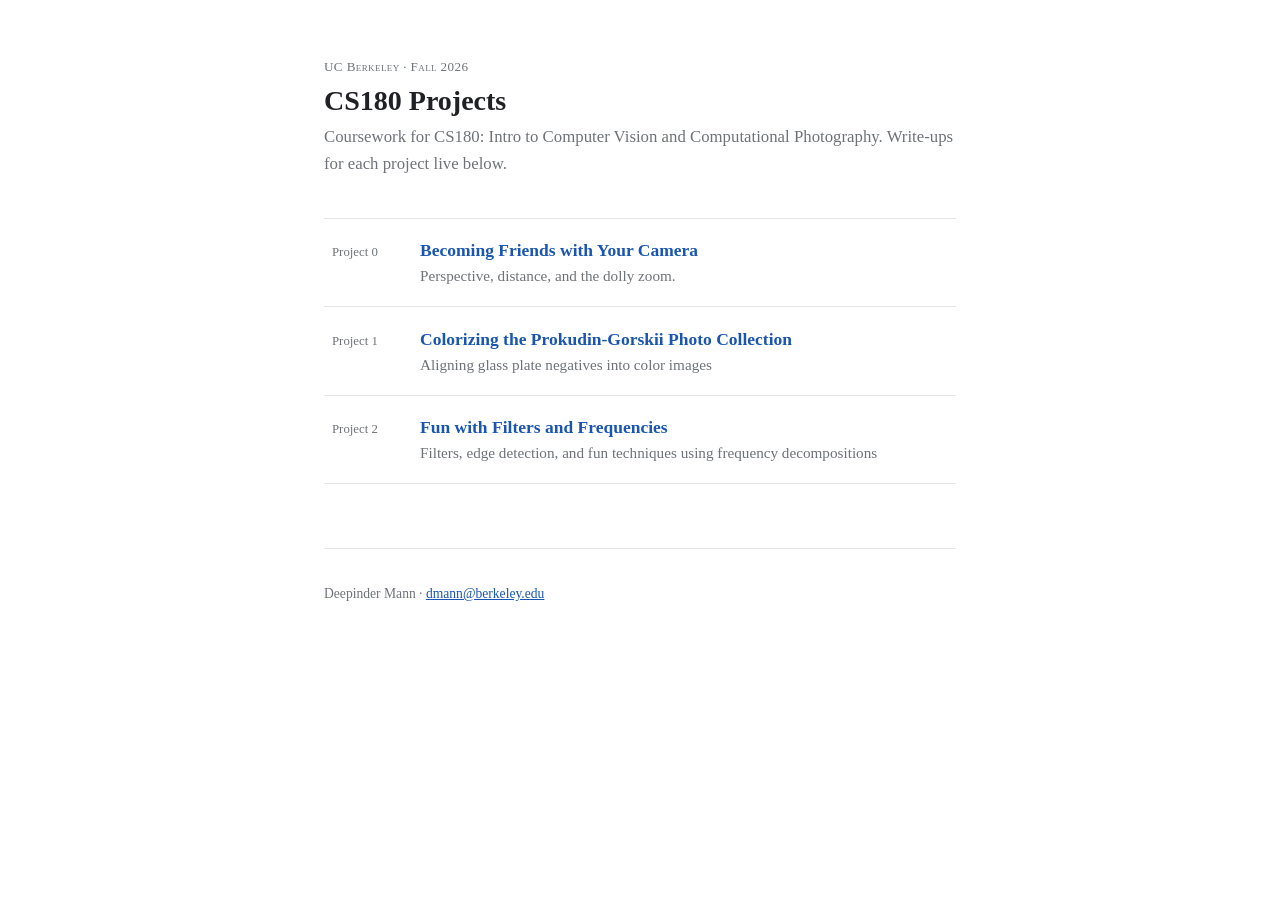
<file: index.html>
<!DOCTYPE html>
<html lang="en">
<head>
<meta charset="utf-8">
<meta name="viewport" content="width=device-width, initial-scale=1">
<title>CS180 Projects — Deepinder Mann</title>
<link rel="stylesheet" href="assets/css/style.css?v=2">
</head>
<body>
<div class="wrap">

  <p class="meta">UC Berkeley &middot; Fall 2026</p>
  <h1>CS180 Projects</h1>
  <p class="subtitle">
    Coursework for CS180: Intro to Computer Vision and Computational Photography.
    Write-ups for each project live below.
  </p>

  <ul class="projects">
    <li>
      <a href="proj0/index.html">
        <span class="num">Project 0</span>
        <span>
          <span class="name">Becoming Friends with Your Camera</span>
          <span class="desc">Perspective, distance, and the dolly zoom.</span>
        </span>
      </a>
    </li>
    <li>
      <a href="proj1/index.html">
        <span class="num">Project 1</span>
        <span>
          <span class="name">Colorizing the Prokudin-Gorskii Photo Collection</span>
          <span class="desc">Aligning glass plate negatives into color images</span>
        </span>
      </a>
    </li>
    <li>
      <a href="proj2/index.html">
        <span class="num">Project 2</span>
        <span>
          <span class="name">Fun with Filters and Frequencies</span>
          <span class="desc">Filters, edge detection, and fun techniques using frequency decompositions</span>
        </span>
      </a>
    </li>
  </ul>

  <footer>
    <p>Deepinder Mann &middot; <a href="mailto:dmann@berkeley.edu">dmann@berkeley.edu</a></p>
  </footer>

</div>
</body>
</html>
</file>
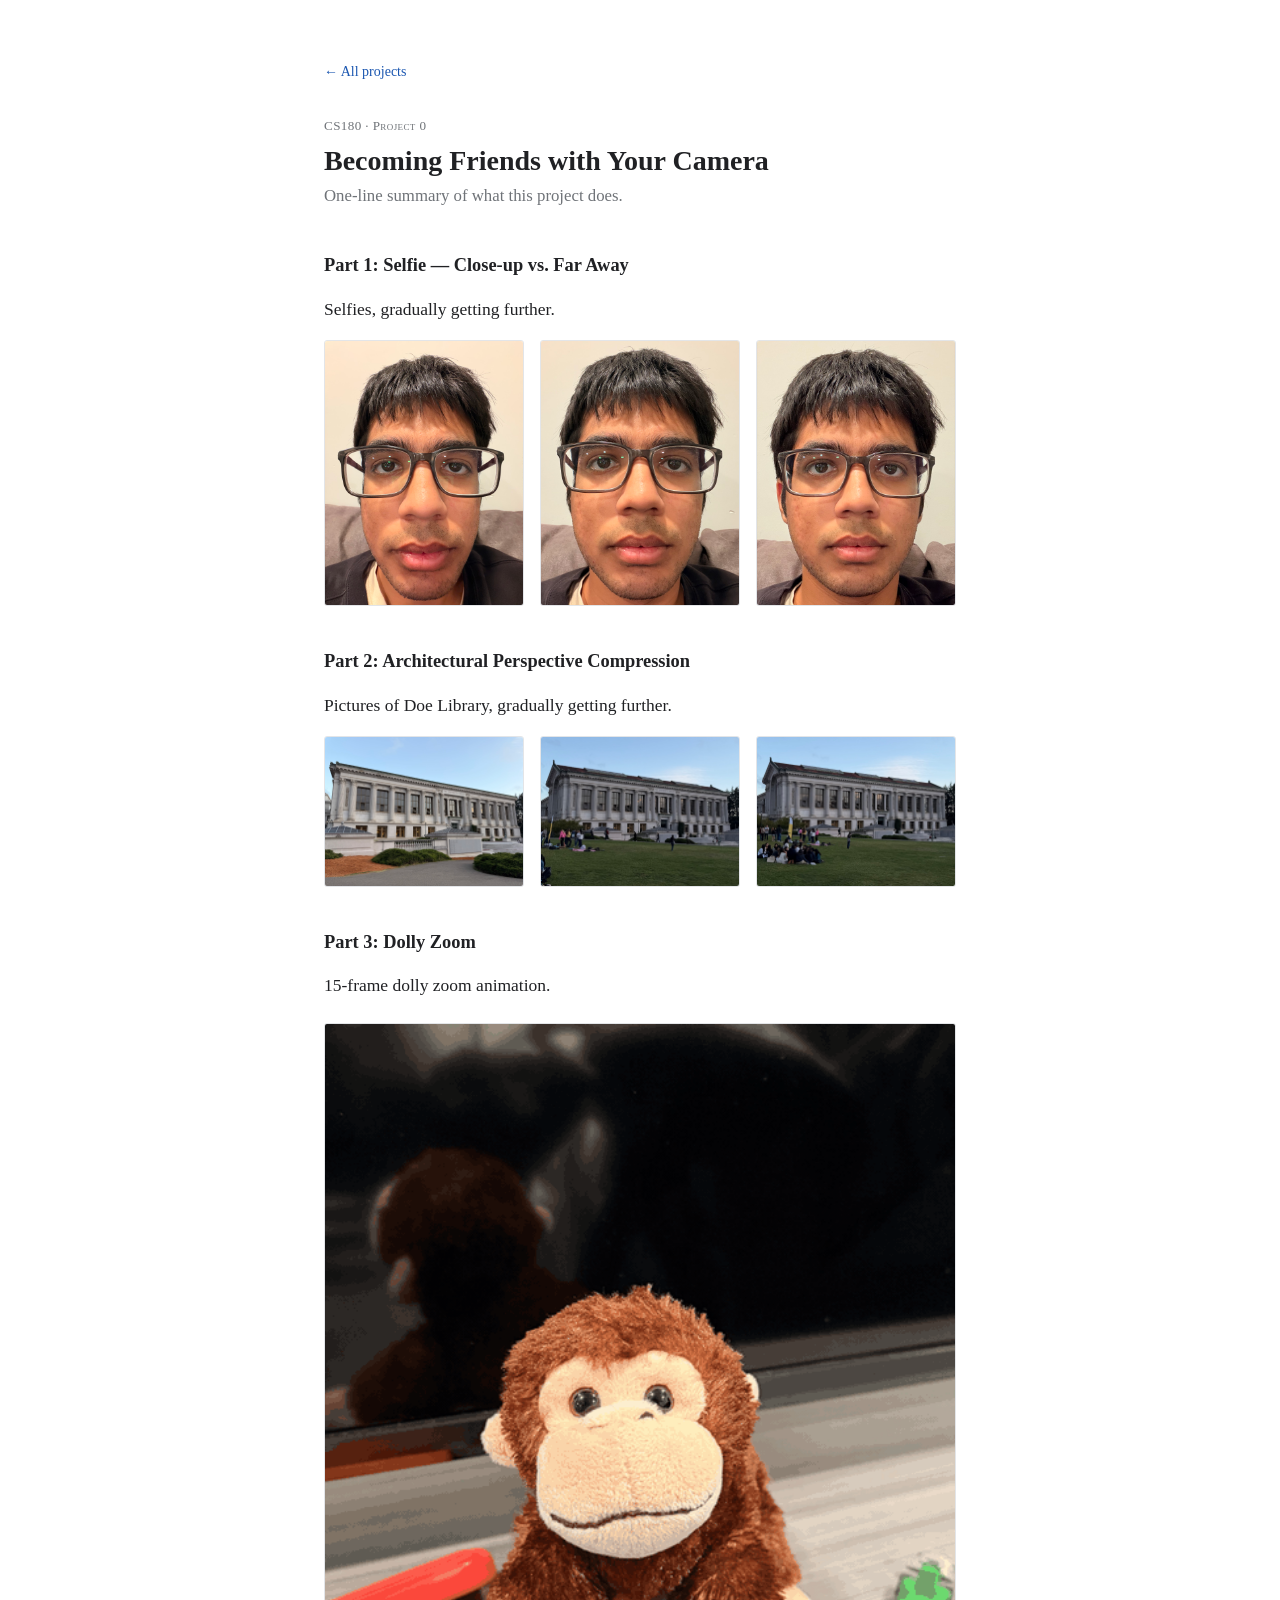
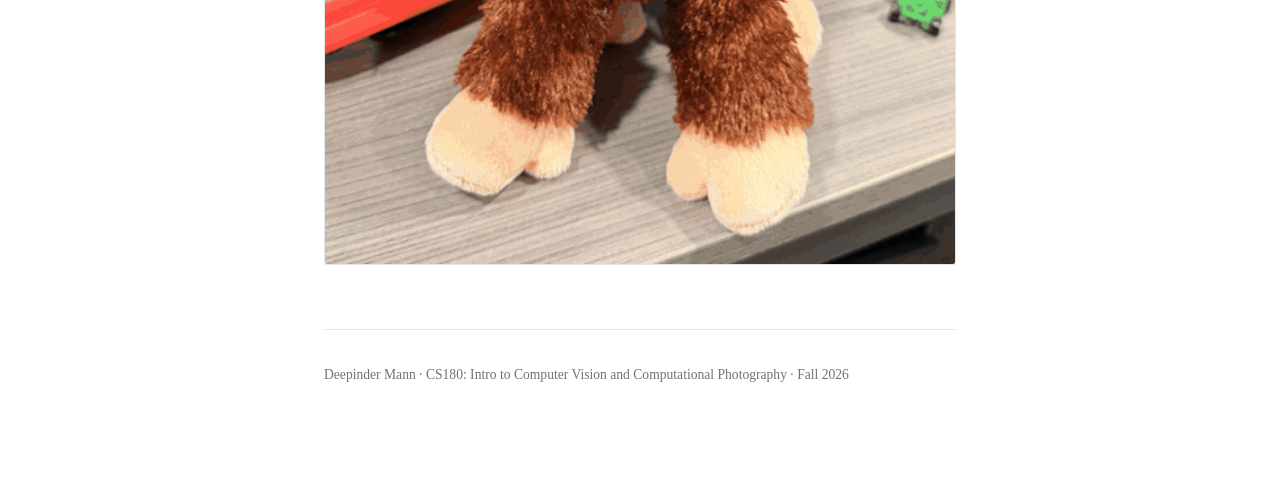
<file: proj0/index.html>
<!DOCTYPE html>
<html lang="en">
<head>
<meta charset="utf-8">
<meta name="viewport" content="width=device-width, initial-scale=1">
<title>Project 0 — Becoming Friends with Your Camera | CS180</title>
<link rel="stylesheet" href="../assets/css/style.css?v=2">
</head>
<body>
<div class="wrap">

  <a class="back" href="../index.html">&larr; All projects</a>

  <p class="meta">CS180 &middot; Project 0</p>
  <h1>Becoming Friends with Your Camera</h1>
  <p class="subtitle">One-line summary of what this project does.</p>

  <h2>Part 1: Selfie — Close-up vs. Far Away</h2>
  <p>Selfies, gradually getting further.</p>

  <div class="grid">
    <img src="../assets/proj0/selfie-1.jpg" alt="Selfie taken closest to the camera">
    <img src="../assets/proj0/selfie-2.jpg" alt="Selfie taken at a middle distance">
    <img src="../assets/proj0/selfie-3.jpg" alt="Selfie taken furthest from the camera">
  </div>

  <h2>Part 2: Architectural Perspective Compression</h2>
  <p>Pictures of Doe Library, gradually getting further.</p>

  <div class="grid">
    <img src="../assets/proj0/building-1.jpg" alt="Doe Library, closest">
    <img src="../assets/proj0/building-2.jpg" alt="Doe Library, middle distance">
    <img src="../assets/proj0/building-3.jpg" alt="Doe Library, furthest">
  </div>

  <h2>Part 3: Dolly Zoom</h2>
  <p>15-frame dolly zoom animation.</p>

  <figure>
    <img src="../assets/proj0/dolly-zoom.gif" alt="Dolly zoom animation, 15 frames">
  </figure>

  <footer>
    <p>Deepinder Mann &middot; CS180: Intro to Computer Vision and Computational Photography &middot; Fall 2026</p>
  </footer>

</div>
</body>
</html>
</file>
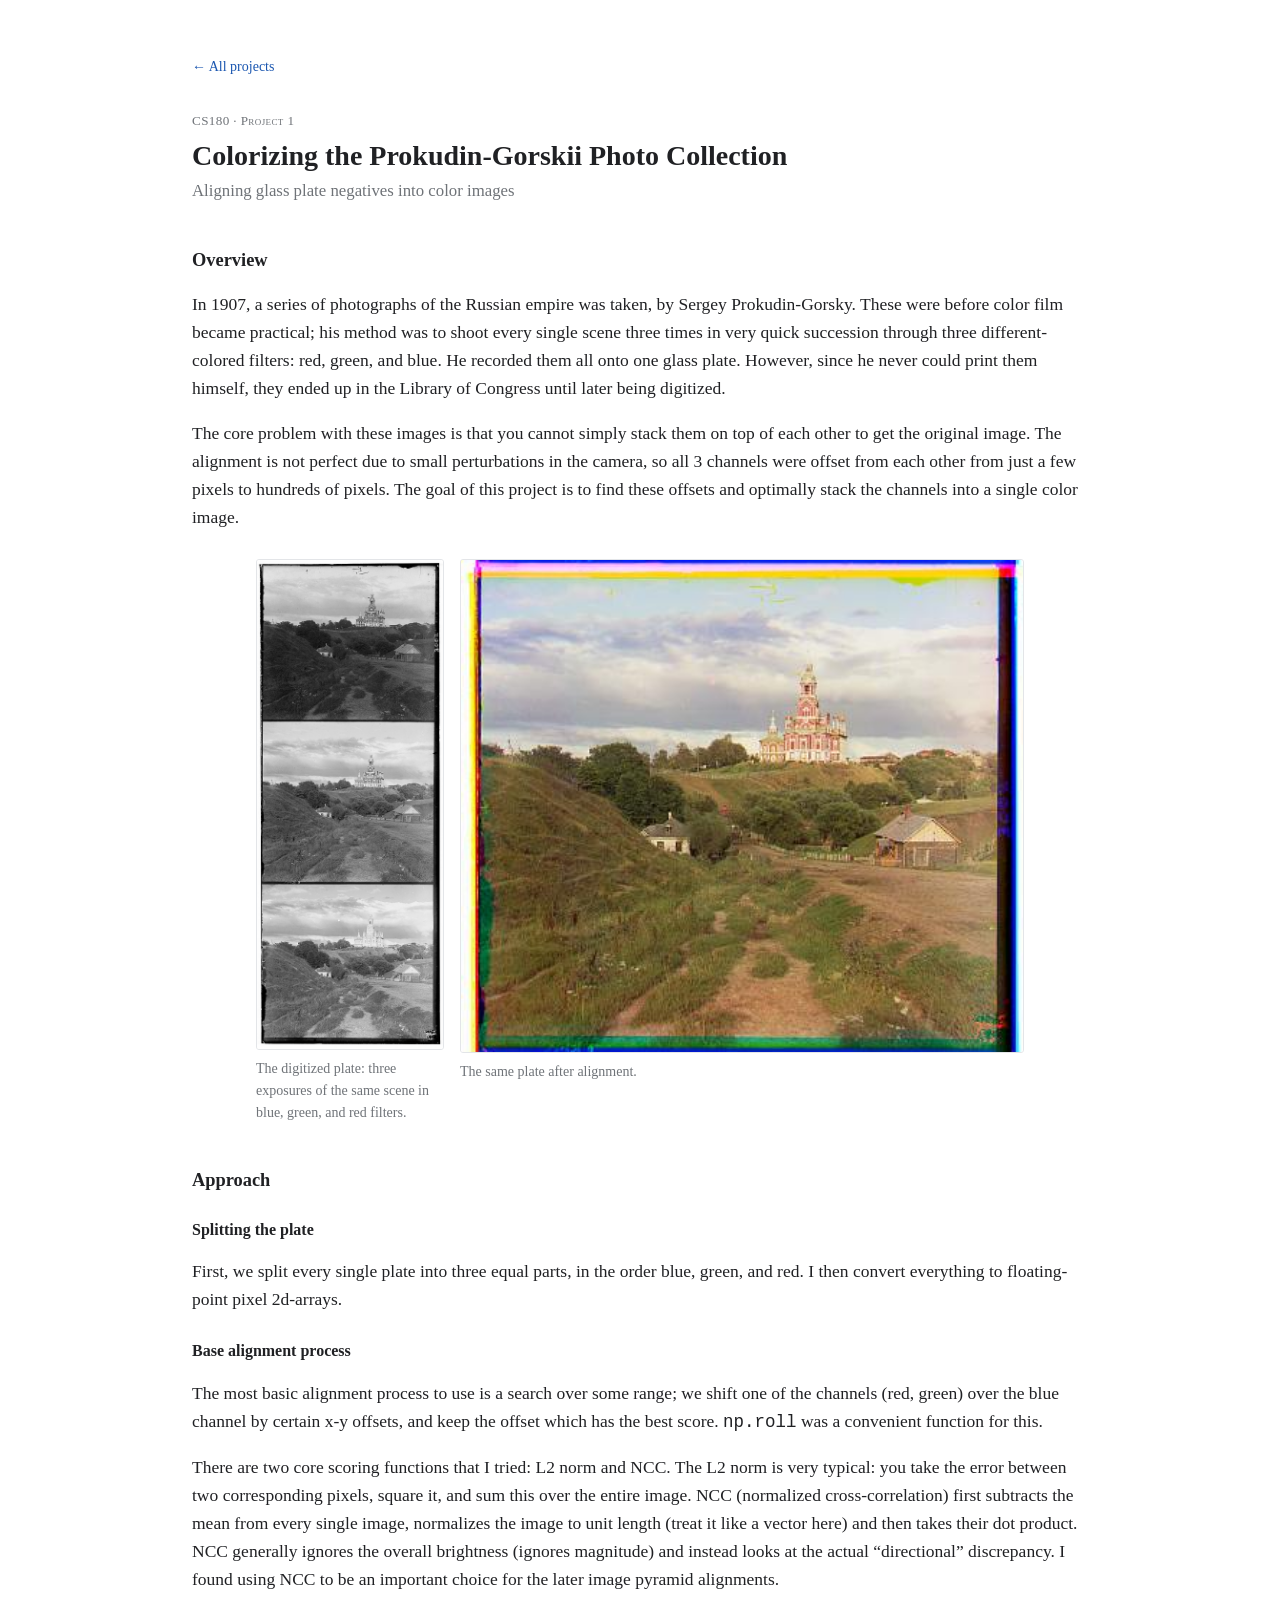
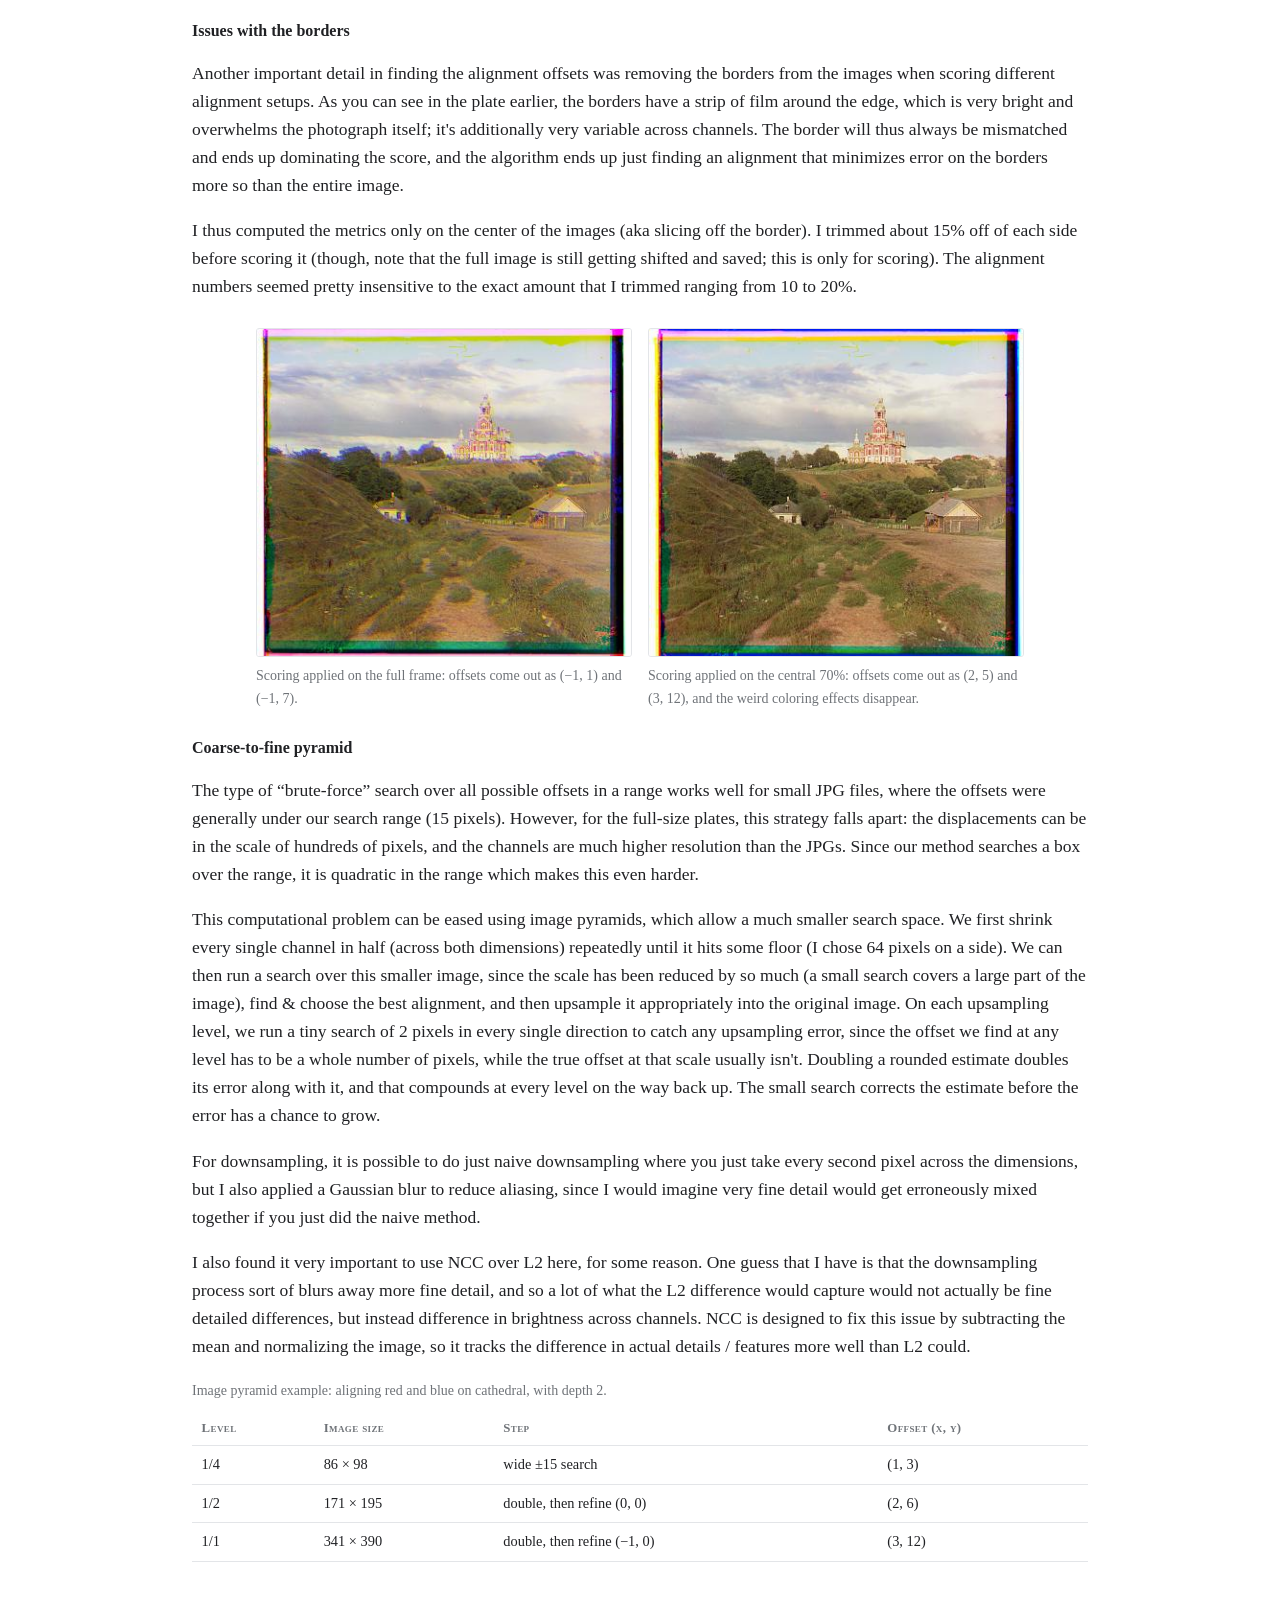
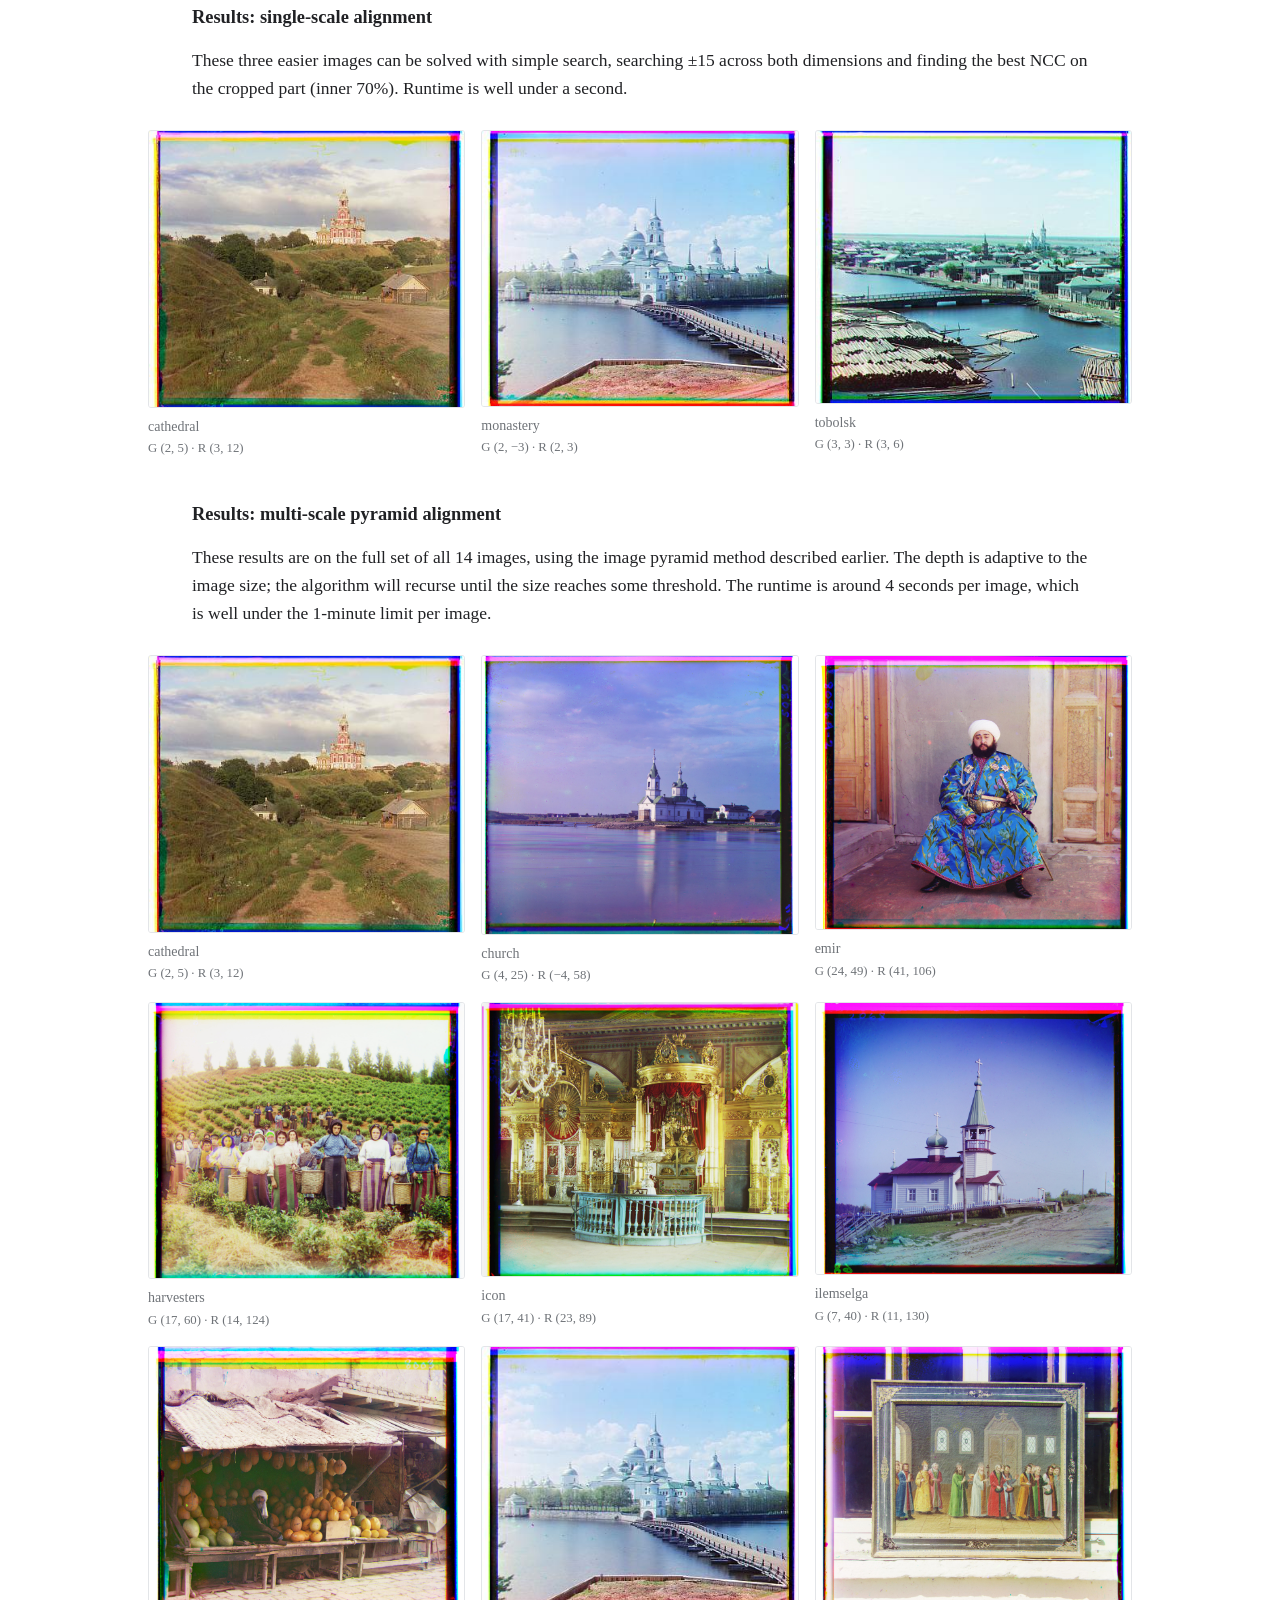
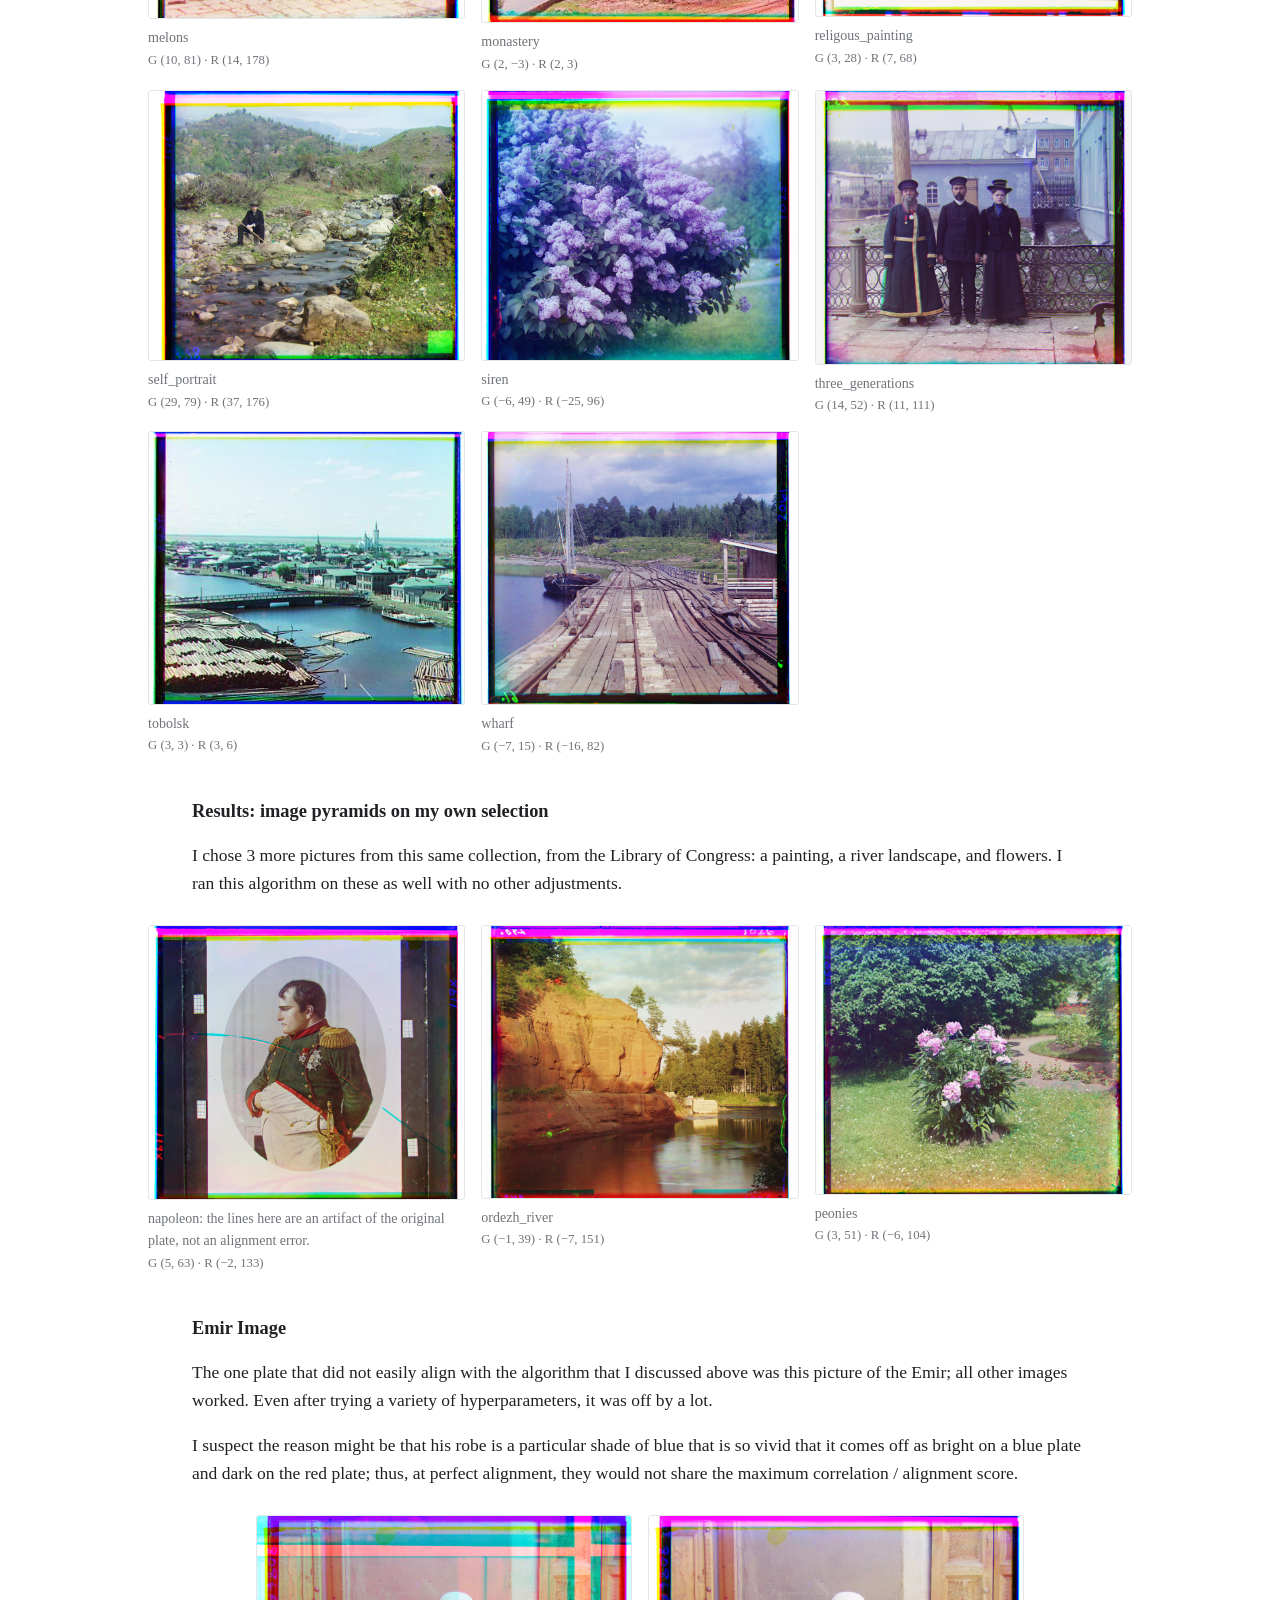
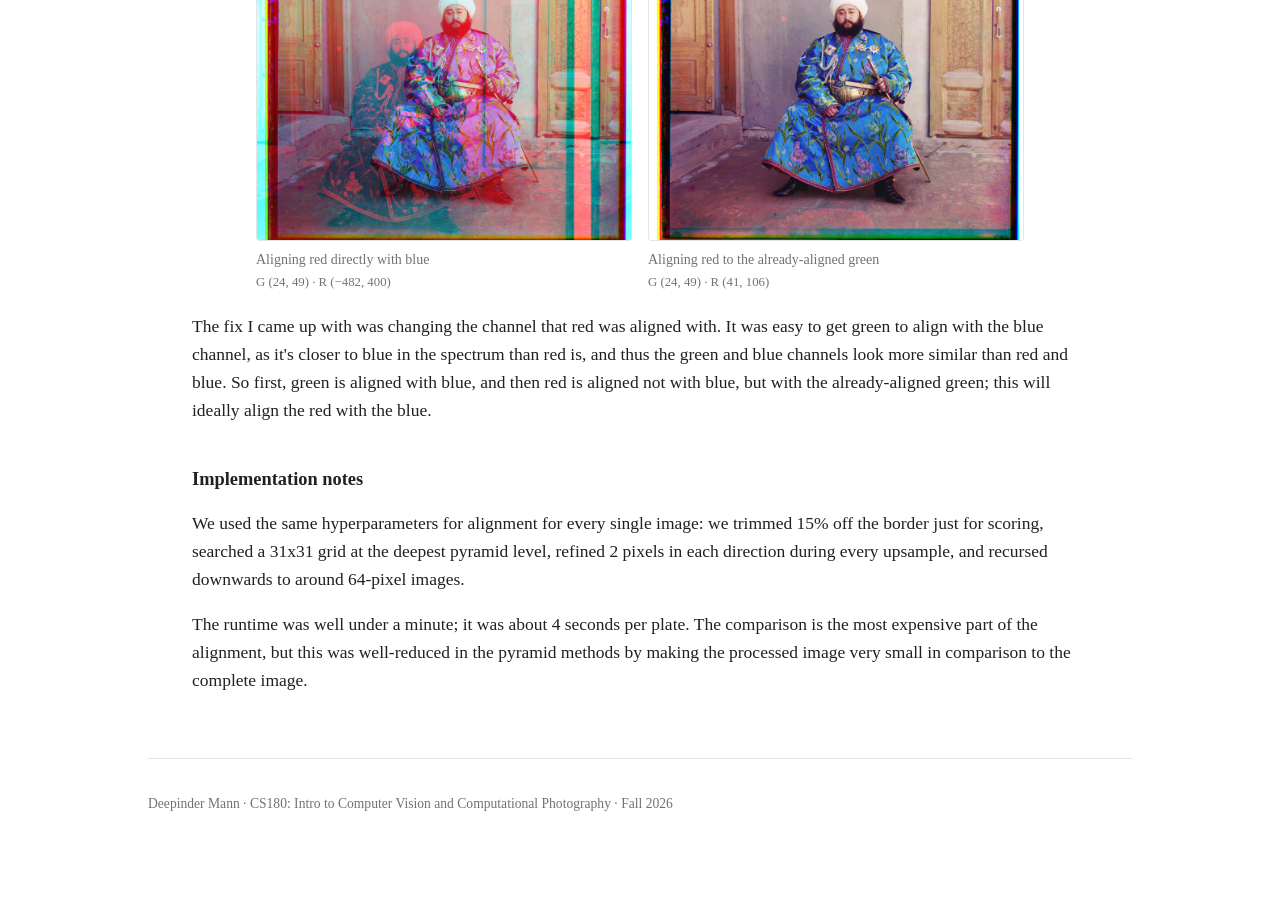
<file: proj1/index.html>
<!DOCTYPE html>
<html lang="en">
<head>
<meta charset="utf-8">
<meta name="viewport" content="width=device-width, initial-scale=1">
<title>Project 1 — Colorizing the Prokudin-Gorskii Photo Collection | CS180</title>
<link rel="stylesheet" href="../assets/css/style.css?v=2">
<style>
  /* Page-scoped additions: the shared sheet has no table or wrapping-gallery styles. */

  /* This write-up carries wide tables and an 18-image gallery, so it needs more
     room than the 42rem the shared sheet uses for prose-only pages. */
  .wrap { max-width: 64rem; }
  /* One centred column for everything textual - including the h1 and the back
     link, which otherwise stay pinned to the wrap's left edge and leave the page
     looking ragged. Images keep the full 64rem and bleed slightly wider. */
  .wrap > .back,
  .wrap > h1,
  .wrap > p,
  .wrap > h2,
  .wrap > h3,
  table, caption { max-width: 56rem; margin-inline: auto; }
  .wrap > .back { display: block; }
  table {
    width: 100%;
    border-collapse: collapse;
    font-size: 0.9rem;
    margin: 1.25rem auto 1.75rem;
  }
  th, td {
    text-align: left;
    padding: 0.45rem 0.6rem;
    border-bottom: 1px solid var(--rule);
  }
  th {
    font-size: 0.8rem;
    letter-spacing: 0.03em;
    font-variant: small-caps;
    font-weight: 600;
    color: var(--muted);
  }
  td.num { font-variant-numeric: tabular-nums; }
  caption {
    caption-side: top;
    text-align: left;
    font-size: 0.875rem;
    color: var(--muted);
    padding-bottom: 0.5rem;
  }

  /* Many-image gallery: three per row and wrapping, where .grid would put
     everything in one row. Matches the width of the three-up .grid sections. */
  .gallery {
    display: grid;
    grid-template-columns: repeat(3, 1fr);
    gap: 1rem 1rem;
  }
  .gallery figure { margin: 0; }
  .gallery figcaption { font-size: 0.875rem; margin-top: 0.5rem; }

  /* Stack on narrow screens, as the shared sheet does for .grid. */
  @media (max-width: 34rem) {
    .gallery { grid-template-columns: 1fr; }
    .plate-pair { grid-template-columns: 1fr; }
  }

  /* The raw plate is 3x taller than it is wide. Rather than shrinking the image
     inside an equal column (which strands whitespace beside it and leaves the
     caption wider than the picture), give it a column a third the width: the
     plate then renders 1 x 2.626 against the composite's 3 x 0.874, i.e. the
     same height, with captions matching their images. */
  .plate-pair { grid-template-columns: 1fr 3fr; align-items: start; }

  /* Even out the space around image blocks. By default the gap below a set was
     the figure's own bottom margin plus the next heading's 2.75rem top margin,
     while the gap above was only the paragraph's margin, so text sat tight
     against the images below it and far from the ones above. */
  .grid, .gallery { margin: 1.75rem auto 1.25rem; }
  .grid > figure, .gallery > figure { margin: 0; }

  /* Two-up comparison pairs. At the full 64rem these render much larger than the
     three-up sets and overpower the surrounding text, so give them their own
     narrower measure. */
  .pair { max-width: 48rem; margin-inline: auto; }

  /* Displacement vectors shown under each image. */
  .off {
    display: block;
    font-variant-numeric: tabular-nums;
    font-size: 0.8rem;
    color: var(--muted);
  }
</style>
</head>
<body>
<div class="wrap">

  <a class="back" href="../index.html">&larr; All projects</a>

  <p class="meta">CS180 &middot; Project 1</p>
  <h1>Colorizing the Prokudin-Gorskii Photo Collection</h1>
  <p class="subtitle">Aligning glass plate negatives into color images</p>

  <h2>Overview</h2>
  <p>
    In 1907, a series of photographs of the Russian empire was taken, by Sergey Prokudin-Gorsky. These were before
    color film became practical; his method was to shoot every single scene three times in
    very quick succession through three different-colored filters: red, green, and blue. He
    recorded them all onto one glass plate. However, since he never could print them
    himself, they ended up in the Library of Congress until later being digitized.
  </p>

  <p>
    The core problem with these images is that you cannot simply stack them on top of each
    other to get the original image. The alignment is not perfect due to small perturbations
    in the camera, so all 3 channels were offset from each other from just a few pixels to
    hundreds of pixels. The goal of this project is to find these offsets and optimally
    stack the channels into a single color image.
  </p>

  <div class="grid plate-pair pair">
    <figure>
      <img src="../assets/proj1/cathedral_plate.jpg" alt="Raw cathedral glass plate: three grayscale exposures stacked vertically">
      <figcaption>The digitized plate: three exposures of the same scene in blue, green, and red filters.</figcaption>
    </figure>
    <figure>
      <img src="../assets/proj1/cathedral.jpg" alt="Cathedral, aligned color composite">
      <figcaption>The same plate after alignment.</figcaption>
    </figure>
  </div>

  <h2>Approach</h2>

  <h3>Splitting the plate</h3>
  <p>
    First, we split every single plate into three equal parts, in the order blue, green,
    and red. I then convert everything to floating-point pixel 2d-arrays.
  </p>

  <h3>Base alignment process</h3>
  <p>
    The most basic alignment process to use is a search over some range; we shift one of the
    channels (red, green) over the blue channel by certain x-y offsets, and keep the offset
    which has the best score. <code>np.roll</code> was a convenient function for this.
  </p>

  <p>
    There are two core scoring functions that I tried: L2 norm and NCC. The L2 norm is very
    typical: you take the error between two corresponding pixels, square it, and sum this
    over the entire image. NCC (normalized cross-correlation) first subtracts the mean from every
    single image, normalizes the image to unit length (treat it like a vector here) and
    then takes their dot product. NCC generally ignores
    the overall brightness (ignores magnitude) and instead looks at the actual
    &ldquo;directional&rdquo; discrepancy. I found using NCC to be an important choice for
    the later image pyramid alignments.
  </p>

  <h3>Issues with the borders</h3>
  <p>
    Another important detail in finding the alignment offsets was removing the borders from
    the images when scoring different alignment setups. As you can see in the plate earlier,
    the borders have a strip of film around the edge, which is very bright and overwhelms
    the photograph itself; it's additionally very variable across channels. The border will
    thus always be mismatched and ends up dominating the score, and the algorithm ends up
    just finding an alignment that minimizes error on the borders more so than the entire
    image.
  </p>

  <p>
    I thus computed the metrics only on the center of the images (aka slicing off the
    border). I trimmed about 15% off of each side before scoring it (though, note that the
    full image is still getting shifted and saved; this is only for scoring). The alignment
    numbers seemed pretty insensitive to the exact amount that I trimmed ranging from 10 to
    20%.
  </p>

  <div class="grid pair">
    <figure>
      <img src="../assets/proj1/cathedral_nocrop.jpg" alt="Cathedral aligned without border cropping">
      <figcaption>Scoring applied on the full frame: offsets come out as (&minus;1,&nbsp;1) and (&minus;1,&nbsp;7).</figcaption>
    </figure>
    <figure>
      <img src="../assets/proj1/cathedral.jpg" alt="Cathedral aligned with border cropping">
      <figcaption>Scoring applied on the central 70%: offsets come out as (2,&nbsp;5) and (3,&nbsp;12), and the weird coloring effects disappear.</figcaption>
    </figure>
  </div>

  <h3>Coarse-to-fine pyramid</h3>
  <p>
    The type of &ldquo;brute-force&rdquo; search over all possible offsets in a range works
    well for small JPG files, where the offsets were generally under our search range (15
    pixels). However, for the full-size plates, this strategy falls apart: the displacements
    can be in the scale of hundreds of pixels, and the channels are much higher resolution
    than the JPGs. Since our method searches a box over the range, it is quadratic in the
    range which makes this even harder.
  </p>

  <p>
    This computational problem can be eased using image pyramids, which allow a much smaller
    search space. We first shrink every single channel in half (across both dimensions)
    repeatedly until it hits some floor (I chose 64 pixels on a side). We can then run a
    search over this smaller image, since the scale has been reduced by so much (a small
    search covers a large part of the image), find &amp; choose the best alignment, and then
    upsample it appropriately into the original image. On each upsampling level, we run a
    tiny search of 2 pixels in every single direction to catch any upsampling error, since
    the offset we find at any level has to be a whole number of pixels, while the true
    offset at that scale usually isn't. Doubling a rounded estimate doubles its error along
    with it, and that compounds at every level on the way back up. The small search corrects
    the estimate before the error has a chance to grow.
  </p>

  <p>
    For downsampling, it is possible to do just naive downsampling where you just take every
    second pixel across the dimensions, but I also applied a Gaussian blur to reduce
    aliasing, since I would imagine very fine detail would get erroneously mixed together if
    you just did the naive method.
  </p>

  <p>
    I also found it very important to use NCC over L2 here, for some reason. One guess that I
    have is that the downsampling process sort of blurs away more fine detail, and so a lot
    of what the L2 difference would capture would not actually be fine detailed differences,
    but instead difference in brightness across channels. NCC is designed to fix this issue
    by subtracting the mean and normalizing the image, so it tracks the difference in actual
    details / features more well than L2 could.
  </p>

  <table>
    <caption>Image pyramid example: aligning red and blue on cathedral, with depth 2.</caption>
    <thead>
      <tr><th>Level</th><th>Image size</th><th>Step</th><th>Offset (x,&nbsp;y)</th></tr>
    </thead>
    <tbody>
      <tr><td class="num">1/4</td><td class="num">86 &times; 98</td><td>wide &plusmn;15 search</td><td class="num">(1, 3)</td></tr>
      <tr><td class="num">1/2</td><td class="num">171 &times; 195</td><td>double, then refine (0,&nbsp;0)</td><td class="num">(2, 6)</td></tr>
      <tr><td class="num">1/1</td><td class="num">341 &times; 390</td><td>double, then refine (&minus;1,&nbsp;0)</td><td class="num">(3, 12)</td></tr>
    </tbody>
  </table>

  <h2>Results: single-scale alignment</h2>
  <p>
    These three easier images can be solved with simple search, searching &plusmn;15 across
    both dimensions and finding the best NCC on the cropped part (inner 70%). Runtime is well
    under a second.
  </p>


  <div class="grid">
    <figure>
      <img src="../assets/proj1/cathedral.jpg" alt="Cathedral">
      <figcaption>cathedral<span class="off">G (2, 5) &middot; R (3, 12)</span></figcaption>
    </figure>
    <figure>
      <img src="../assets/proj1/monastery.jpg" alt="Monastery">
      <figcaption>monastery<span class="off">G (2, &minus;3) &middot; R (2, 3)</span></figcaption>
    </figure>
    <figure>
      <img src="../assets/proj1/tobolsk.jpg" alt="Tobolsk">
      <figcaption>tobolsk<span class="off">G (3, 3) &middot; R (3, 6)</span></figcaption>
    </figure>
  </div>

  <h2>Results: multi-scale pyramid alignment</h2>
  <p>
    These results are on the full set of all 14 images, using the image pyramid method
    described earlier. The depth is adaptive to the image size; the algorithm will recurse
    until the size reaches some threshold. The runtime is around 4 seconds per image, which
    is well under the 1-minute limit per image.
  </p>


  <div class="gallery">
    <figure><img src="../assets/proj1/cathedral.jpg" alt="Cathedral"><figcaption>cathedral<span class="off">G (2, 5) &middot; R (3, 12)</span></figcaption></figure>
    <figure><img src="../assets/proj1/church.jpg" alt="Church"><figcaption>church<span class="off">G (4, 25) &middot; R (&minus;4, 58)</span></figcaption></figure>
    <figure><img src="../assets/proj1/emir.jpg" alt="Emir of Bukhara"><figcaption>emir<span class="off">G (24, 49) &middot; R (41, 106)</span></figcaption></figure>
    <figure><img src="../assets/proj1/harvesters.jpg" alt="Harvesters"><figcaption>harvesters<span class="off">G (17, 60) &middot; R (14, 124)</span></figcaption></figure>
    <figure><img src="../assets/proj1/icon.jpg" alt="Icon"><figcaption>icon<span class="off">G (17, 41) &middot; R (23, 89)</span></figcaption></figure>
    <figure><img src="../assets/proj1/ilemselga.jpg" alt="Ilemselga"><figcaption>ilemselga<span class="off">G (7, 40) &middot; R (11, 130)</span></figcaption></figure>
    <figure><img src="../assets/proj1/melons.jpg" alt="Melons"><figcaption>melons<span class="off">G (10, 81) &middot; R (14, 178)</span></figcaption></figure>
    <figure><img src="../assets/proj1/monastery.jpg" alt="Monastery"><figcaption>monastery<span class="off">G (2, &minus;3) &middot; R (2, 3)</span></figcaption></figure>
    <figure><img src="../assets/proj1/religous_painting.jpg" alt="Religious painting"><figcaption>religous_painting<span class="off">G (3, 28) &middot; R (7, 68)</span></figcaption></figure>
    <figure><img src="../assets/proj1/self_portrait.jpg" alt="Self portrait"><figcaption>self_portrait<span class="off">G (29, 79) &middot; R (37, 176)</span></figcaption></figure>
    <figure><img src="../assets/proj1/siren.jpg" alt="Siren"><figcaption>siren<span class="off">G (&minus;6, 49) &middot; R (&minus;25, 96)</span></figcaption></figure>
    <figure><img src="../assets/proj1/three_generations.jpg" alt="Three generations"><figcaption>three_generations<span class="off">G (14, 52) &middot; R (11, 111)</span></figcaption></figure>
    <figure><img src="../assets/proj1/tobolsk.jpg" alt="Tobolsk"><figcaption>tobolsk<span class="off">G (3, 3) &middot; R (3, 6)</span></figcaption></figure>
    <figure><img src="../assets/proj1/wharf.jpg" alt="Wharf"><figcaption>wharf<span class="off">G (&minus;7, 15) &middot; R (&minus;16, 82)</span></figcaption></figure>
  </div>

  <h2>Results: image pyramids on my own selection</h2>
  <p>
    I chose 3 more pictures from this same collection, from the Library of
    Congress: a painting, a river landscape, and flowers. I ran this algorithm on these as
    well with no other adjustments.
  </p>


  <div class="grid">
    <figure>
      <img src="../assets/proj1/napoleon.jpg" alt="Portrait of Napoleon">
      <figcaption>napoleon: the lines here are an artifact of the original plate, not an alignment error.<span class="off">G (5, 63) &middot; R (&minus;2, 133)</span></figcaption>
    </figure>
    <figure>
      <img src="../assets/proj1/ordezh_river.jpg" alt="Ordezh river">
      <figcaption>ordezh_river<span class="off">G (&minus;1, 39) &middot; R (&minus;7, 151)</span></figcaption>
    </figure>
    <figure>
      <img src="../assets/proj1/peonies.jpg" alt="Peonies">
      <figcaption>peonies<span class="off">G (3, 51) &middot; R (&minus;6, 104)</span></figcaption>
    </figure>
  </div>

  <h2>Emir Image</h2>
  <p>
    The one plate that did not easily align with the algorithm that I discussed above was
    this picture of the Emir; all other images worked. Even after trying a variety of
    hyperparameters, it was off by a lot.
  </p>

  <p>
    I suspect the reason might be that his robe is a particular shade of blue that is so
    vivid that it comes off as bright on a blue plate and dark on the red plate; thus, at
    perfect alignment, they would not share the maximum correlation / alignment score.
  </p>

  <div class="grid pair">
    <figure>
      <img src="../assets/proj1/emir_bad.jpg" alt="Emir, misaligned">
      <figcaption>Aligning red directly with blue<span class="off">G (24, 49) &middot; R (&minus;482, 400)</span></figcaption>
    </figure>
    <figure>
      <img src="../assets/proj1/emir.jpg" alt="Emir, aligned">
      <figcaption>Aligning red to the already-aligned green<span class="off">G (24, 49) &middot; R (41, 106)</span></figcaption>
    </figure>
  </div>

  <p>
    The fix I came up with was changing the channel that red was aligned with. It was easy to
    get green to align with the blue channel, as it's closer to blue in the spectrum than red
    is, and thus the green and blue channels look more similar than red and blue. So first,
    green is aligned with blue, and then red is aligned not with blue, but with the
    already-aligned green; this will ideally align the red with the blue.
  </p>

  <h2>Implementation notes</h2>
  <p>
    We used the same hyperparameters for alignment for every single image: we trimmed 15% off
    the border just for scoring, searched a 31x31 grid at the deepest pyramid level, refined 2
    pixels in each direction during every upsample, and recursed downwards to around
    64-pixel images.
  </p>

  <p>
    The runtime was well under a minute; it was about 4 seconds per plate. The comparison is
    the most expensive part of the alignment, but this was well-reduced in the pyramid methods
    by making the processed image very small in comparison to the complete image.
  </p>


  <footer>
    <p>Deepinder Mann &middot; CS180: Intro to Computer Vision and Computational Photography &middot; Fall 2026</p>
  </footer>

</div>
</body>
</html>
</file>
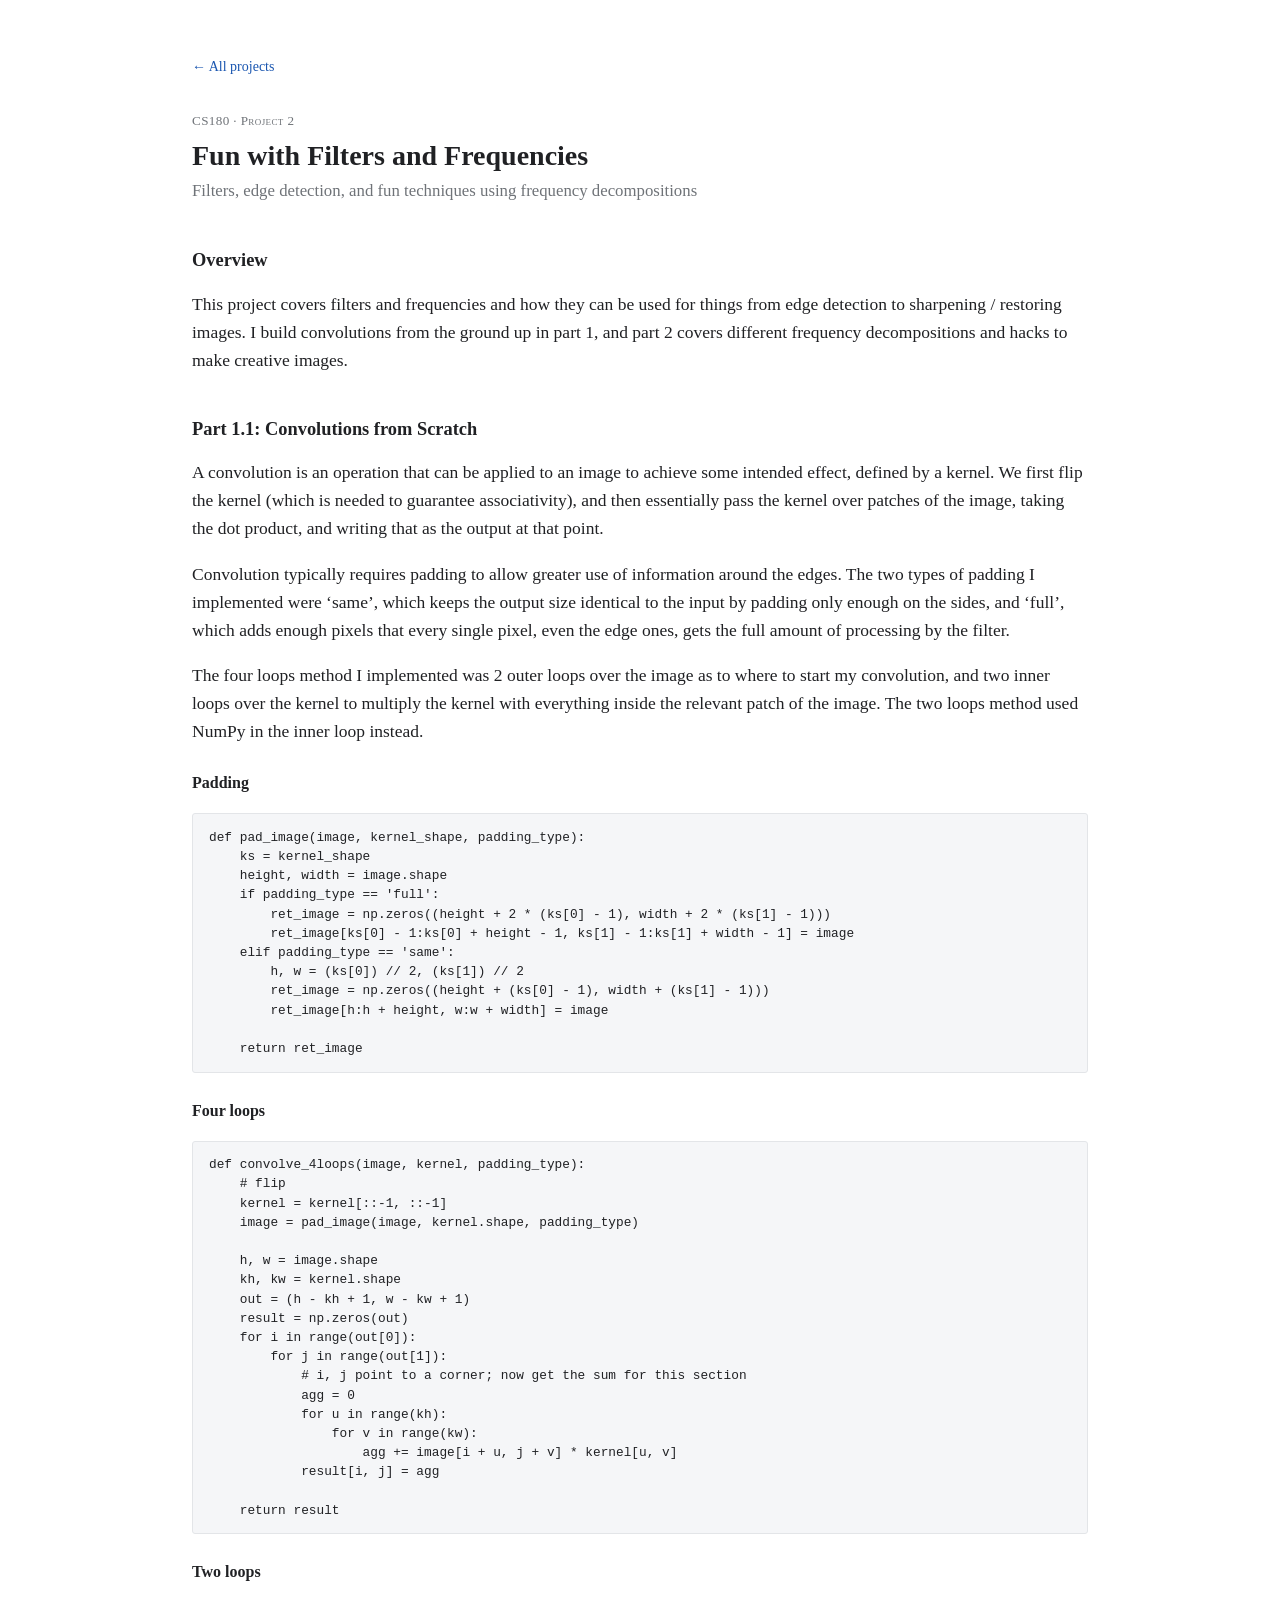
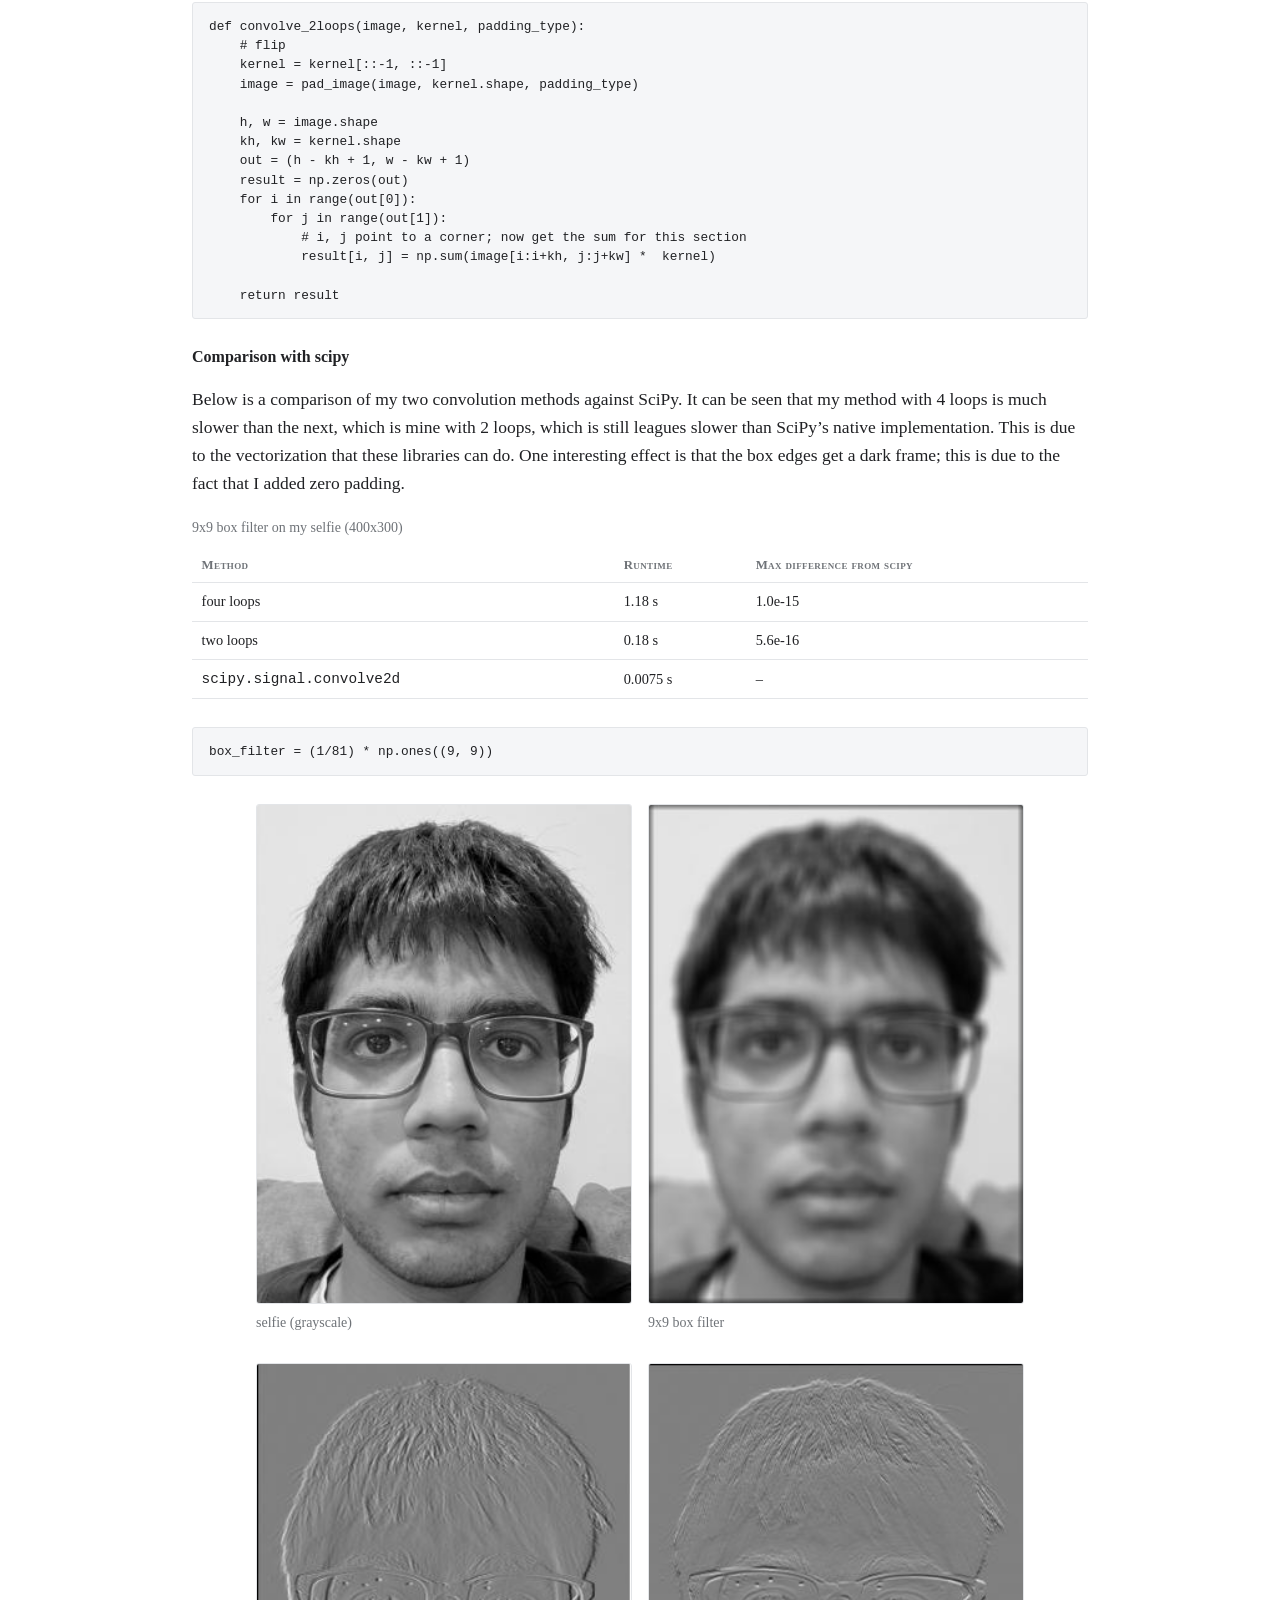
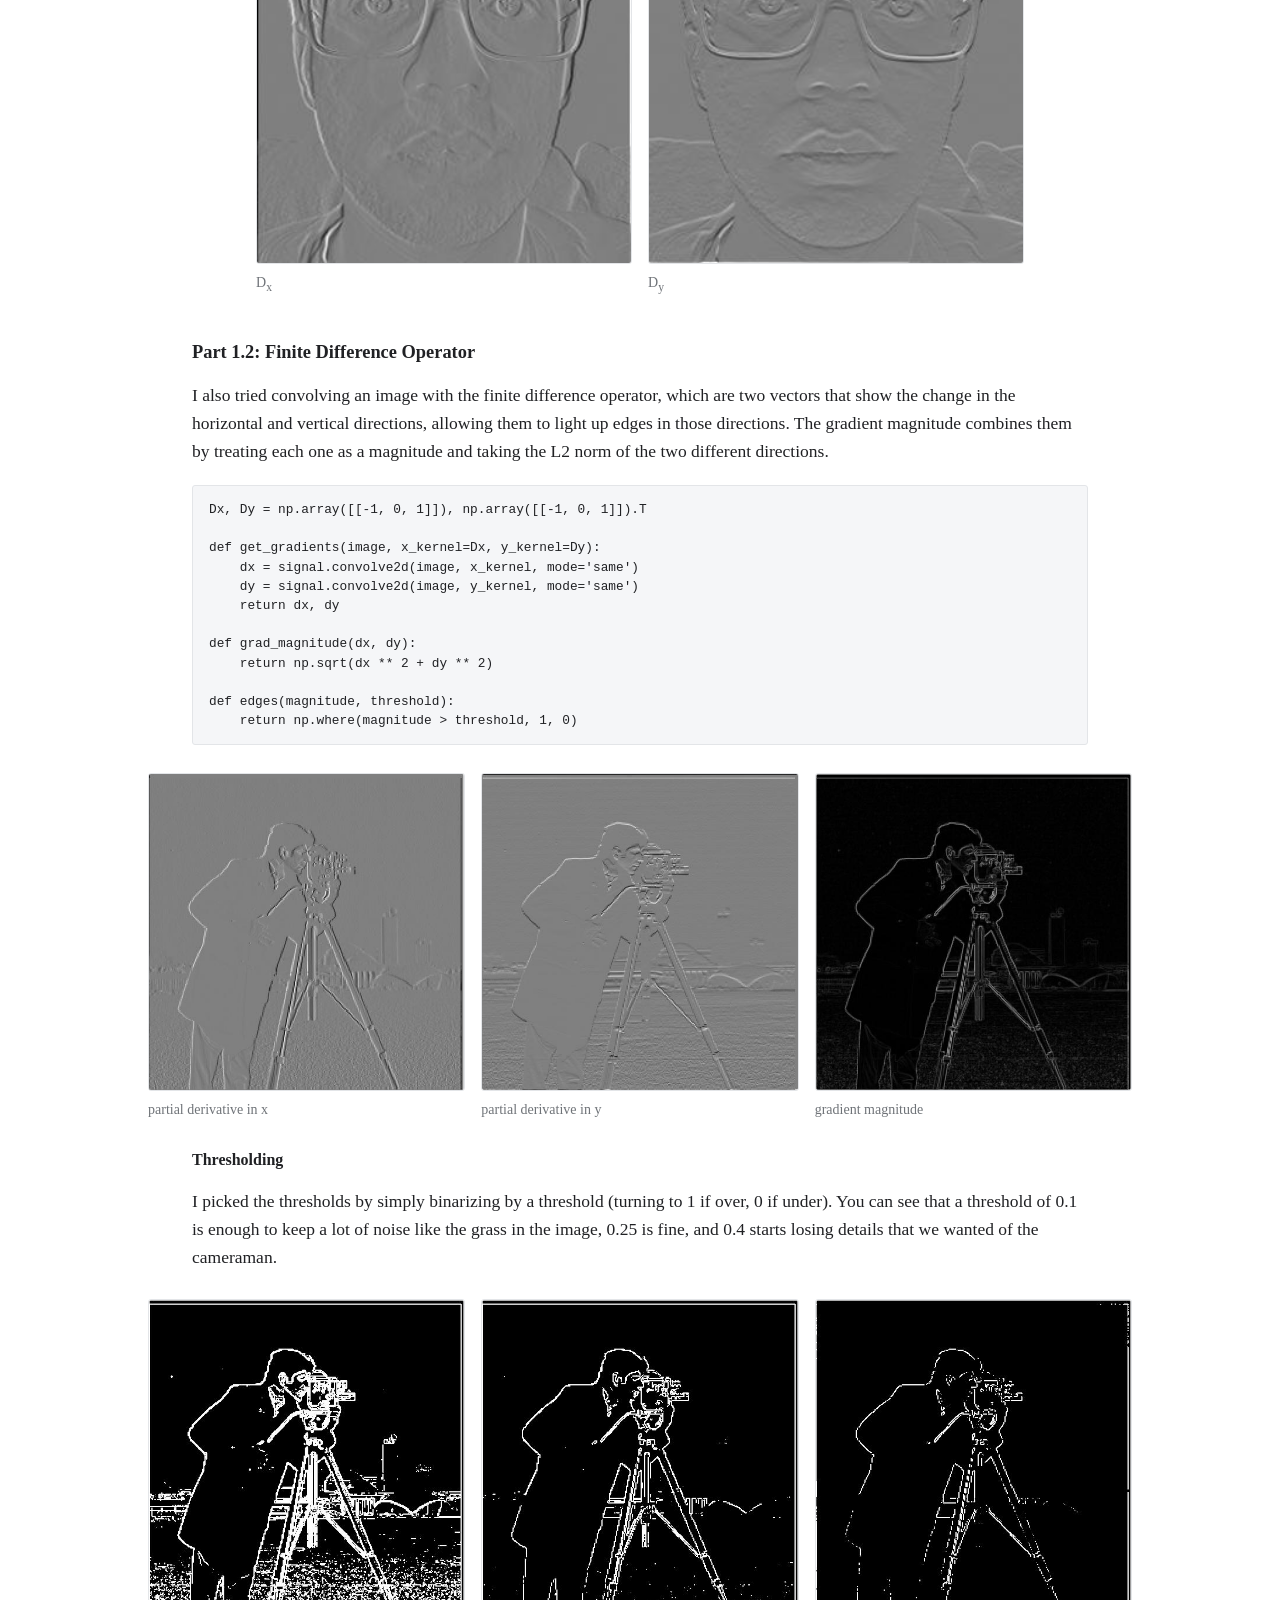
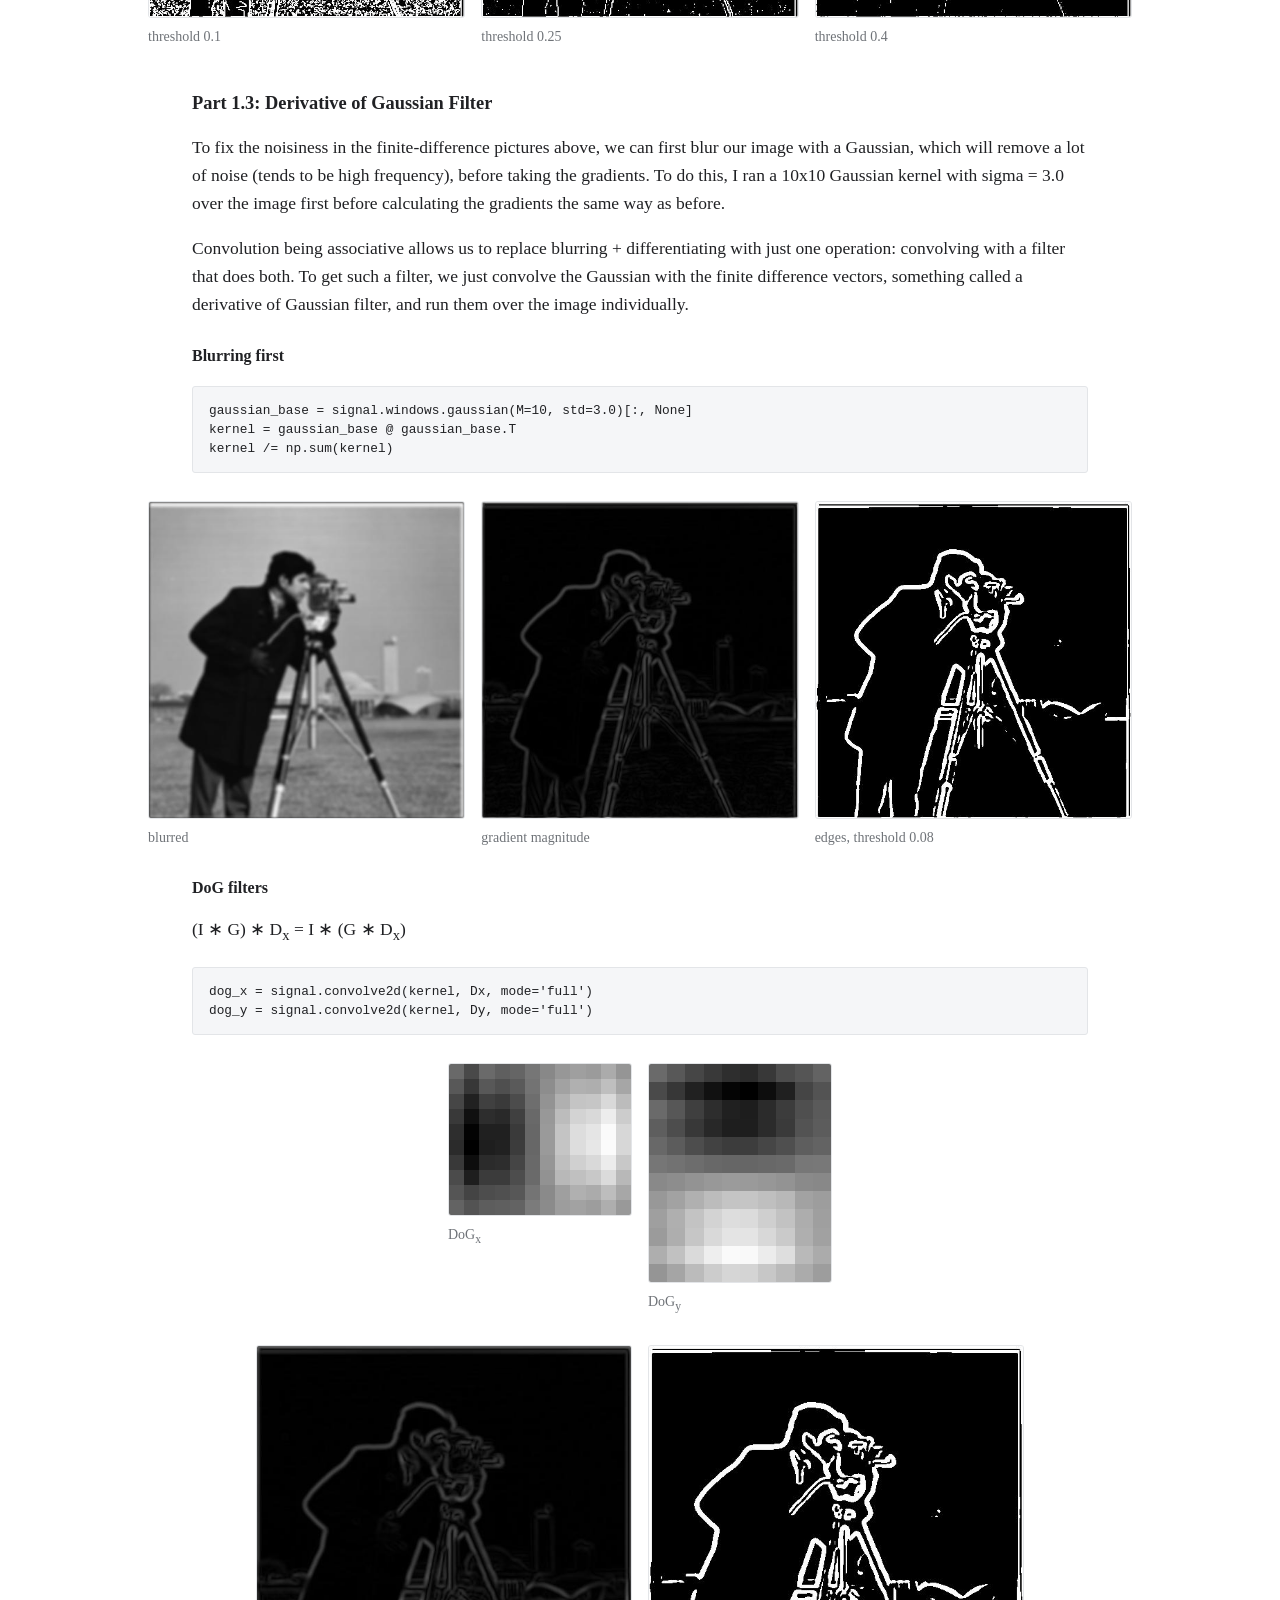
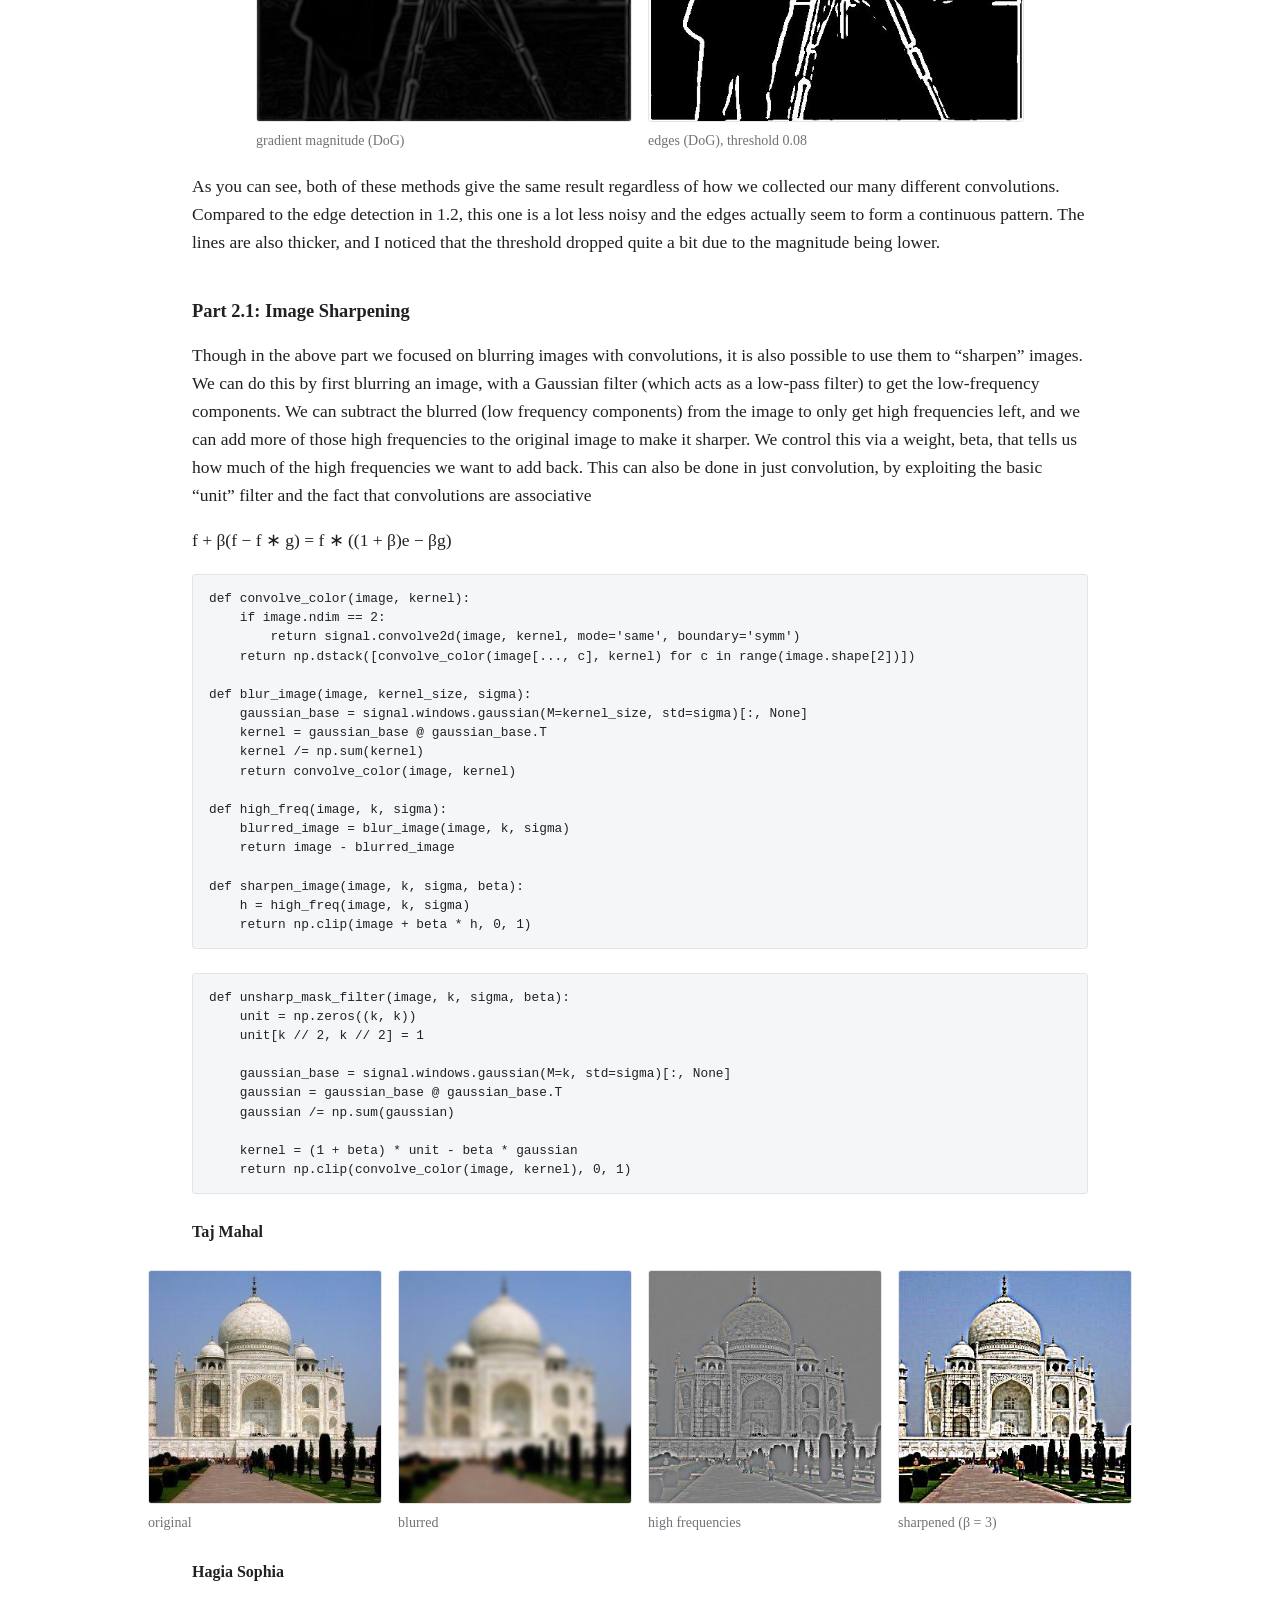
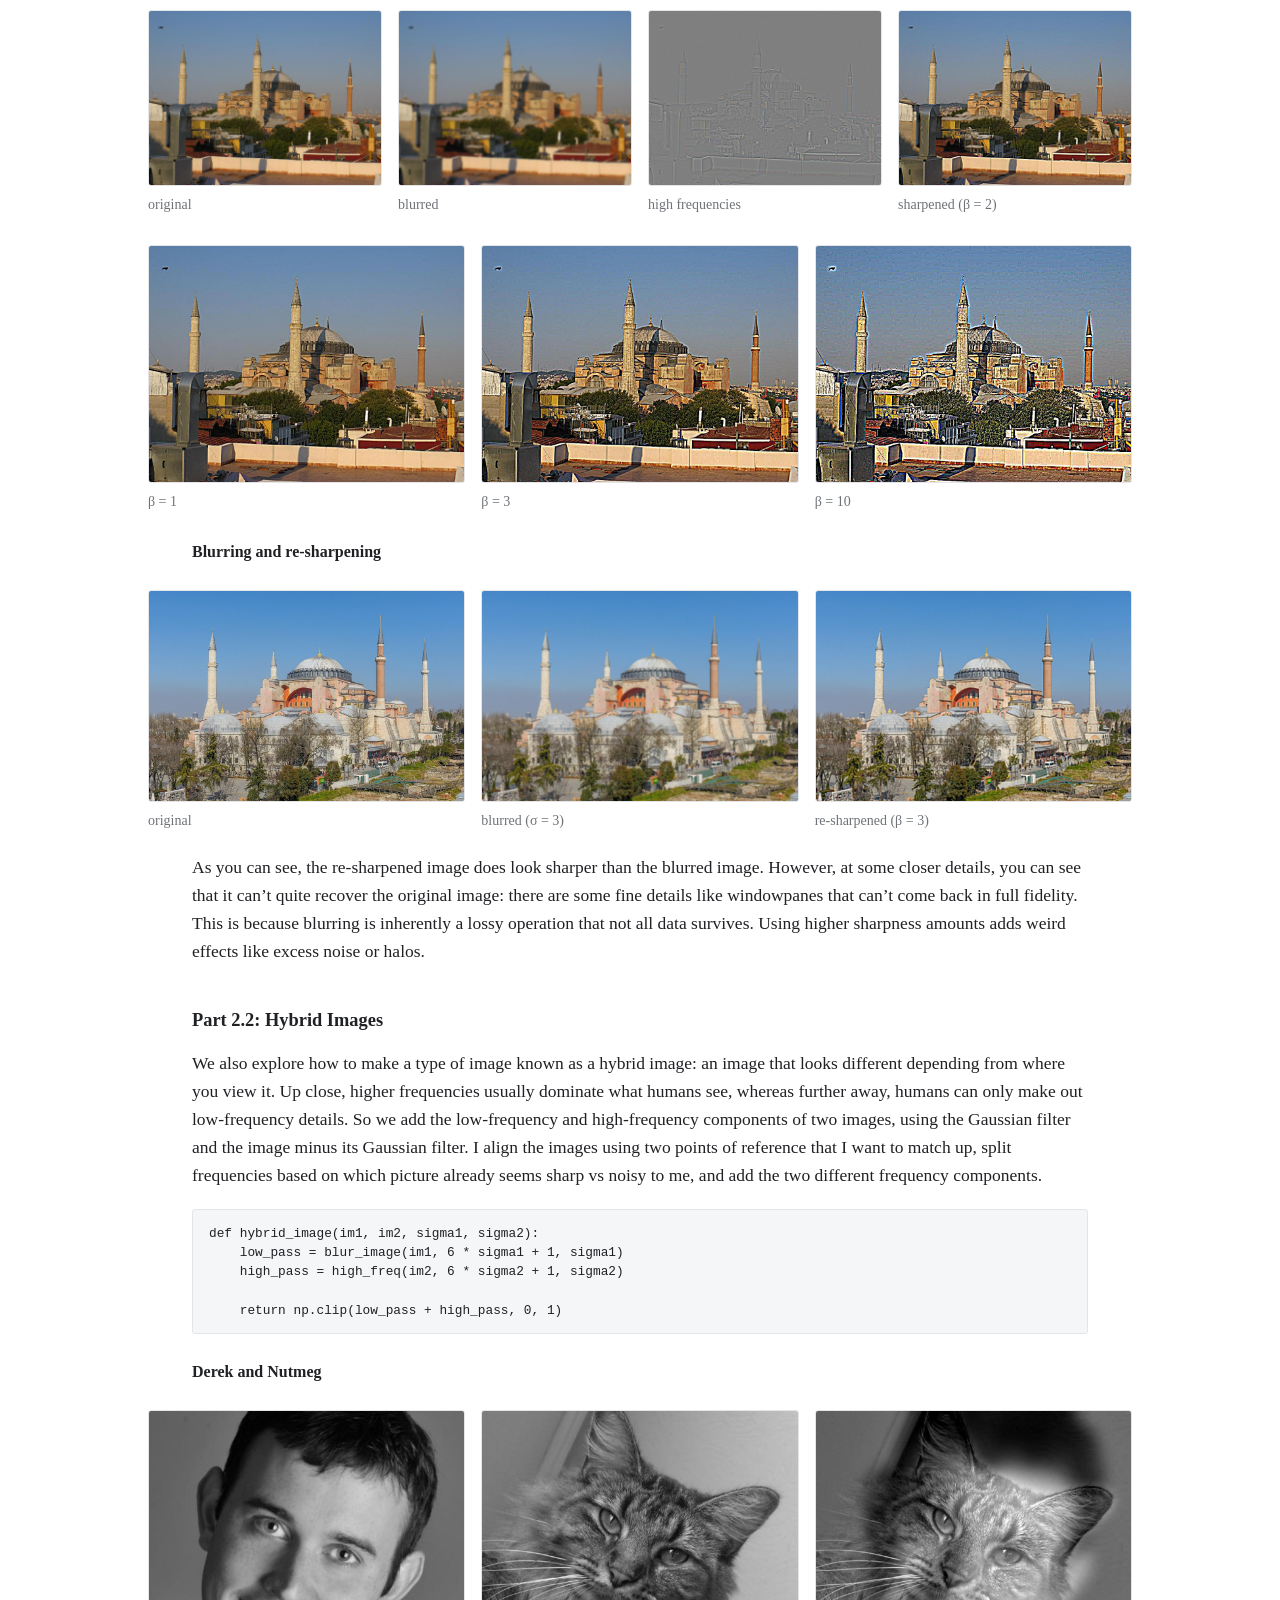
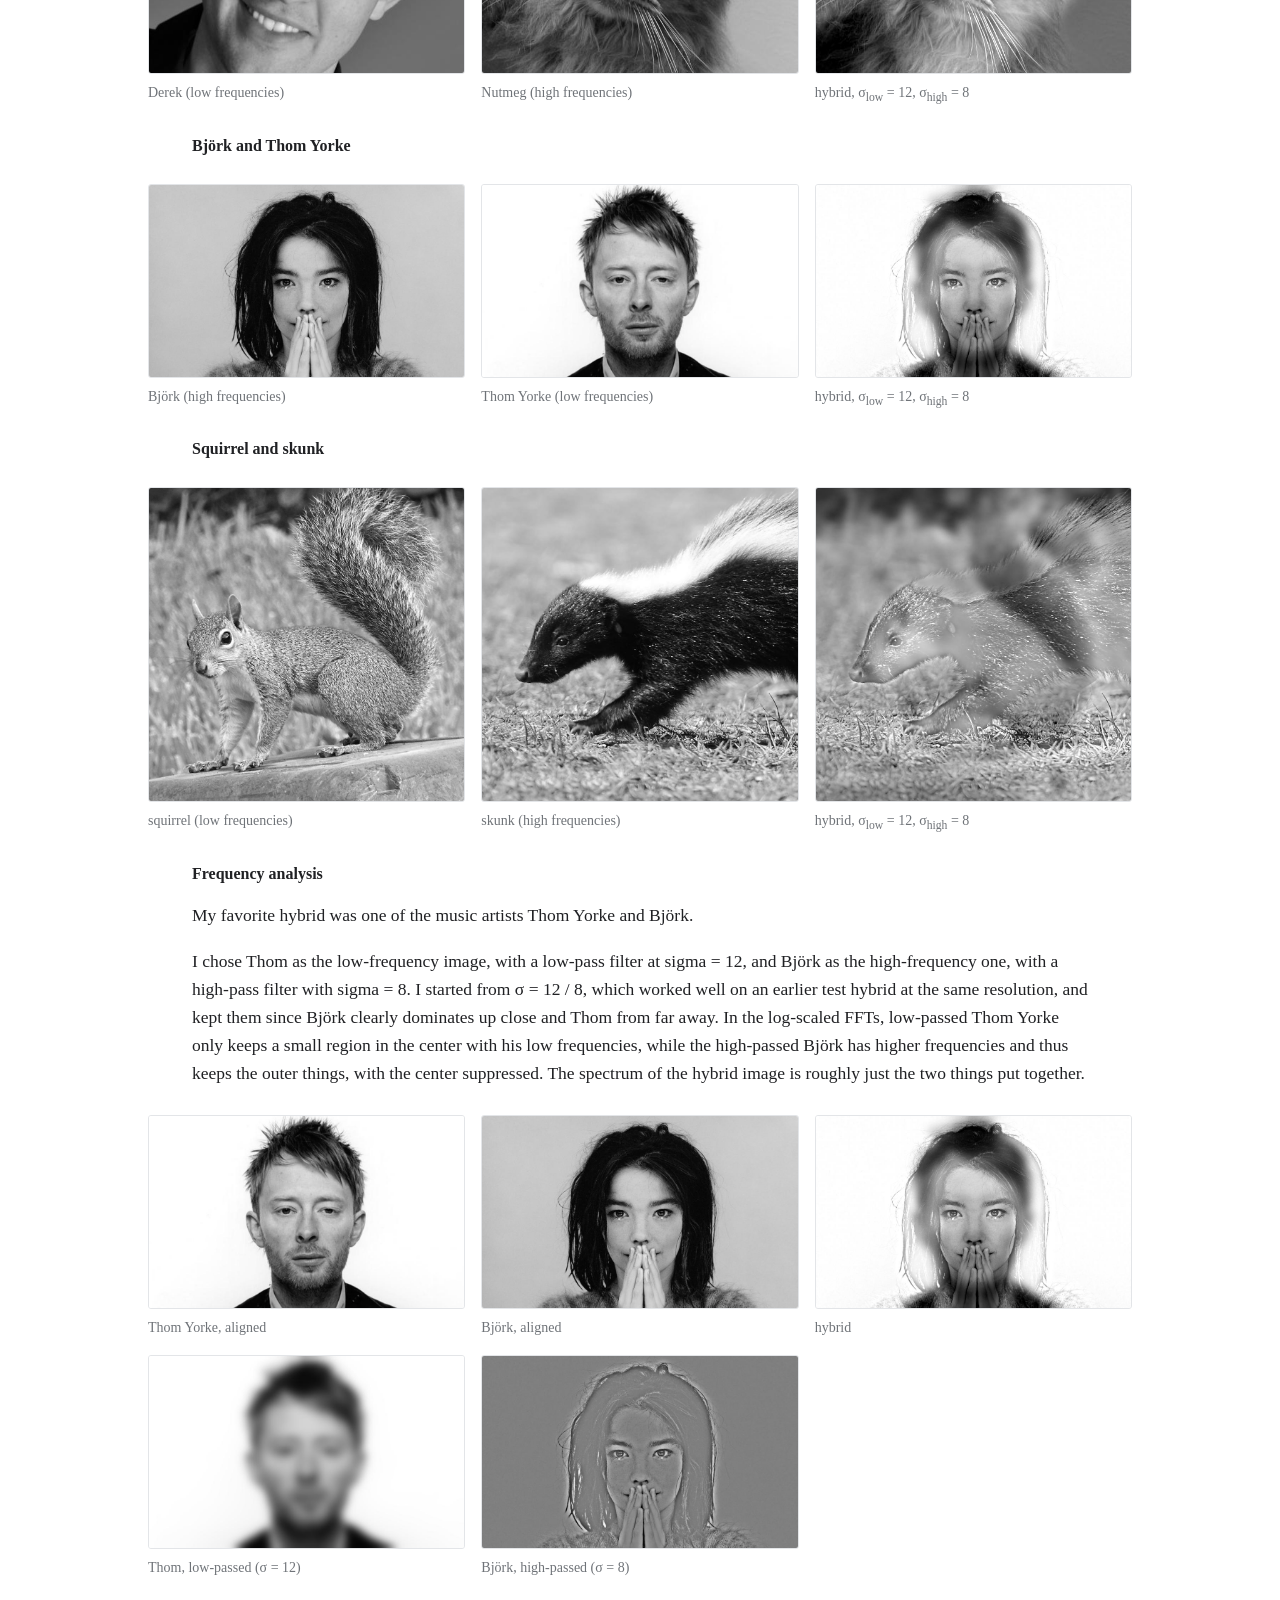
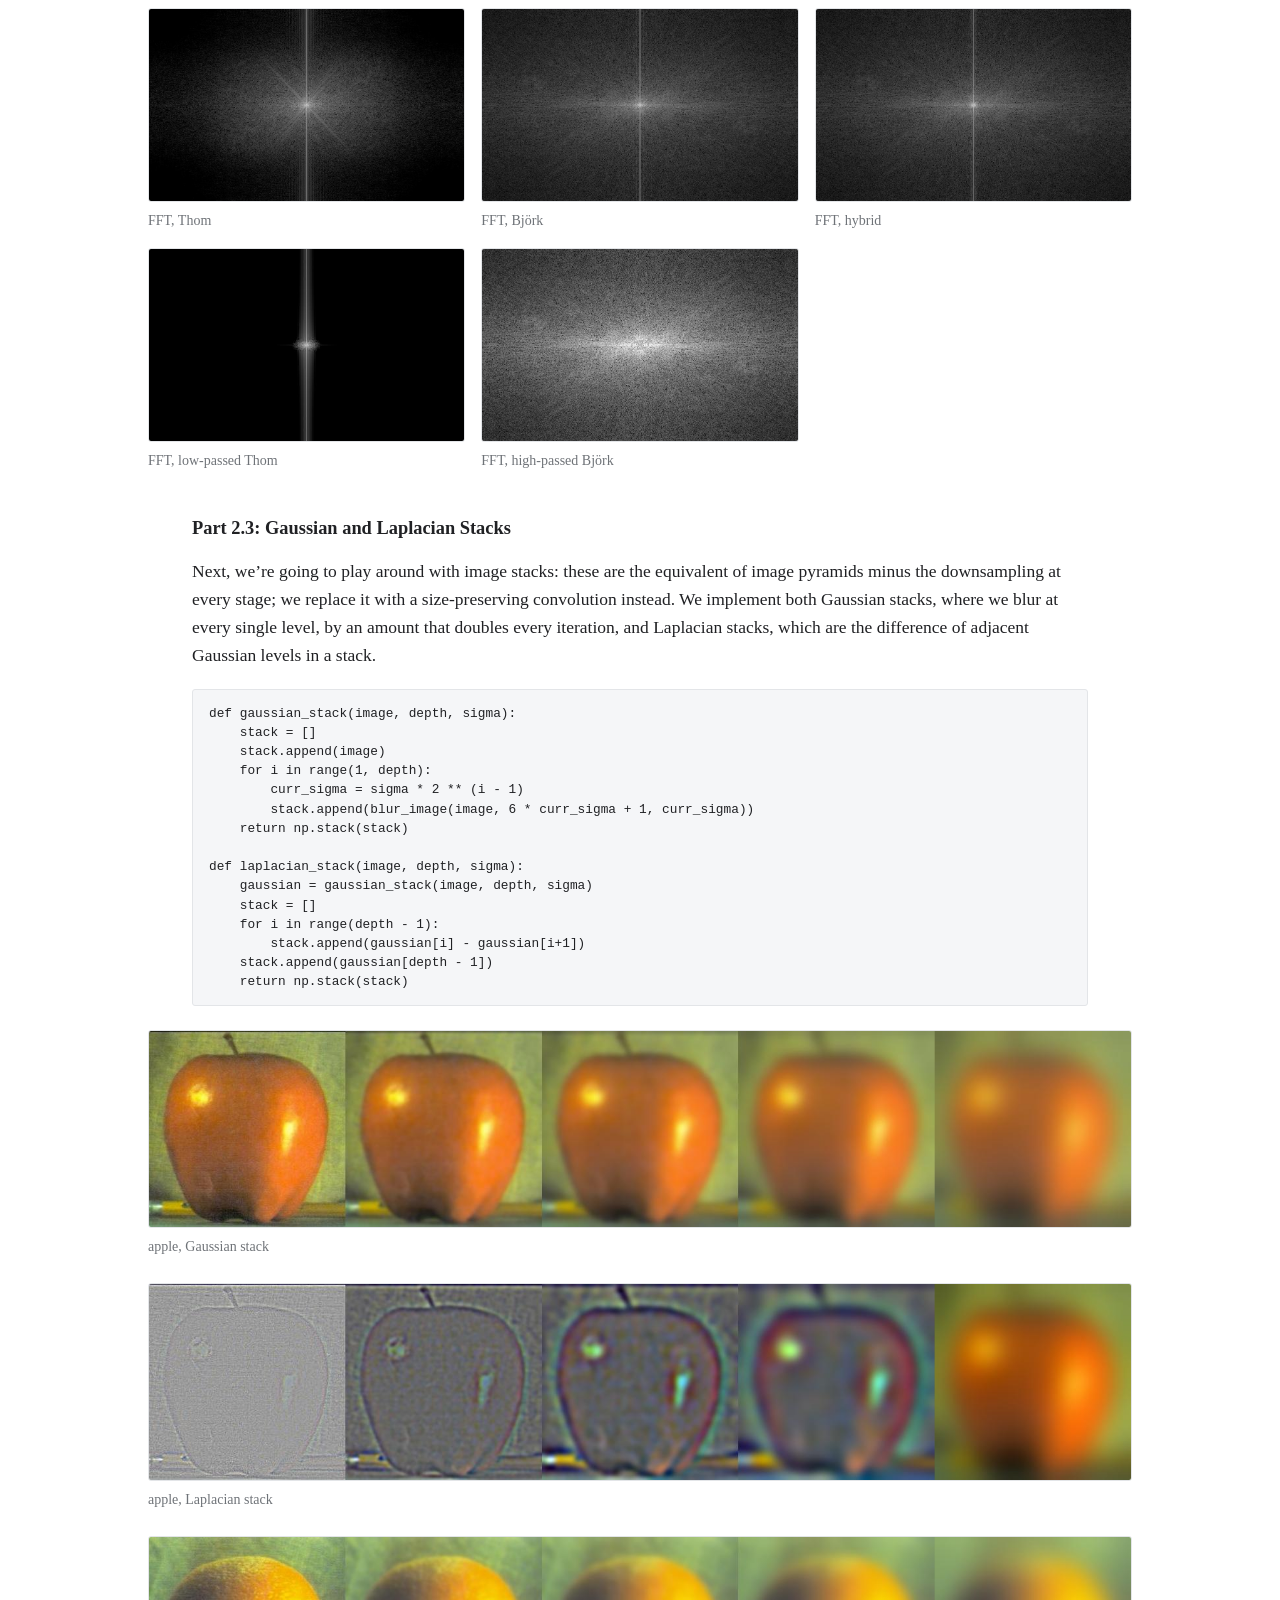
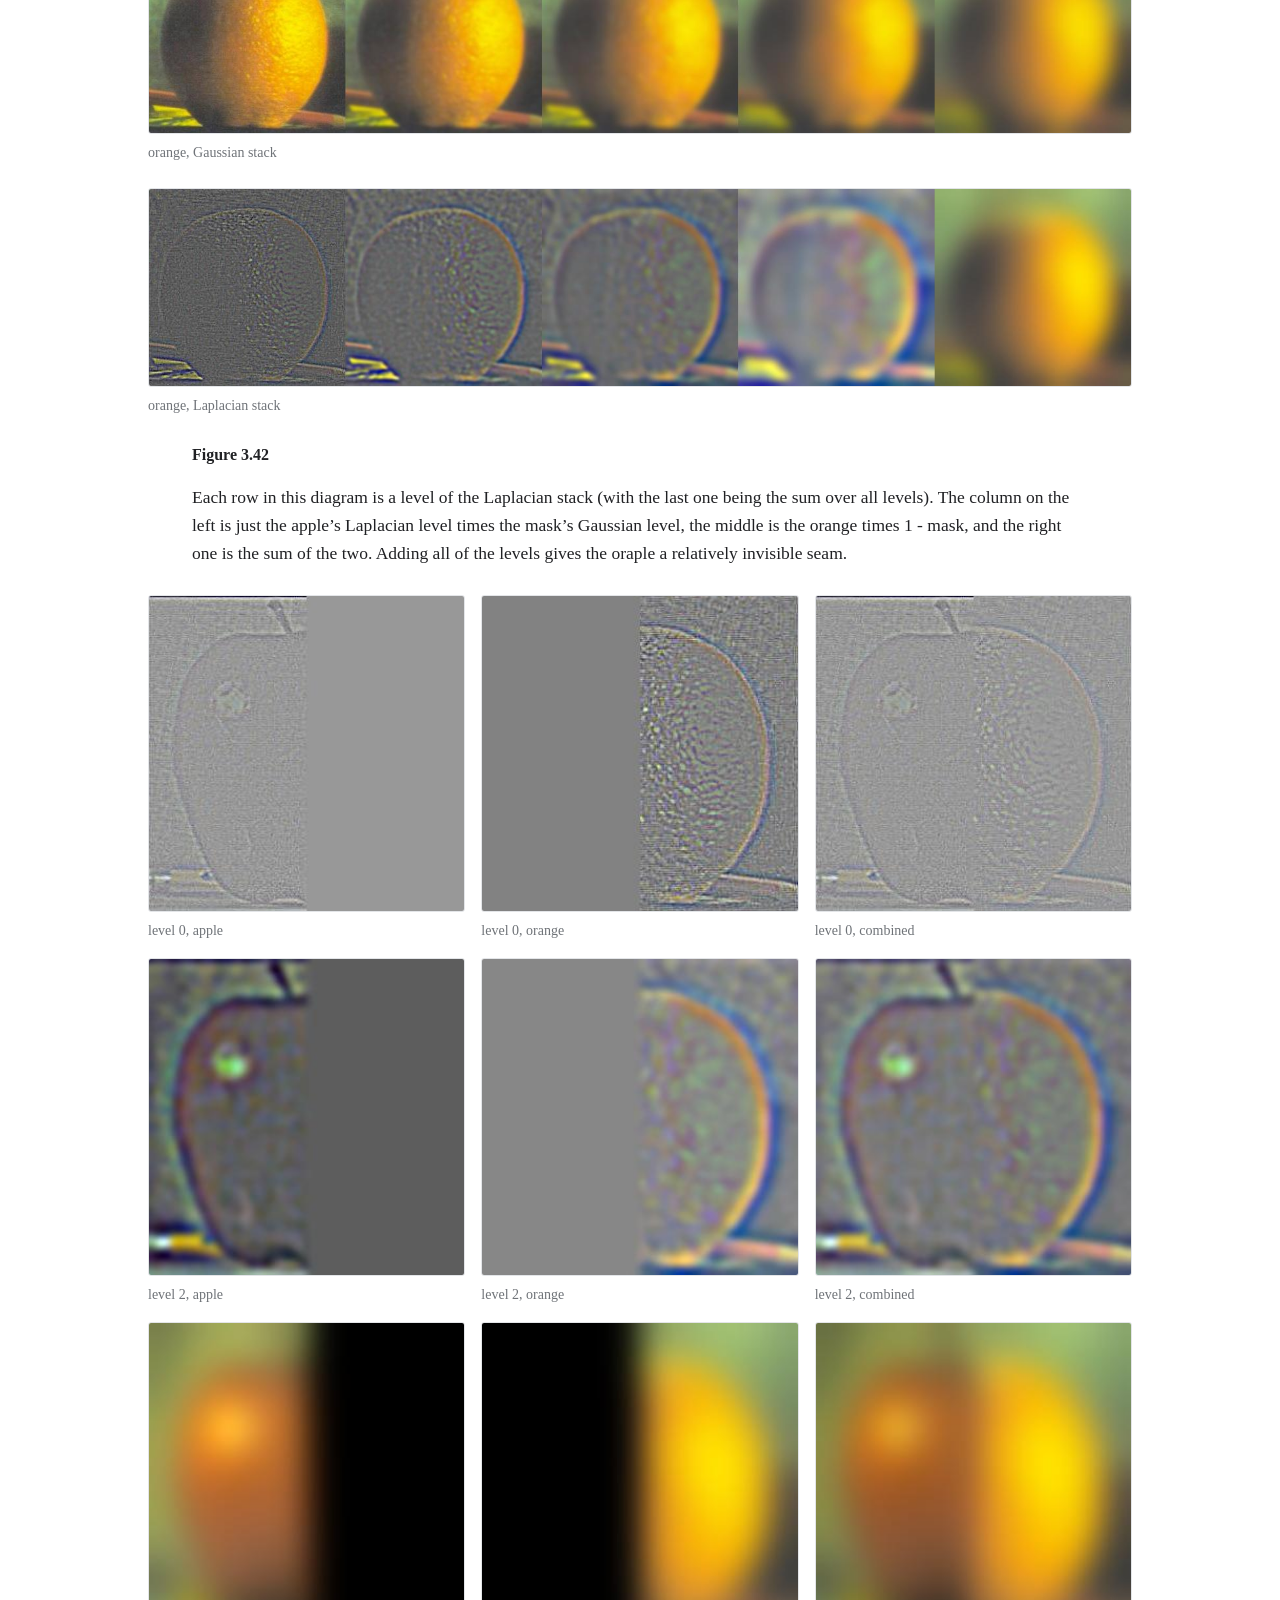
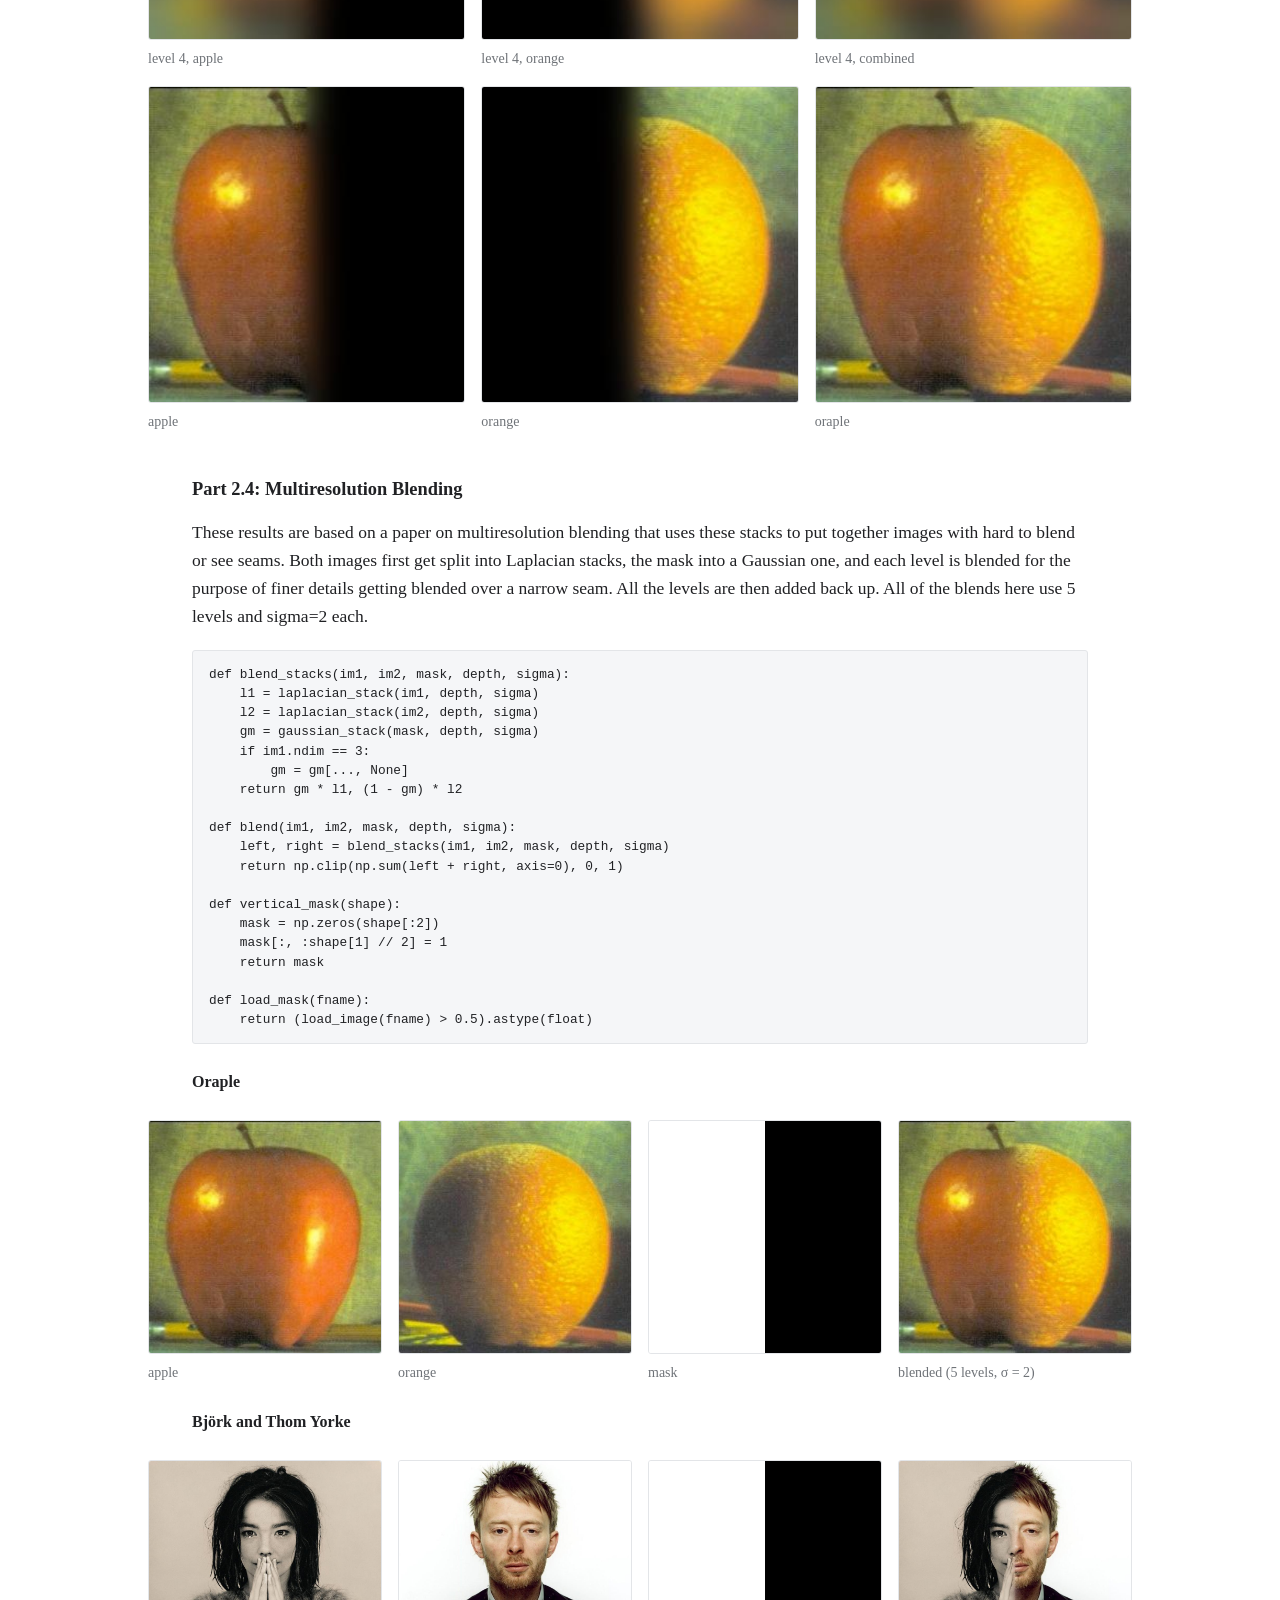
<file: proj2/index.html>
<!DOCTYPE html>
<html lang="en">
<head>
<meta charset="utf-8">
<meta name="viewport" content="width=device-width, initial-scale=1">
<title>Project 2 — Fun with Filters and Frequencies | CS180</title>
<link rel="stylesheet" href="../assets/css/style.css?v=2">
<style>
  .wrap { max-width: 64rem; }
  .wrap > .back,
  .wrap > h1,
  .wrap > p,
  .wrap > h2,
  .wrap > h3,
  .wrap > pre,
  .wrap > ul,
  table, caption { max-width: 56rem; margin-inline: auto; }
  .wrap > .back { display: block; }
  table {
    width: 100%;
    border-collapse: collapse;
    font-size: 0.9rem;
    margin: 1.25rem auto 1.75rem;
  }
  th, td {
    text-align: left;
    padding: 0.45rem 0.6rem;
    border-bottom: 1px solid var(--rule);
  }
  th {
    font-size: 0.8rem;
    letter-spacing: 0.03em;
    font-variant: small-caps;
    font-weight: 600;
    color: var(--muted);
  }
  td.num { font-variant-numeric: tabular-nums; }
  caption {
    caption-side: top;
    text-align: left;
    font-size: 0.875rem;
    color: var(--muted);
    padding-bottom: 0.5rem;
  }
  .gallery {
    display: grid;
    grid-template-columns: repeat(3, 1fr);
    gap: 1rem 1rem;
  }
  .gallery figure { margin: 0; }
  .gallery figcaption { font-size: 0.875rem; margin-top: 0.5rem; }
  @media (max-width: 34rem) {
    .gallery { grid-template-columns: 1fr; }
  }
  .grid, .gallery { margin: 1.75rem auto 1.25rem; }
  .grid > figure, .gallery > figure { margin: 0; }
  .pair { max-width: 48rem; margin-inline: auto; }
  pre {
    overflow-x: auto;
    background: var(--hover);
    border: 1px solid var(--rule);
    border-radius: 3px;
    padding: 0.85rem 1rem;
    font-size: 0.8rem;
    line-height: 1.5;
    margin: 1.25rem auto 1.5rem;
  }
  code { font-family: ui-monospace, SFMono-Regular, Menlo, Consolas, monospace; }
  .wide .placeholder { aspect-ratio: 5 / 1; }
  .pixel { max-width: 24rem; }
  .pixel img { image-rendering: pixelated; }
</style>
</head>
<body>
<div class="wrap">

  <a class="back" href="../index.html">&larr; All projects</a>

  <p class="meta">CS180 &middot; Project 2</p>
  <h1>Fun with Filters and Frequencies</h1>
  <p class="subtitle">Filters, edge detection, and fun techniques using frequency decompositions</p>

  <h2>Overview</h2>
  <p>
    This project covers filters and frequencies and how they can be used for things from edge detection to sharpening / restoring images. I build convolutions from the ground up in part 1, and part 2 covers different frequency decompositions and hacks to make creative images.
  </p>


  <h2>Part 1.1: Convolutions from Scratch</h2>
  <p>
    A convolution is an operation that can be applied to an image to achieve some intended effect, defined by a kernel. We first flip the kernel (which is needed to guarantee associativity), and then essentially pass the kernel over patches of the image, taking the dot product, and writing that as the output at that point.
  </p>

  <p>
    Convolution typically requires padding to allow greater use of information around the edges. The two types of padding I implemented were &lsquo;same&rsquo;, which keeps the output size identical to the input by padding only enough on the sides, and &lsquo;full&rsquo;, which adds enough pixels that every single pixel, even the edge ones, gets the full amount of processing by the filter.
  </p>

  <p>
    The four loops method I implemented was 2 outer loops over the image as to where to start my convolution, and two inner loops over the kernel to multiply the kernel with everything inside the relevant patch of the image. The two loops method used NumPy in the inner loop instead.
  </p>

  <h3>Padding</h3>
  <pre><code class="language-python">def pad_image(image, kernel_shape, padding_type): 
    ks = kernel_shape
    height, width = image.shape
    if padding_type == &#x27;full&#x27;:
        ret_image = np.zeros((height + 2 * (ks[0] - 1), width + 2 * (ks[1] - 1)))
        ret_image[ks[0] - 1:ks[0] + height - 1, ks[1] - 1:ks[1] + width - 1] = image
    elif padding_type == &#x27;same&#x27;:
        h, w = (ks[0]) // 2, (ks[1]) // 2
        ret_image = np.zeros((height + (ks[0] - 1), width + (ks[1] - 1)))
        ret_image[h:h + height, w:w + width] = image

    return ret_image</code></pre>

  <h3>Four loops</h3>
  <pre><code class="language-python">def convolve_4loops(image, kernel, padding_type):
    # flip
    kernel = kernel[::-1, ::-1]
    image = pad_image(image, kernel.shape, padding_type)

    h, w = image.shape
    kh, kw = kernel.shape
    out = (h - kh + 1, w - kw + 1)
    result = np.zeros(out)
    for i in range(out[0]):
        for j in range(out[1]):
            # i, j point to a corner; now get the sum for this section
            agg = 0
            for u in range(kh):
                for v in range(kw): 
                    agg += image[i + u, j + v] * kernel[u, v]
            result[i, j] = agg

    return result</code></pre>

  <h3>Two loops</h3>
  <pre><code class="language-python">def convolve_2loops(image, kernel, padding_type): 
    # flip
    kernel = kernel[::-1, ::-1]
    image = pad_image(image, kernel.shape, padding_type)

    h, w = image.shape
    kh, kw = kernel.shape
    out = (h - kh + 1, w - kw + 1)
    result = np.zeros(out)
    for i in range(out[0]):
        for j in range(out[1]):
            # i, j point to a corner; now get the sum for this section
            result[i, j] = np.sum(image[i:i+kh, j:j+kw] *  kernel)

    return result</code></pre>

  <h3>Comparison with scipy</h3>
  <p>
    Below is a comparison of my two convolution methods against SciPy. It can be seen that my method with 4 loops is much slower than the next, which is mine with 2 loops, which is still leagues slower than SciPy&rsquo;s native implementation. This is due to the vectorization that these libraries can do. One interesting effect is that the box edges get a dark frame; this is due to the fact that I added zero padding.
  </p>

  <table>
    <caption>9x9 box filter on my selfie (400x300)</caption>
    <thead>
      <tr><th>Method</th><th>Runtime</th><th>Max difference from scipy</th></tr>
    </thead>
    <tbody>
      <tr><td>four loops</td><td class="num">1.18 s</td><td class="num">1.0e-15</td></tr>
      <tr><td>two loops</td><td class="num">0.18 s</td><td class="num">5.6e-16</td></tr>
      <tr><td><code>scipy.signal.convolve2d</code></td><td class="num">0.0075 s</td><td class="num">&ndash;</td></tr>
    </tbody>
  </table>

  <pre><code class="language-python">box_filter = (1/81) * np.ones((9, 9))</code></pre>

  <div class="grid pair">
    <figure>
      <img src="../assets/proj2/1-1_selfie.jpg" alt="selfie (grayscale)">
      <figcaption>selfie (grayscale)</figcaption>
    </figure>
    <figure>
      <img src="../assets/proj2/1-1_box.jpg" alt="9x9 box filter">
      <figcaption>9x9 box filter</figcaption>
    </figure>
  </div>
  <div class="grid pair">
    <figure>
      <img src="../assets/proj2/1-1_dx.jpg" alt="Dx">
      <figcaption>D<sub>x</sub></figcaption>
    </figure>
    <figure>
      <img src="../assets/proj2/1-1_dy.jpg" alt="Dy">
      <figcaption>D<sub>y</sub></figcaption>
    </figure>
  </div>


  <h2>Part 1.2: Finite Difference Operator</h2>
  <p>
    I also tried convolving an image with the finite difference operator, which are two vectors that show the change in the horizontal and vertical directions, allowing them to light up edges in those directions. The gradient magnitude combines them by treating each one as a magnitude and taking the L2 norm of the two different directions.
  </p>
  <pre><code class="language-python">Dx, Dy = np.array([[-1, 0, 1]]), np.array([[-1, 0, 1]]).T

def get_gradients(image, x_kernel=Dx, y_kernel=Dy):
    dx = signal.convolve2d(image, x_kernel, mode=&#x27;same&#x27;)
    dy = signal.convolve2d(image, y_kernel, mode=&#x27;same&#x27;)
    return dx, dy

def grad_magnitude(dx, dy):
    return np.sqrt(dx ** 2 + dy ** 2)

def edges(magnitude, threshold):
    return np.where(magnitude &gt; threshold, 1, 0)</code></pre>

  <div class="grid">
    <figure>
      <img src="../assets/proj2/1-2_dx.jpg" alt="partial derivative in x">
      <figcaption>partial derivative in x</figcaption>
    </figure>
    <figure>
      <img src="../assets/proj2/1-2_dy.jpg" alt="partial derivative in y">
      <figcaption>partial derivative in y</figcaption>
    </figure>
    <figure>
      <img src="../assets/proj2/1-2_magnitude.jpg" alt="gradient magnitude">
      <figcaption>gradient magnitude</figcaption>
    </figure>
  </div>

  <h3>Thresholding</h3>
  <p>
    I picked the thresholds by simply binarizing by a threshold (turning to 1 if over, 0 if under). You can see that a threshold of 0.1 is enough to keep a lot of noise like the grass in the image, 0.25 is fine, and 0.4 starts losing details that we wanted of the cameraman.
  </p>

  <div class="grid">
    <figure>
      <img src="../assets/proj2/1-2_edges_a.jpg" alt="edges, threshold 0.1">
      <figcaption>threshold 0.1</figcaption>
    </figure>
    <figure>
      <img src="../assets/proj2/1-2_edges_b.jpg" alt="edges, threshold 0.25">
      <figcaption>threshold 0.25</figcaption>
    </figure>
    <figure>
      <img src="../assets/proj2/1-2_edges_c.jpg" alt="edges, threshold 0.4">
      <figcaption>threshold 0.4</figcaption>
    </figure>
  </div>


  <h2>Part 1.3: Derivative of Gaussian Filter</h2>
  <p>
    To fix the noisiness in the finite-difference pictures above, we can first blur our image with a Gaussian, which will remove a lot of noise (tends to be high frequency), before taking the gradients. To do this, I ran a 10x10 Gaussian kernel with sigma = 3.0 over the image first before calculating the gradients the same way as before.
  </p>

  <p>
    Convolution being associative allows us to replace blurring + differentiating with just one operation: convolving with a filter that does both. To get such a filter, we just convolve the Gaussian with the finite difference vectors, something called a derivative of Gaussian filter, and run them over the image individually.
  </p>

  <h3>Blurring first</h3>
  <pre><code class="language-python">gaussian_base = signal.windows.gaussian(M=10, std=3.0)[:, None]
kernel = gaussian_base @ gaussian_base.T 
kernel /= np.sum(kernel)</code></pre>

  <div class="grid">
    <figure>
      <img src="../assets/proj2/1-3_blurred.jpg" alt="blurred">
      <figcaption>blurred</figcaption>
    </figure>
    <figure>
      <img src="../assets/proj2/1-3_blur_magnitude.jpg" alt="gradient magnitude">
      <figcaption>gradient magnitude</figcaption>
    </figure>
    <figure>
      <img src="../assets/proj2/1-3_blur_edges.jpg" alt="edges, threshold 0.08">
      <figcaption>edges, threshold 0.08</figcaption>
    </figure>
  </div>

  <h3>DoG filters</h3>
  <p>(I &lowast; G) &lowast; D<sub>x</sub> = I &lowast; (G &lowast; D<sub>x</sub>)</p>
  <pre><code class="language-python">dog_x = signal.convolve2d(kernel, Dx, mode=&#x27;full&#x27;)
dog_y = signal.convolve2d(kernel, Dy, mode=&#x27;full&#x27;)</code></pre>

  <div class="grid pair pixel">
    <figure>
      <img src="../assets/proj2/1-3_dog_x.jpg" alt="DoGx">
      <figcaption>DoG<sub>x</sub></figcaption>
    </figure>
    <figure>
      <img src="../assets/proj2/1-3_dog_y.jpg" alt="DoGy">
      <figcaption>DoG<sub>y</sub></figcaption>
    </figure>
  </div>

  <div class="grid pair">
    <figure>
      <img src="../assets/proj2/1-3_dog_magnitude.jpg" alt="gradient magnitude (DoG)">
      <figcaption>gradient magnitude (DoG)</figcaption>
    </figure>
    <figure>
      <img src="../assets/proj2/1-3_dog_edges.jpg" alt="edges (DoG), threshold 0.08">
      <figcaption>edges (DoG), threshold 0.08</figcaption>
    </figure>
  </div>

  <p>
    As you can see, both of these methods give the same result regardless of how we collected our many different convolutions. Compared to the edge detection in 1.2, this one is a lot less noisy and the edges actually seem to form a continuous pattern. The lines are also thicker, and I noticed that the threshold dropped quite a bit due to the magnitude being lower.
  </p>


  <h2>Part 2.1: Image Sharpening</h2>
  <p>
    Though in the above part we focused on blurring images with convolutions, it is also possible to use them to &ldquo;sharpen&rdquo; images. We can do this by first blurring an image, with a Gaussian filter (which acts as a low-pass filter) to get the low-frequency components. We can subtract the blurred (low frequency components) from the image to only get high frequencies left, and we can add more of those high frequencies to the original image to make it sharper. We control this via a weight, beta, that tells us how much of the high frequencies we want to add back. This can also be done in just convolution, by exploiting the basic &ldquo;unit&rdquo; filter and the fact that convolutions are associative
  </p>

  <p>f + &beta;(f &minus; f &lowast; g) = f &lowast; ((1 + &beta;)e &minus; &beta;g)</p>

  <pre><code class="language-python">def convolve_color(image, kernel):
    if image.ndim == 2:
        return signal.convolve2d(image, kernel, mode=&#x27;same&#x27;, boundary=&#x27;symm&#x27;)
    return np.dstack([convolve_color(image[..., c], kernel) for c in range(image.shape[2])])

def blur_image(image, kernel_size, sigma):
    gaussian_base = signal.windows.gaussian(M=kernel_size, std=sigma)[:, None]
    kernel = gaussian_base @ gaussian_base.T 
    kernel /= np.sum(kernel)
    return convolve_color(image, kernel)

def high_freq(image, k, sigma):
    blurred_image = blur_image(image, k, sigma)
    return image - blurred_image

def sharpen_image(image, k, sigma, beta):
    h = high_freq(image, k, sigma)
    return np.clip(image + beta * h, 0, 1)</code></pre>
  <pre><code class="language-python">def unsharp_mask_filter(image, k, sigma, beta): 
    unit = np.zeros((k, k))
    unit[k // 2, k // 2] = 1

    gaussian_base = signal.windows.gaussian(M=k, std=sigma)[:, None]
    gaussian = gaussian_base @ gaussian_base.T 
    gaussian /= np.sum(gaussian)

    kernel = (1 + beta) * unit - beta * gaussian
    return np.clip(convolve_color(image, kernel), 0, 1)</code></pre>

  <h3>Taj Mahal</h3>
  <div class="grid">
    <figure>
      <img src="../assets/proj2/2-1_taj.jpg" alt="original">
      <figcaption>original</figcaption>
    </figure>
    <figure>
      <img src="../assets/proj2/2-1_taj_blurred.jpg" alt="blurred">
      <figcaption>blurred</figcaption>
    </figure>
    <figure>
      <img src="../assets/proj2/2-1_taj_high.jpg" alt="high frequencies">
      <figcaption>high frequencies</figcaption>
    </figure>
    <figure>
      <img src="../assets/proj2/2-1_taj_sharp.jpg" alt="sharpened (β = 3)">
      <figcaption>sharpened (&beta; = 3)</figcaption>
    </figure>
  </div>

  <h3>Hagia Sophia</h3>
  <div class="grid">
    <figure>
      <img src="../assets/proj2/2-1_hagia.jpg" alt="original">
      <figcaption>original</figcaption>
    </figure>
    <figure>
      <img src="../assets/proj2/2-1_hagia_blurred.jpg" alt="blurred">
      <figcaption>blurred</figcaption>
    </figure>
    <figure>
      <img src="../assets/proj2/2-1_hagia_high.jpg" alt="high frequencies">
      <figcaption>high frequencies</figcaption>
    </figure>
    <figure>
      <img src="../assets/proj2/2-1_hagia_sharp.jpg" alt="sharpened (β = 2)">
      <figcaption>sharpened (&beta; = 2)</figcaption>
    </figure>
  </div>

  <div class="grid">
    <figure>
      <img src="../assets/proj2/2-1_beta_a.jpg" alt="β = 1">
      <figcaption>&beta; = 1</figcaption>
    </figure>
    <figure>
      <img src="../assets/proj2/2-1_beta_b.jpg" alt="β = 3">
      <figcaption>&beta; = 3</figcaption>
    </figure>
    <figure>
      <img src="../assets/proj2/2-1_beta_c.jpg" alt="β = 10">
      <figcaption>&beta; = 10</figcaption>
    </figure>
  </div>

  <h3>Blurring and re-sharpening</h3>
  <div class="grid">
    <figure>
      <img src="../assets/proj2/2-1_eval_original.jpg" alt="original">
      <figcaption>original</figcaption>
    </figure>
    <figure>
      <img src="../assets/proj2/2-1_eval_blurred.jpg" alt="blurred (σ = 3)">
      <figcaption>blurred (&sigma; = 3)</figcaption>
    </figure>
    <figure>
      <img src="../assets/proj2/2-1_eval_sharp.jpg" alt="re-sharpened (β = 3)">
      <figcaption>re-sharpened (&beta; = 3)</figcaption>
    </figure>
  </div>
  <p>
    As you can see, the re-sharpened image does look sharper than the blurred image. However, at some closer details, you can see that it can&rsquo;t quite recover the original image: there are some fine details like windowpanes that can&rsquo;t come back in full fidelity. This is because blurring is inherently a lossy operation that not all data survives. Using higher sharpness amounts adds weird effects like excess noise or halos.
  </p>


  <h2>Part 2.2: Hybrid Images</h2>
  <p>
    We also explore how to make a type of image known as a hybrid image: an image that looks different depending from where you view it. Up close, higher frequencies usually dominate what humans see, whereas further away, humans can only make out low-frequency details. So we add the low-frequency and high-frequency components of two images, using the Gaussian filter and the image minus its Gaussian filter. I align the images using two points of reference that I want to match up, split frequencies based on which picture already seems sharp vs noisy to me, and add the two different frequency components.
  </p>
  <pre><code class="language-python">def hybrid_image(im1, im2, sigma1, sigma2):
    low_pass = blur_image(im1, 6 * sigma1 + 1, sigma1)
    high_pass = high_freq(im2, 6 * sigma2 + 1, sigma2)

    return np.clip(low_pass + high_pass, 0, 1)</code></pre>

  <h3>Derek and Nutmeg</h3>
  <div class="grid">
    <figure>
      <img src="../assets/proj2/2-2_derek.jpg" alt="Derek (low frequencies)">
      <figcaption>Derek (low frequencies)</figcaption>
    </figure>
    <figure>
      <img src="../assets/proj2/2-2_nutmeg.jpg" alt="Nutmeg (high frequencies)">
      <figcaption>Nutmeg (high frequencies)</figcaption>
    </figure>
    <figure>
      <img src="../assets/proj2/2-2_derek_nutmeg.jpg" alt="hybrid, σlow = 12, σhigh = 8">
      <figcaption>hybrid, &sigma;<sub>low</sub> = 12, &sigma;<sub>high</sub> = 8</figcaption>
    </figure>
  </div>

  <h3>Bj&ouml;rk and Thom Yorke</h3>
  <div class="grid">
    <figure>
      <img src="../assets/proj2/2-2_bjork.jpg" alt="Björk (high frequencies)">
      <figcaption>Bj&ouml;rk (high frequencies)</figcaption>
    </figure>
    <figure>
      <img src="../assets/proj2/2-2_thom.jpg" alt="Thom Yorke (low frequencies)">
      <figcaption>Thom Yorke (low frequencies)</figcaption>
    </figure>
    <figure>
      <img src="../assets/proj2/2-2_bjork_thom.jpg" alt="hybrid, σlow = 12, σhigh = 8">
      <figcaption>hybrid, &sigma;<sub>low</sub> = 12, &sigma;<sub>high</sub> = 8</figcaption>
    </figure>
  </div>

  <h3>Squirrel and skunk</h3>
  <div class="grid">
    <figure>
      <img src="../assets/proj2/2-2_squirrel.jpg" alt="squirrel (low frequencies)">
      <figcaption>squirrel (low frequencies)</figcaption>
    </figure>
    <figure>
      <img src="../assets/proj2/2-2_skunk.jpg" alt="skunk (high frequencies)">
      <figcaption>skunk (high frequencies)</figcaption>
    </figure>
    <figure>
      <img src="../assets/proj2/2-2_squirrel_skunk.jpg" alt="hybrid, σlow = 12, σhigh = 8">
      <figcaption>hybrid, &sigma;<sub>low</sub> = 12, &sigma;<sub>high</sub> = 8</figcaption>
    </figure>
  </div>

  <h3>Frequency analysis</h3>
  <p>
    My favorite hybrid was one of the music artists Thom Yorke and Bj&ouml;rk.
  </p>
  <p>
    I chose Thom as the low-frequency image, with a low-pass filter at sigma = 12, and Bj&ouml;rk as the high-frequency one, with a high-pass filter with sigma = 8. I started from &sigma; = 12 / 8, which worked well on an earlier test hybrid at the same resolution, and kept them since Bj&ouml;rk clearly dominates up close and Thom from far away. In the log-scaled FFTs, low-passed Thom Yorke only keeps a small region in the center with his low frequencies, while the high-passed Bj&ouml;rk has higher frequencies and thus keeps the outer things, with the center suppressed. The spectrum of the hybrid image is roughly just the two things put together.
  </p>

  <div class="gallery">
    <figure>
      <img src="../assets/proj2/2-2_fav_a.jpg" alt="Thom Yorke, aligned">
      <figcaption>Thom Yorke, aligned</figcaption>
    </figure>
    <figure>
      <img src="../assets/proj2/2-2_fav_b.jpg" alt="Björk, aligned">
      <figcaption>Bj&ouml;rk, aligned</figcaption>
    </figure>
    <figure>
      <img src="../assets/proj2/2-2_fav_hybrid.jpg" alt="hybrid">
      <figcaption>hybrid</figcaption>
    </figure>
    <figure>
      <img src="../assets/proj2/2-2_fav_low.jpg" alt="Thom, low-passed (σ = 12)">
      <figcaption>Thom, low-passed (&sigma; = 12)</figcaption>
    </figure>
    <figure>
      <img src="../assets/proj2/2-2_fav_high.jpg" alt="Björk, high-passed (σ = 8)">
      <figcaption>Bj&ouml;rk, high-passed (&sigma; = 8)</figcaption>
    </figure>
  </div>

  <div class="gallery">
    <figure>
      <img src="../assets/proj2/2-2_fft_a.jpg" alt="FFT, Thom">
      <figcaption>FFT, Thom</figcaption>
    </figure>
    <figure>
      <img src="../assets/proj2/2-2_fft_b.jpg" alt="FFT, Björk">
      <figcaption>FFT, Bj&ouml;rk</figcaption>
    </figure>
    <figure>
      <img src="../assets/proj2/2-2_fft_hybrid.jpg" alt="FFT, hybrid">
      <figcaption>FFT, hybrid</figcaption>
    </figure>
    <figure>
      <img src="../assets/proj2/2-2_fft_low.jpg" alt="FFT, low-passed Thom">
      <figcaption>FFT, low-passed Thom</figcaption>
    </figure>
    <figure>
      <img src="../assets/proj2/2-2_fft_high.jpg" alt="FFT, high-passed Björk">
      <figcaption>FFT, high-passed Bj&ouml;rk</figcaption>
    </figure>
  </div>


  <h2>Part 2.3: Gaussian and Laplacian Stacks</h2>
  <p>
    Next, we&rsquo;re going to play around with image stacks: these are the equivalent of image pyramids minus the downsampling at every stage; we replace it with a size-preserving convolution instead. We implement both Gaussian stacks, where we blur at every single level, by an amount that doubles every iteration, and Laplacian stacks, which are the difference of adjacent Gaussian levels in a stack.
  </p>
  <pre><code class="language-python">def gaussian_stack(image, depth, sigma): 
    stack = []
    stack.append(image)
    for i in range(1, depth):
        curr_sigma = sigma * 2 ** (i - 1)
        stack.append(blur_image(image, 6 * curr_sigma + 1, curr_sigma))
    return np.stack(stack)

def laplacian_stack(image, depth, sigma): 
    gaussian = gaussian_stack(image, depth, sigma)
    stack = []
    for i in range(depth - 1):
        stack.append(gaussian[i] - gaussian[i+1])
    stack.append(gaussian[depth - 1])
    return np.stack(stack)</code></pre>

  <figure class="wide">
    <img src="../assets/proj2/2-3_apple_gaussian.jpg" alt="apple, Gaussian stack">
    <figcaption>apple, Gaussian stack</figcaption>
  </figure>
  <figure class="wide">
    <img src="../assets/proj2/2-3_apple_laplacian.jpg" alt="apple, Laplacian stack">
    <figcaption>apple, Laplacian stack</figcaption>
  </figure>
  <figure class="wide">
    <img src="../assets/proj2/2-3_orange_gaussian.jpg" alt="orange, Gaussian stack">
    <figcaption>orange, Gaussian stack</figcaption>
  </figure>
  <figure class="wide">
    <img src="../assets/proj2/2-3_orange_laplacian.jpg" alt="orange, Laplacian stack">
    <figcaption>orange, Laplacian stack</figcaption>
  </figure>

  <h3>Figure 3.42</h3>
  <p>
    Each row in this diagram is a level of the Laplacian stack (with the last one being the sum over all levels). The column on the left is just the apple&rsquo;s Laplacian level times the mask&rsquo;s Gaussian level, the middle is the orange times 1 - mask, and the right one is the sum of the two. Adding all of the levels gives the oraple a relatively invisible seam.
  </p>

  <div class="gallery">
    <figure><img src="../assets/proj2/2-3_l0_apple.jpg" alt="level 0, apple"><figcaption>level 0, apple</figcaption></figure>
    <figure><img src="../assets/proj2/2-3_l0_orange.jpg" alt="level 0, orange"><figcaption>level 0, orange</figcaption></figure>
    <figure><img src="../assets/proj2/2-3_l0_both.jpg" alt="level 0, combined"><figcaption>level 0, combined</figcaption></figure>
    <figure><img src="../assets/proj2/2-3_l2_apple.jpg" alt="level 2, apple"><figcaption>level 2, apple</figcaption></figure>
    <figure><img src="../assets/proj2/2-3_l2_orange.jpg" alt="level 2, orange"><figcaption>level 2, orange</figcaption></figure>
    <figure><img src="../assets/proj2/2-3_l2_both.jpg" alt="level 2, combined"><figcaption>level 2, combined</figcaption></figure>
    <figure><img src="../assets/proj2/2-3_l4_apple.jpg" alt="level 4, apple"><figcaption>level 4, apple</figcaption></figure>
    <figure><img src="../assets/proj2/2-3_l4_orange.jpg" alt="level 4, orange"><figcaption>level 4, orange</figcaption></figure>
    <figure><img src="../assets/proj2/2-3_l4_both.jpg" alt="level 4, combined"><figcaption>level 4, combined</figcaption></figure>
    <figure><img src="../assets/proj2/2-3_sum_apple.jpg" alt="apple"><figcaption>apple</figcaption></figure>
    <figure><img src="../assets/proj2/2-3_sum_orange.jpg" alt="orange"><figcaption>orange</figcaption></figure>
    <figure><img src="../assets/proj2/2-3_sum_both.jpg" alt="oraple"><figcaption>oraple</figcaption></figure>
  </div>


  <h2>Part 2.4: Multiresolution Blending</h2>
  <p>
    These results are based on a paper on multiresolution blending that uses these stacks to put together images with hard to blend or see seams. Both images first get split into Laplacian stacks, the mask into a Gaussian one, and each level is blended for the purpose of finer details getting blended over a narrow seam. All the levels are then added back up. All of the blends here use 5 levels and sigma=2 each.
  </p>
  <pre><code class="language-python">def blend_stacks(im1, im2, mask, depth, sigma):
    l1 = laplacian_stack(im1, depth, sigma)
    l2 = laplacian_stack(im2, depth, sigma)
    gm = gaussian_stack(mask, depth, sigma)
    if im1.ndim == 3:
        gm = gm[..., None]
    return gm * l1, (1 - gm) * l2

def blend(im1, im2, mask, depth, sigma):
    left, right = blend_stacks(im1, im2, mask, depth, sigma)
    return np.clip(np.sum(left + right, axis=0), 0, 1)

def vertical_mask(shape):
    mask = np.zeros(shape[:2])
    mask[:, :shape[1] // 2] = 1
    return mask

def load_mask(fname):
    return (load_image(fname) &gt; 0.5).astype(float)</code></pre>

  <h3>Oraple</h3>
  <div class="grid">
    <figure><img src="../assets/proj2/2-4_apple.jpg" alt="apple"><figcaption>apple</figcaption></figure>
    <figure><img src="../assets/proj2/2-4_orange.jpg" alt="orange"><figcaption>orange</figcaption></figure>
    <figure><img src="../assets/proj2/2-4_oraple_mask.jpg" alt="mask"><figcaption>mask</figcaption></figure>
    <figure><img src="../assets/proj2/2-4_oraple.jpg" alt="blended (5 levels, σ = 2)"><figcaption>blended (5 levels, &sigma; = 2)</figcaption></figure>
  </div>

  <h3>Bj&ouml;rk and Thom Yorke</h3>
  <div class="grid">
    <figure><img src="../assets/proj2/2-4_bjork.jpg" alt="Björk"><figcaption>Bj&ouml;rk</figcaption></figure>
    <figure><img src="../assets/proj2/2-4_thom.jpg" alt="Thom Yorke"><figcaption>Thom Yorke</figcaption></figure>
    <figure><img src="../assets/proj2/2-4_bjork_thom_mask.jpg" alt="mask"><figcaption>mask</figcaption></figure>
    <figure><img src="../assets/proj2/2-4_bjork_thom.jpg" alt="blended (5 levels, σ = 2)"><figcaption>blended (5 levels, &sigma; = 2)</figcaption></figure>
  </div>

  <h3>Coke and Pepsi</h3>
  <div class="grid">
    <figure><img src="../assets/proj2/2-4_coke.jpg" alt="Coke"><figcaption>Coke</figcaption></figure>
    <figure><img src="../assets/proj2/2-4_pepsi.jpg" alt="Pepsi"><figcaption>Pepsi</figcaption></figure>
    <figure><img src="../assets/proj2/2-4_cans_mask.jpg" alt="mask"><figcaption>mask</figcaption></figure>
    <figure><img src="../assets/proj2/2-4_cans.jpg" alt="blended (5 levels, σ = 2)"><figcaption>blended (5 levels, &sigma; = 2)</figcaption></figure>
  </div>

  <h3>Watermelon jack-o'-lantern</h3>
  <div class="grid">
    <figure><img src="../assets/proj2/2-4_pumpkin.jpg" alt="pumpkin"><figcaption>pumpkin</figcaption></figure>
    <figure><img src="../assets/proj2/2-4_watermelon.jpg" alt="watermelon, resized onto the pumpkin"><figcaption>watermelon, resized onto the pumpkin</figcaption></figure>
    <figure><img src="../assets/proj2/2-4_jack_mask.jpg" alt="mask: the pumpkin’s skin minus the carved face"><figcaption>mask: the pumpkin&rsquo;s skin minus the carved face</figcaption></figure>
    <figure><img src="../assets/proj2/2-4_jack.jpg" alt="blended (5 levels, σ = 2)"><figcaption>blended (5 levels, &sigma; = 2)</figcaption></figure>
  </div>

  <h3>Laplacian stack</h3>
  <p>
    My favorite blend was the watermelon jack-o-lantern. You can see below the Laplacian levels I made for the masked watermelon, pumpkin, and their resulting sum. The mask starts off sharp in places like level 0 but by the end it switched over to being very faint and blurry. The final image, though, is still made with adding all of the levels back up.
  </p>

  <div class="gallery">
    <figure><img src="../assets/proj2/2-4_l0_a.jpg" alt="level 0, watermelon × mask"><figcaption>level 0, watermelon &times; mask</figcaption></figure>
    <figure><img src="../assets/proj2/2-4_l0_b.jpg" alt="level 0, pumpkin × (1 − mask)"><figcaption>level 0, pumpkin &times; (1 &minus; mask)</figcaption></figure>
    <figure><img src="../assets/proj2/2-4_l0_both.jpg" alt="level 0, combined"><figcaption>level 0, combined</figcaption></figure>
    <figure><img src="../assets/proj2/2-4_l2_a.jpg" alt="level 2, watermelon × mask"><figcaption>level 2, watermelon &times; mask</figcaption></figure>
    <figure><img src="../assets/proj2/2-4_l2_b.jpg" alt="level 2, pumpkin × (1 − mask)"><figcaption>level 2, pumpkin &times; (1 &minus; mask)</figcaption></figure>
    <figure><img src="../assets/proj2/2-4_l2_both.jpg" alt="level 2, combined"><figcaption>level 2, combined</figcaption></figure>
    <figure><img src="../assets/proj2/2-4_l4_a.jpg" alt="level 4, watermelon × mask"><figcaption>level 4, watermelon &times; mask</figcaption></figure>
    <figure><img src="../assets/proj2/2-4_l4_b.jpg" alt="level 4, pumpkin × (1 − mask)"><figcaption>level 4, pumpkin &times; (1 &minus; mask)</figcaption></figure>
    <figure><img src="../assets/proj2/2-4_l4_both.jpg" alt="level 4, combined"><figcaption>level 4, combined</figcaption></figure>
    <figure><img src="../assets/proj2/2-4_sum_a.jpg" alt="watermelon"><figcaption>watermelon</figcaption></figure>
    <figure><img src="../assets/proj2/2-4_sum_b.jpg" alt="pumpkin"><figcaption>pumpkin</figcaption></figure>
    <figure><img src="../assets/proj2/2-4_sum_both.jpg" alt="blended"><figcaption>blended</figcaption></figure>
  </div>


  <h2>What I learned</h2>
  <p>
    The most important thing I learned in this project is how far you can go in image processing using purely all of these concepts and algorithms based on frequencies. I never thought that classical computer vision could even include the effects that we created, let alone that it was caused by something as intuitive as processing images based on their frequency domain. I also didn&rsquo;t know that all these transformations like Gaussian blurring and unsharpening, hybrid images, etc could be expressed via very simple frequency-domain concepts.
  </p>


  <footer>
    <p>Deepinder Mann &middot; CS180: Intro to Computer Vision and Computational Photography &middot; Fall 2026</p>
  </footer>

</div>
</body>
</html>
</file>
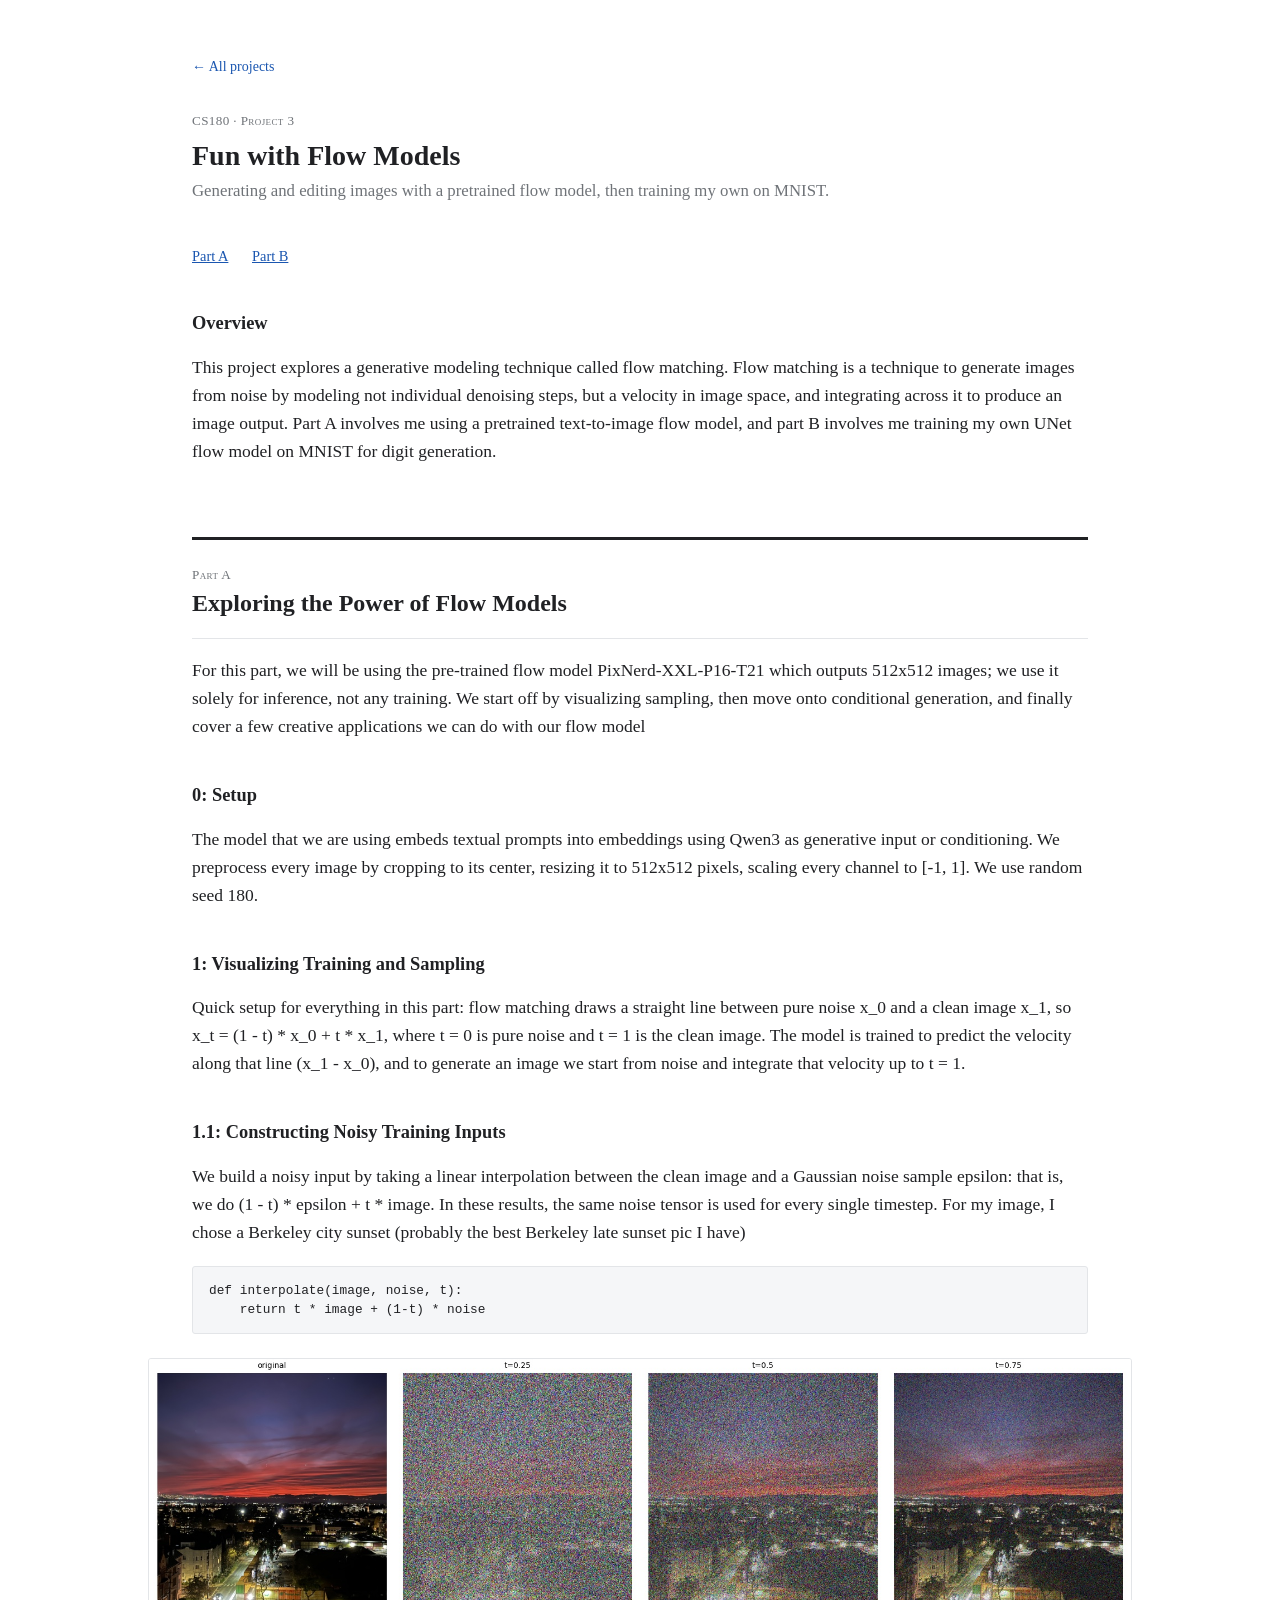
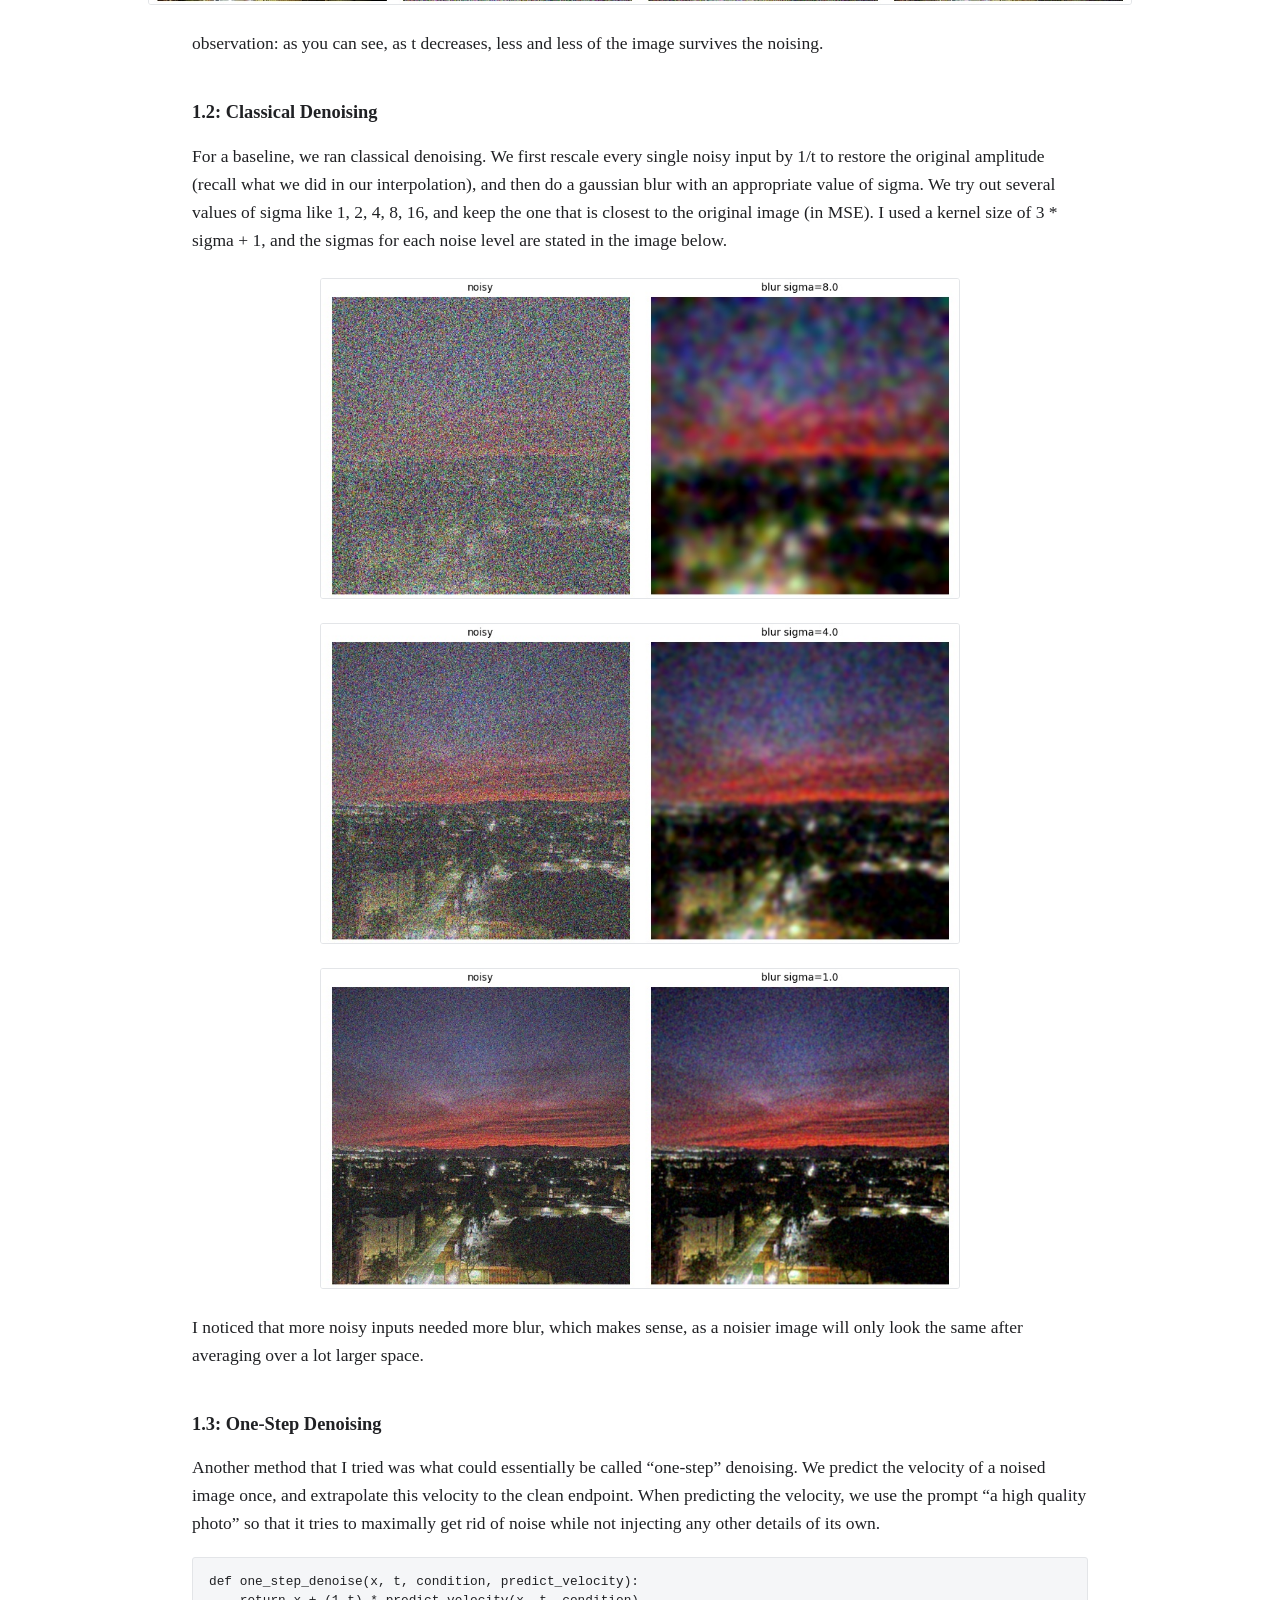
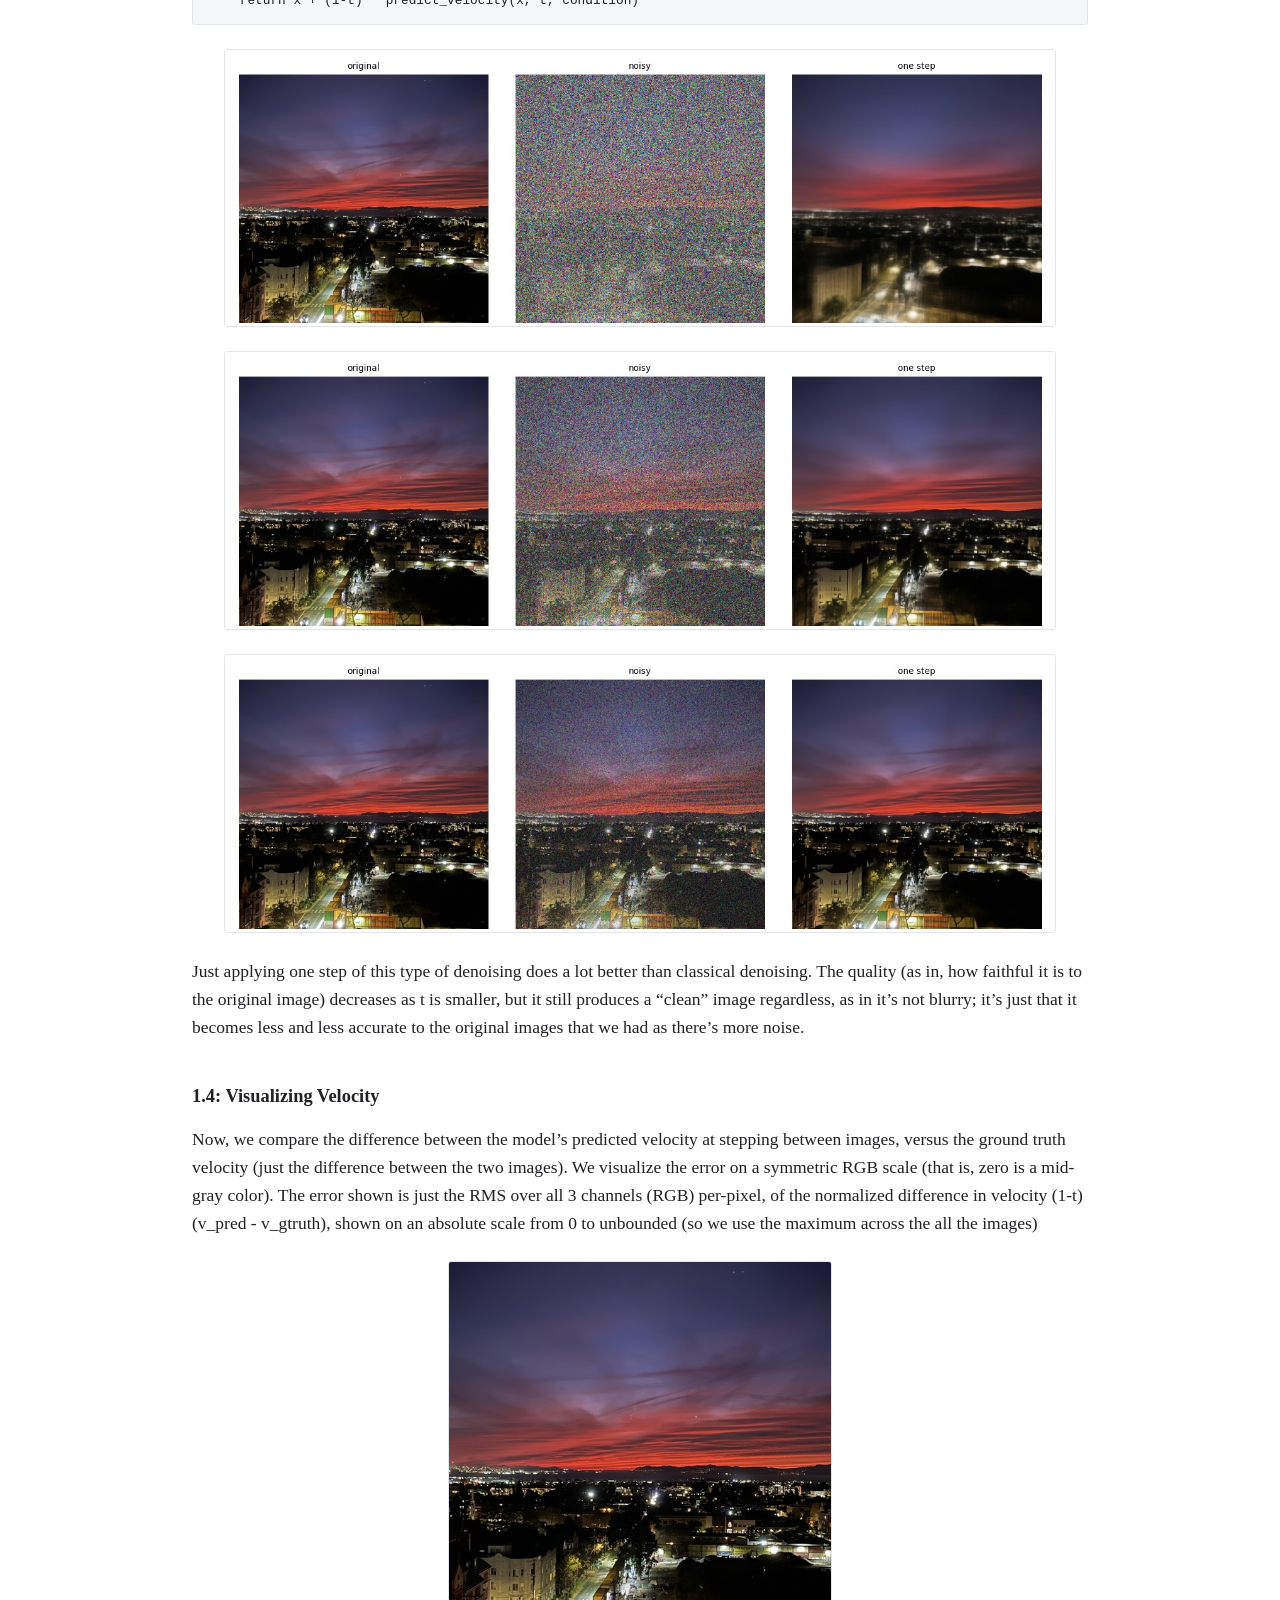
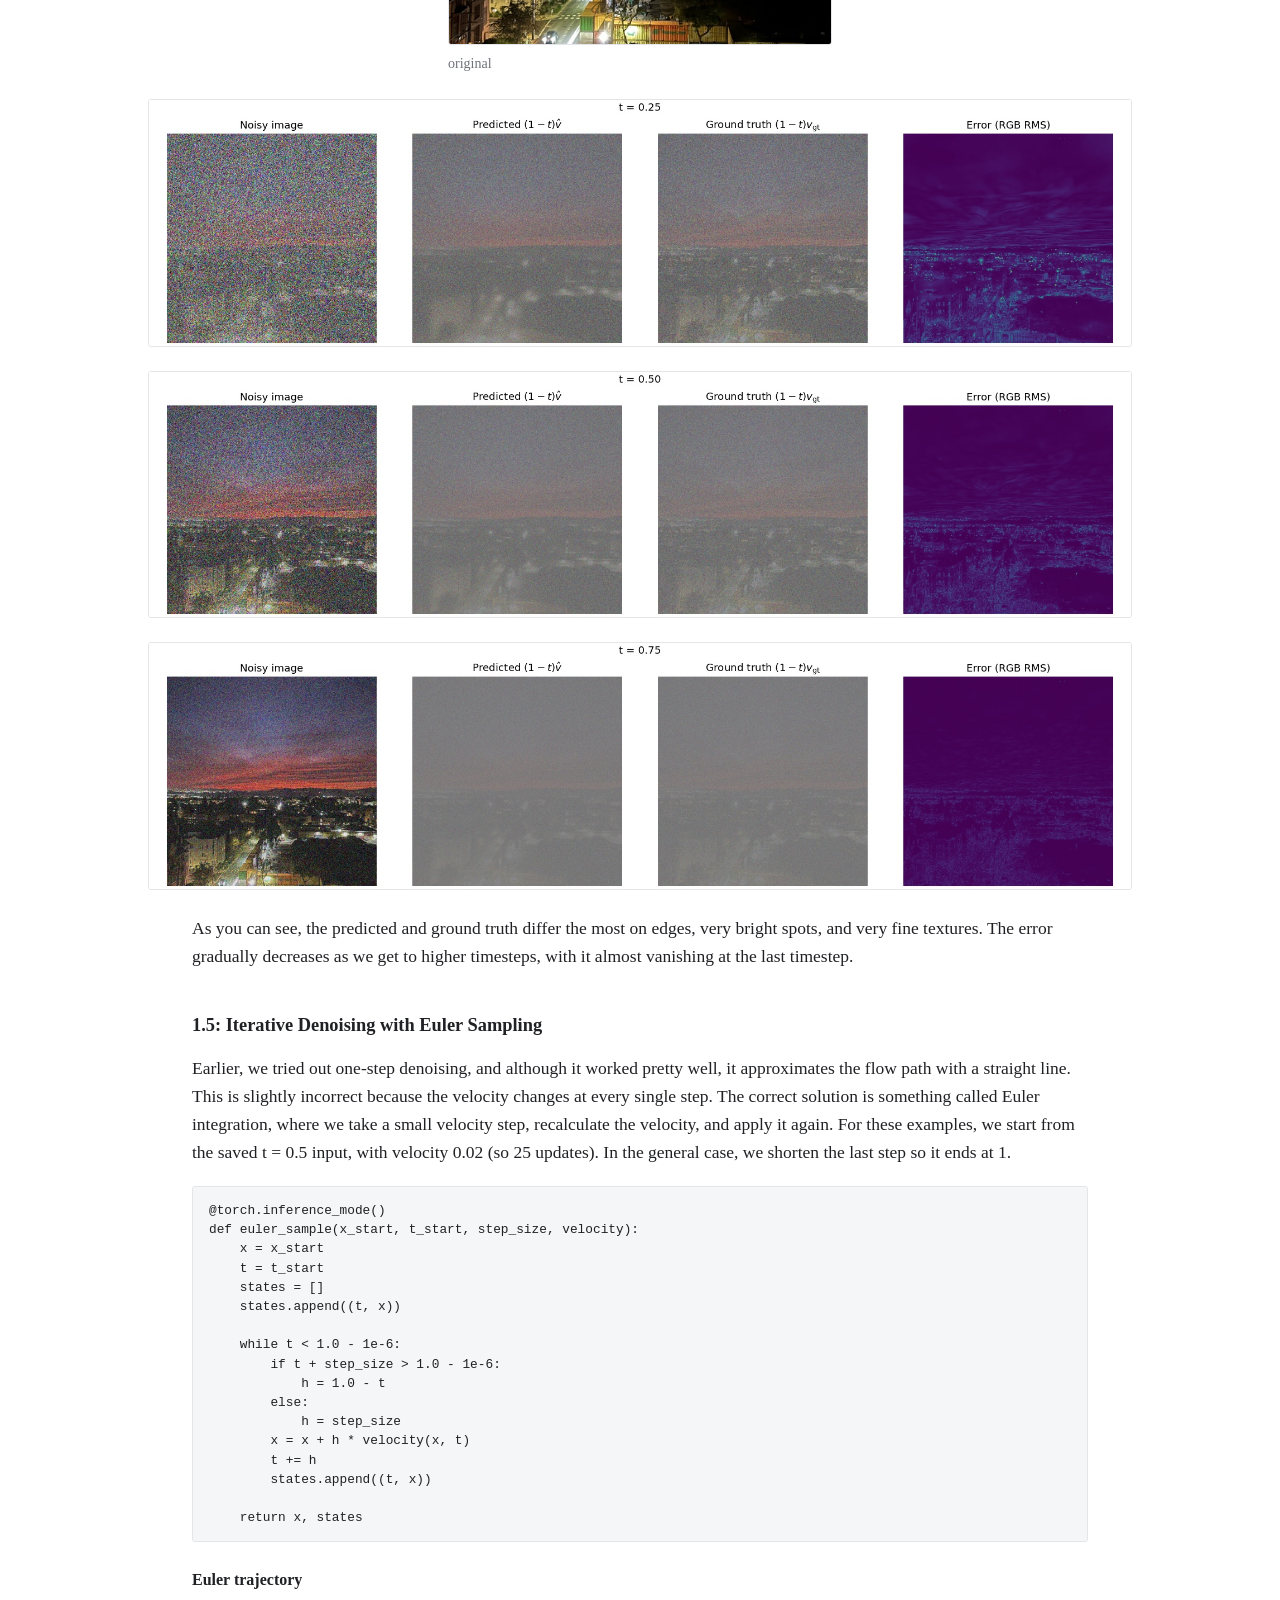
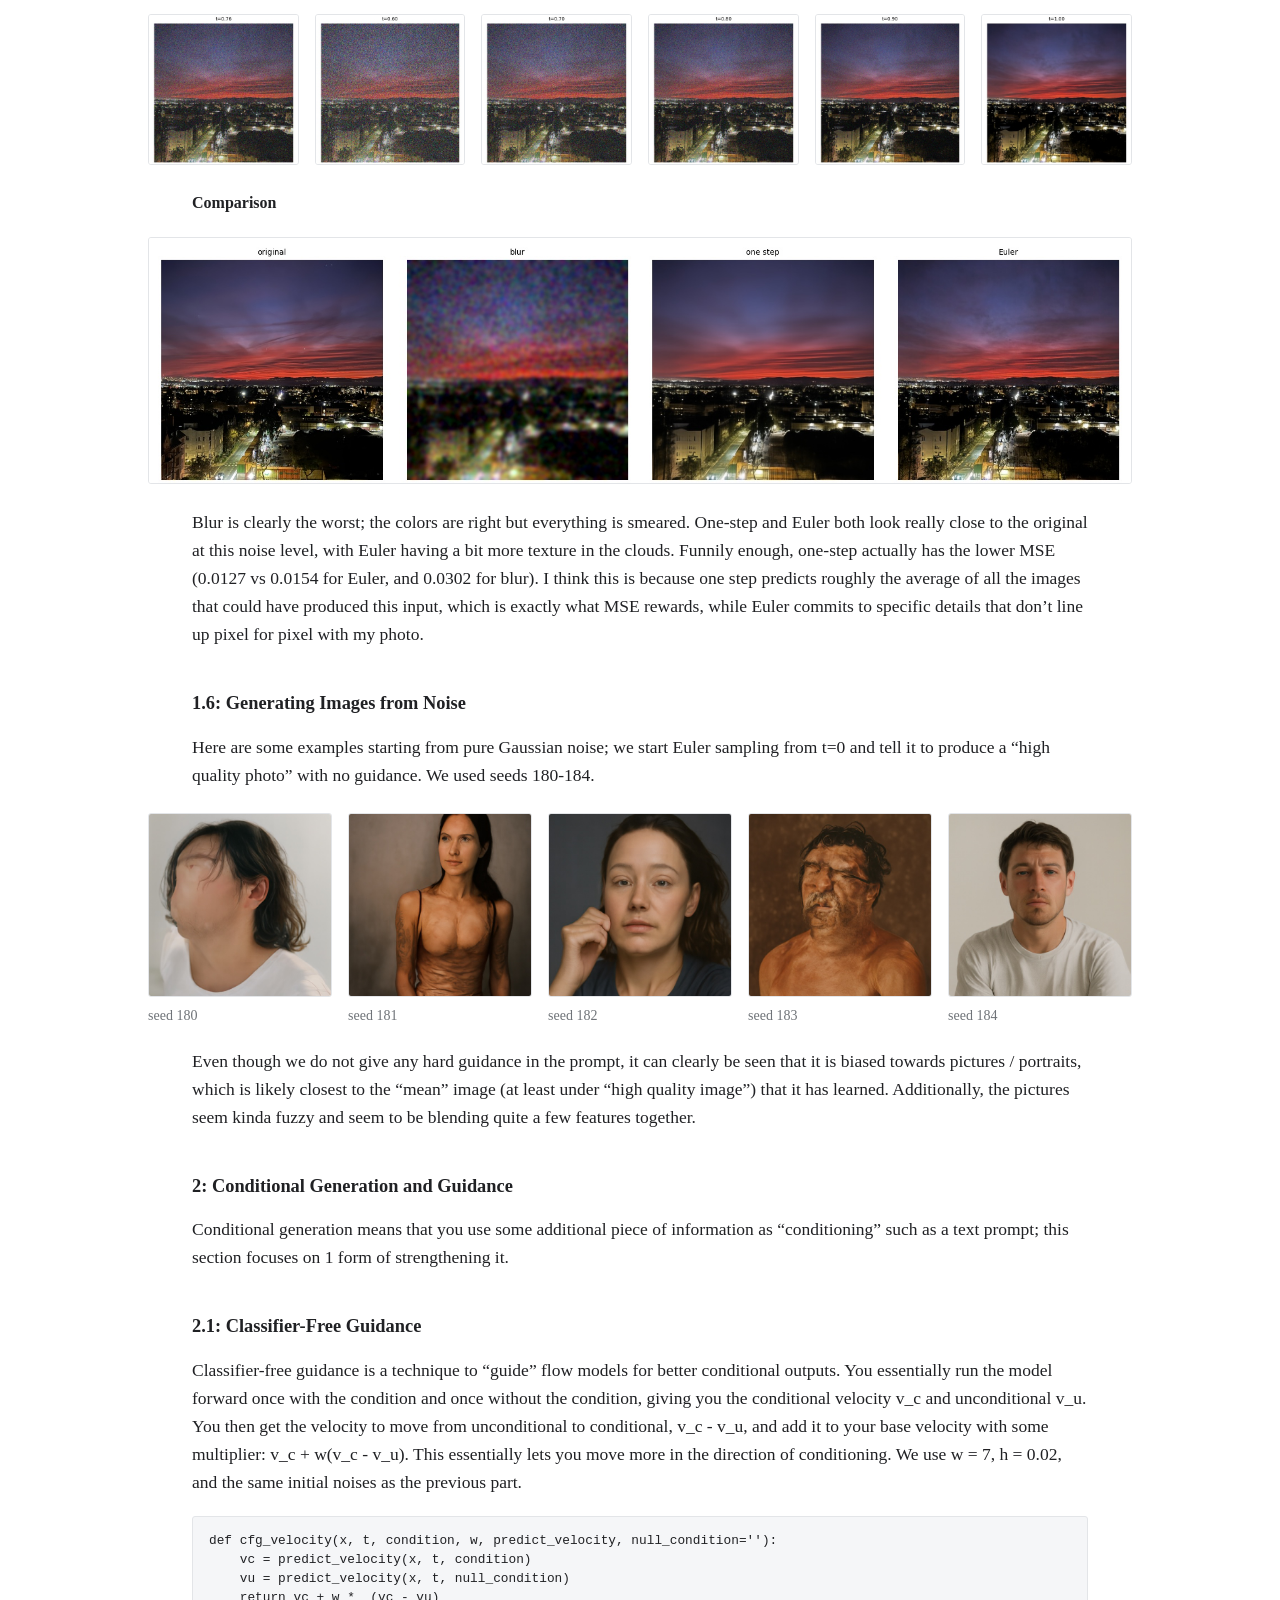
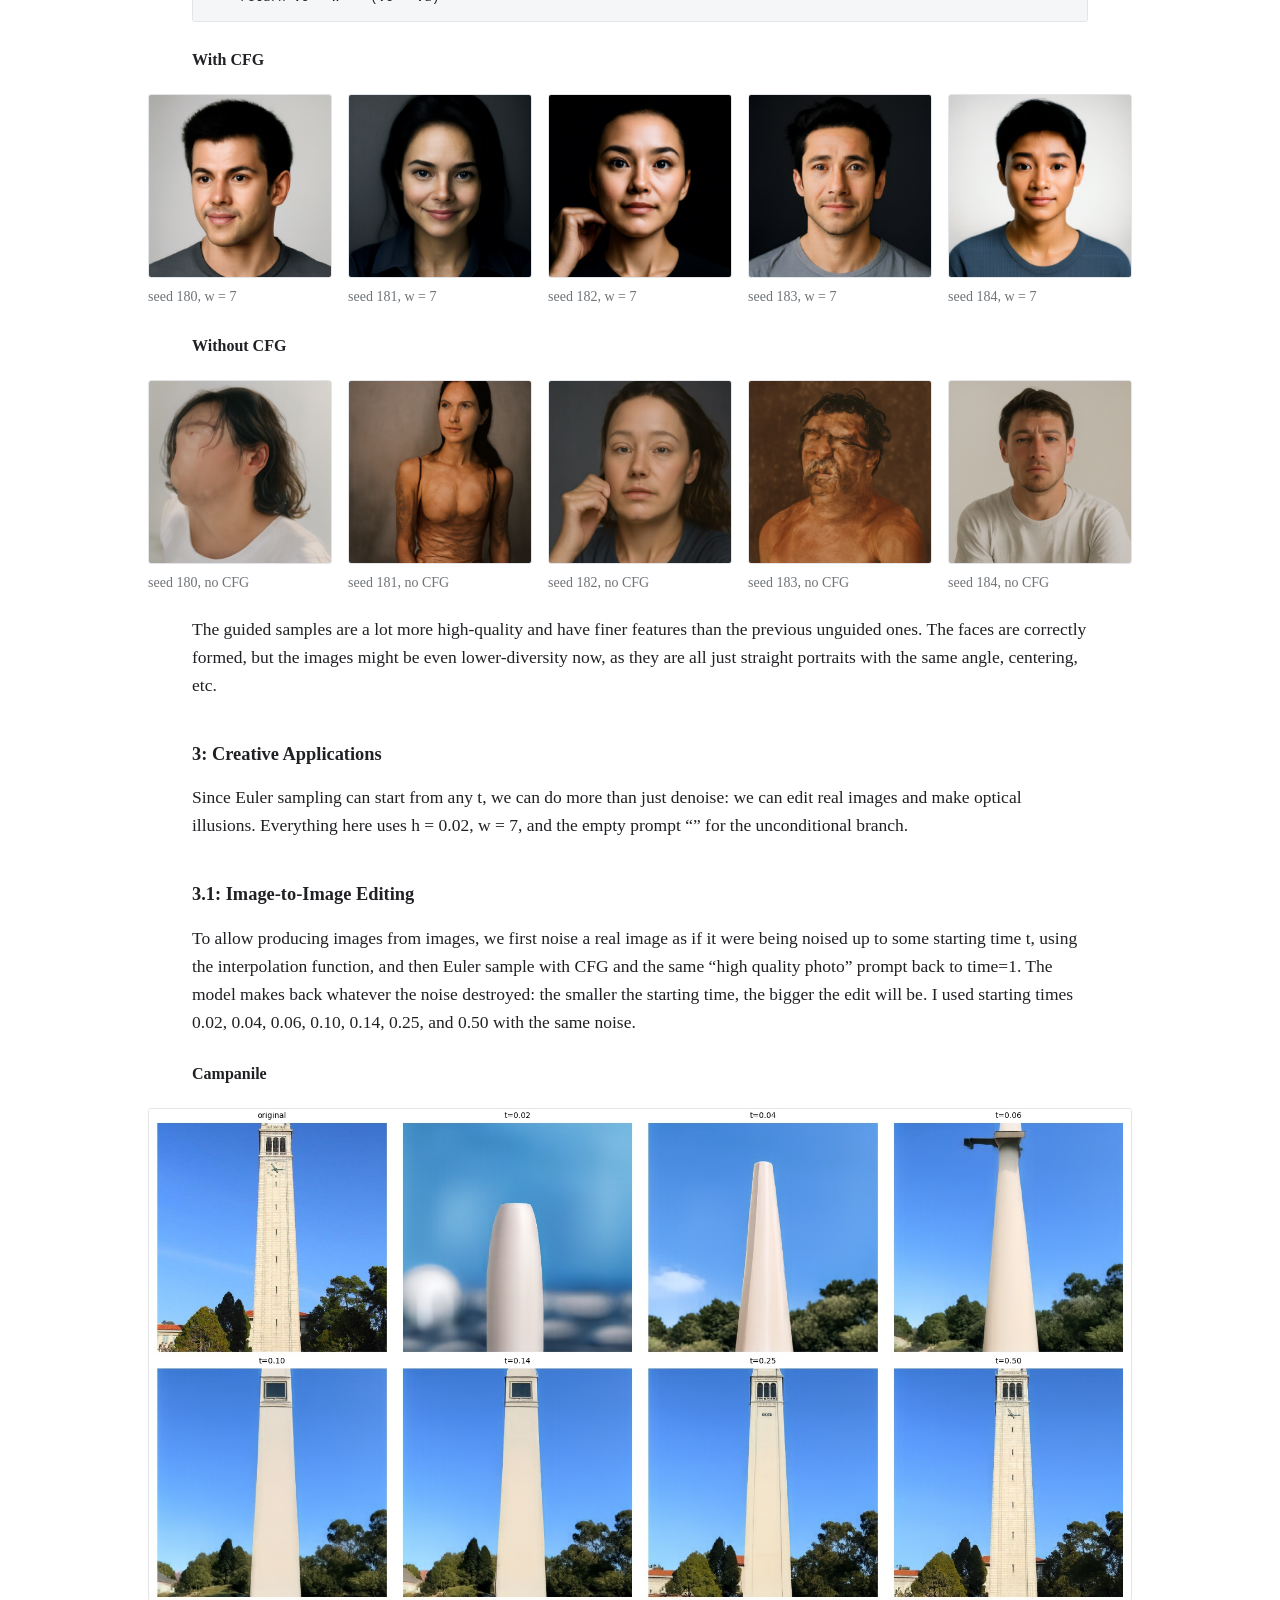
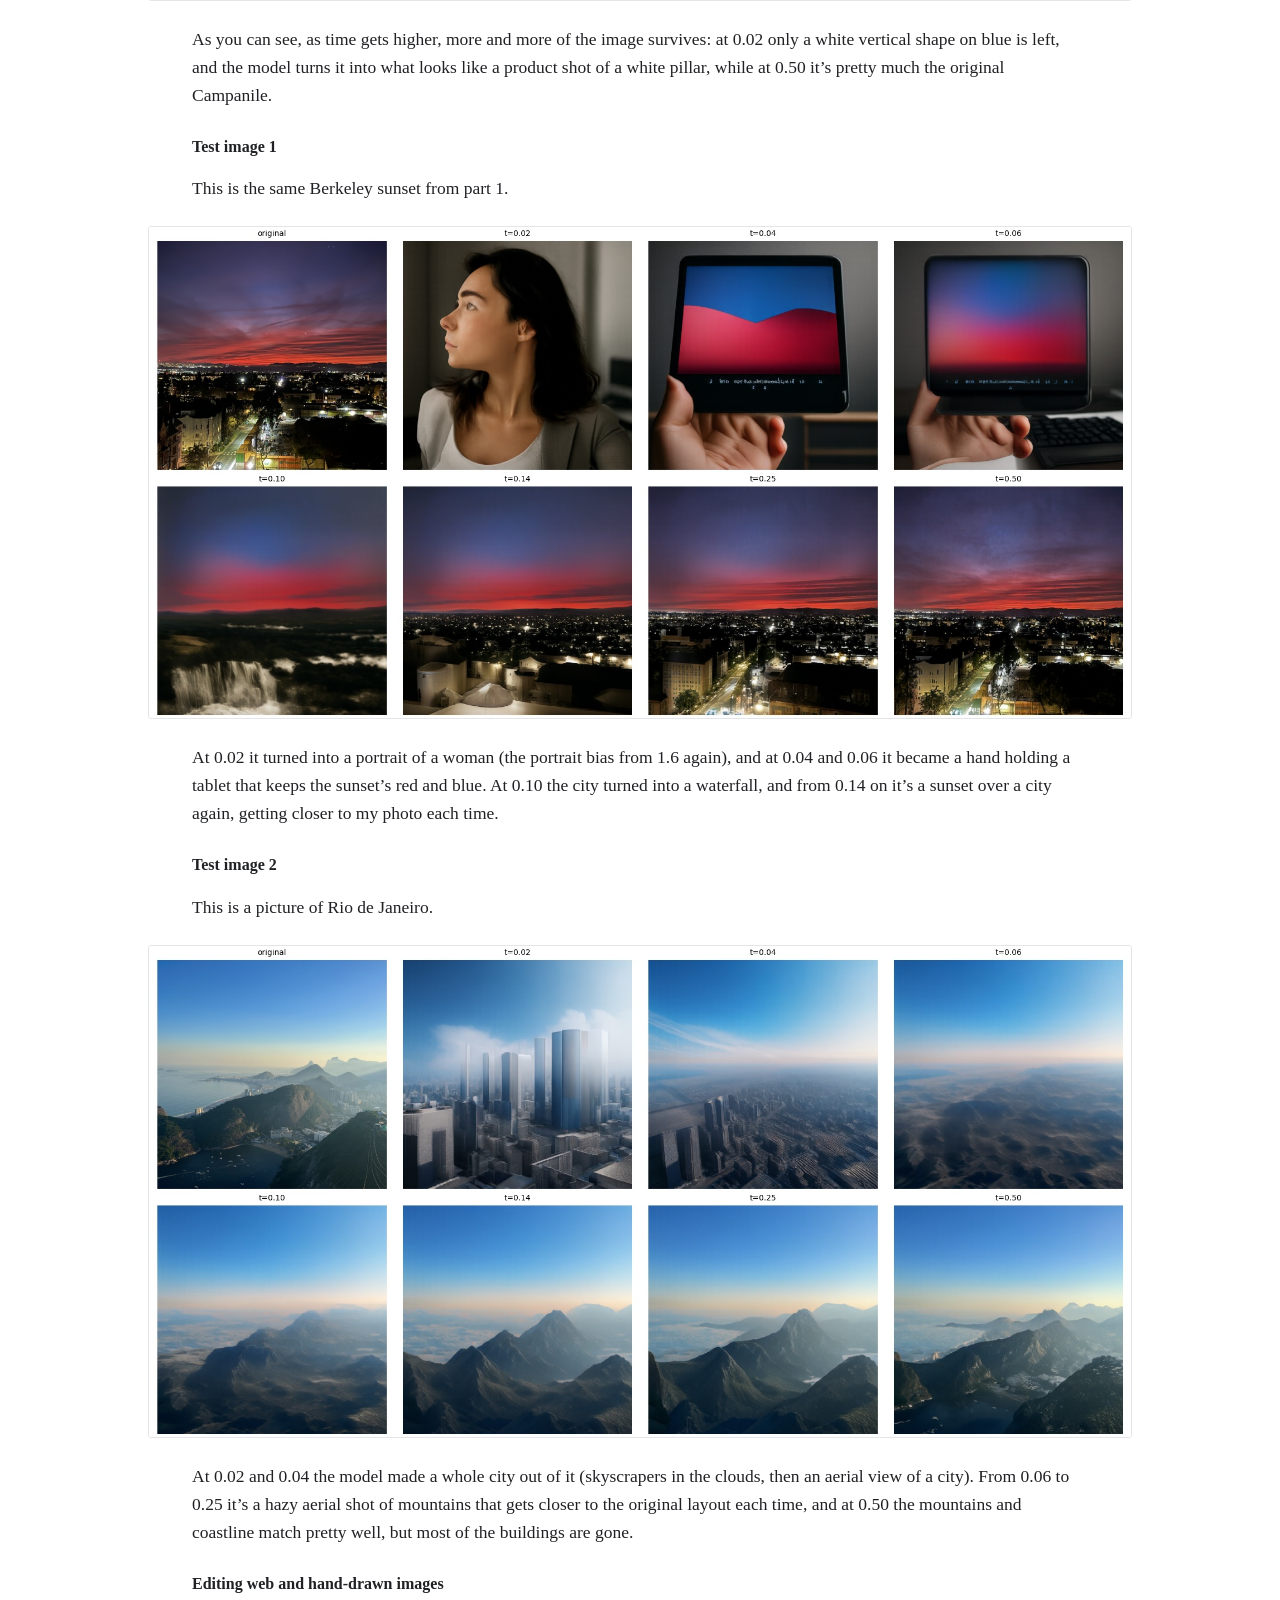
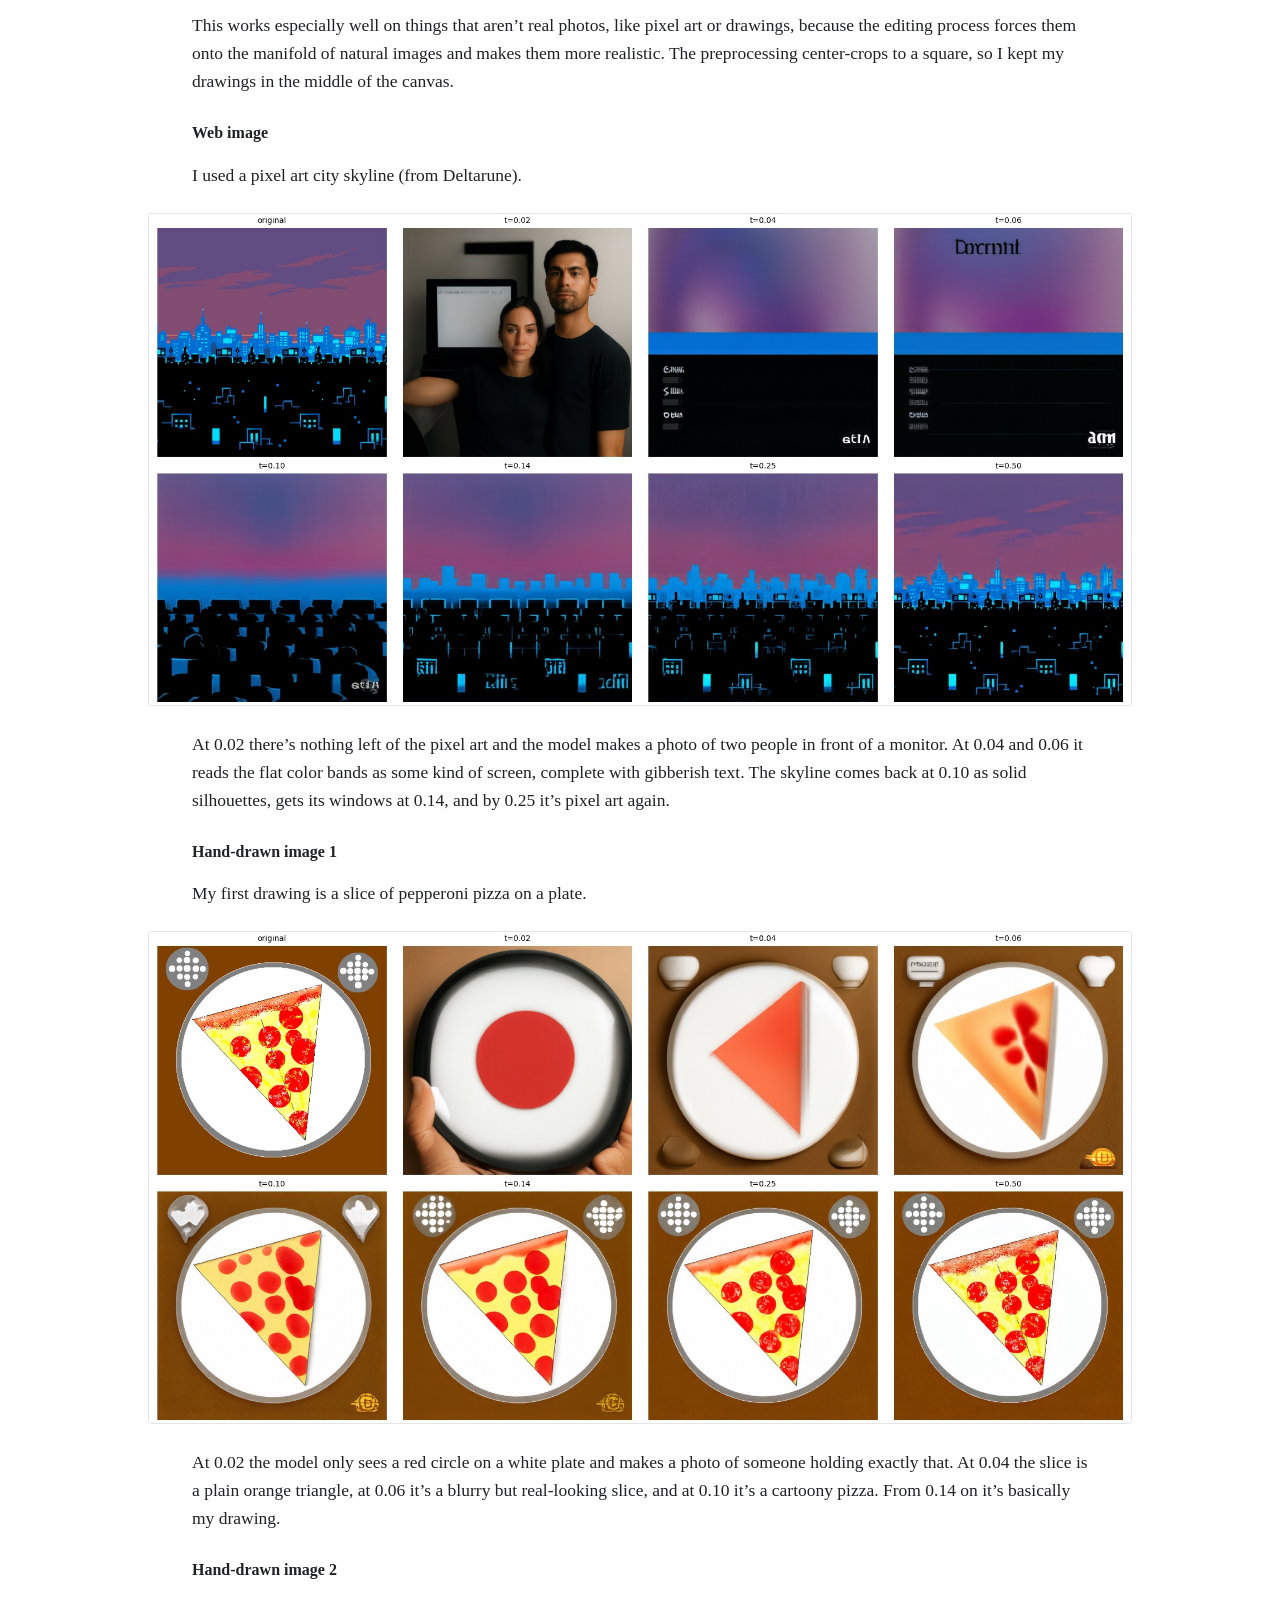
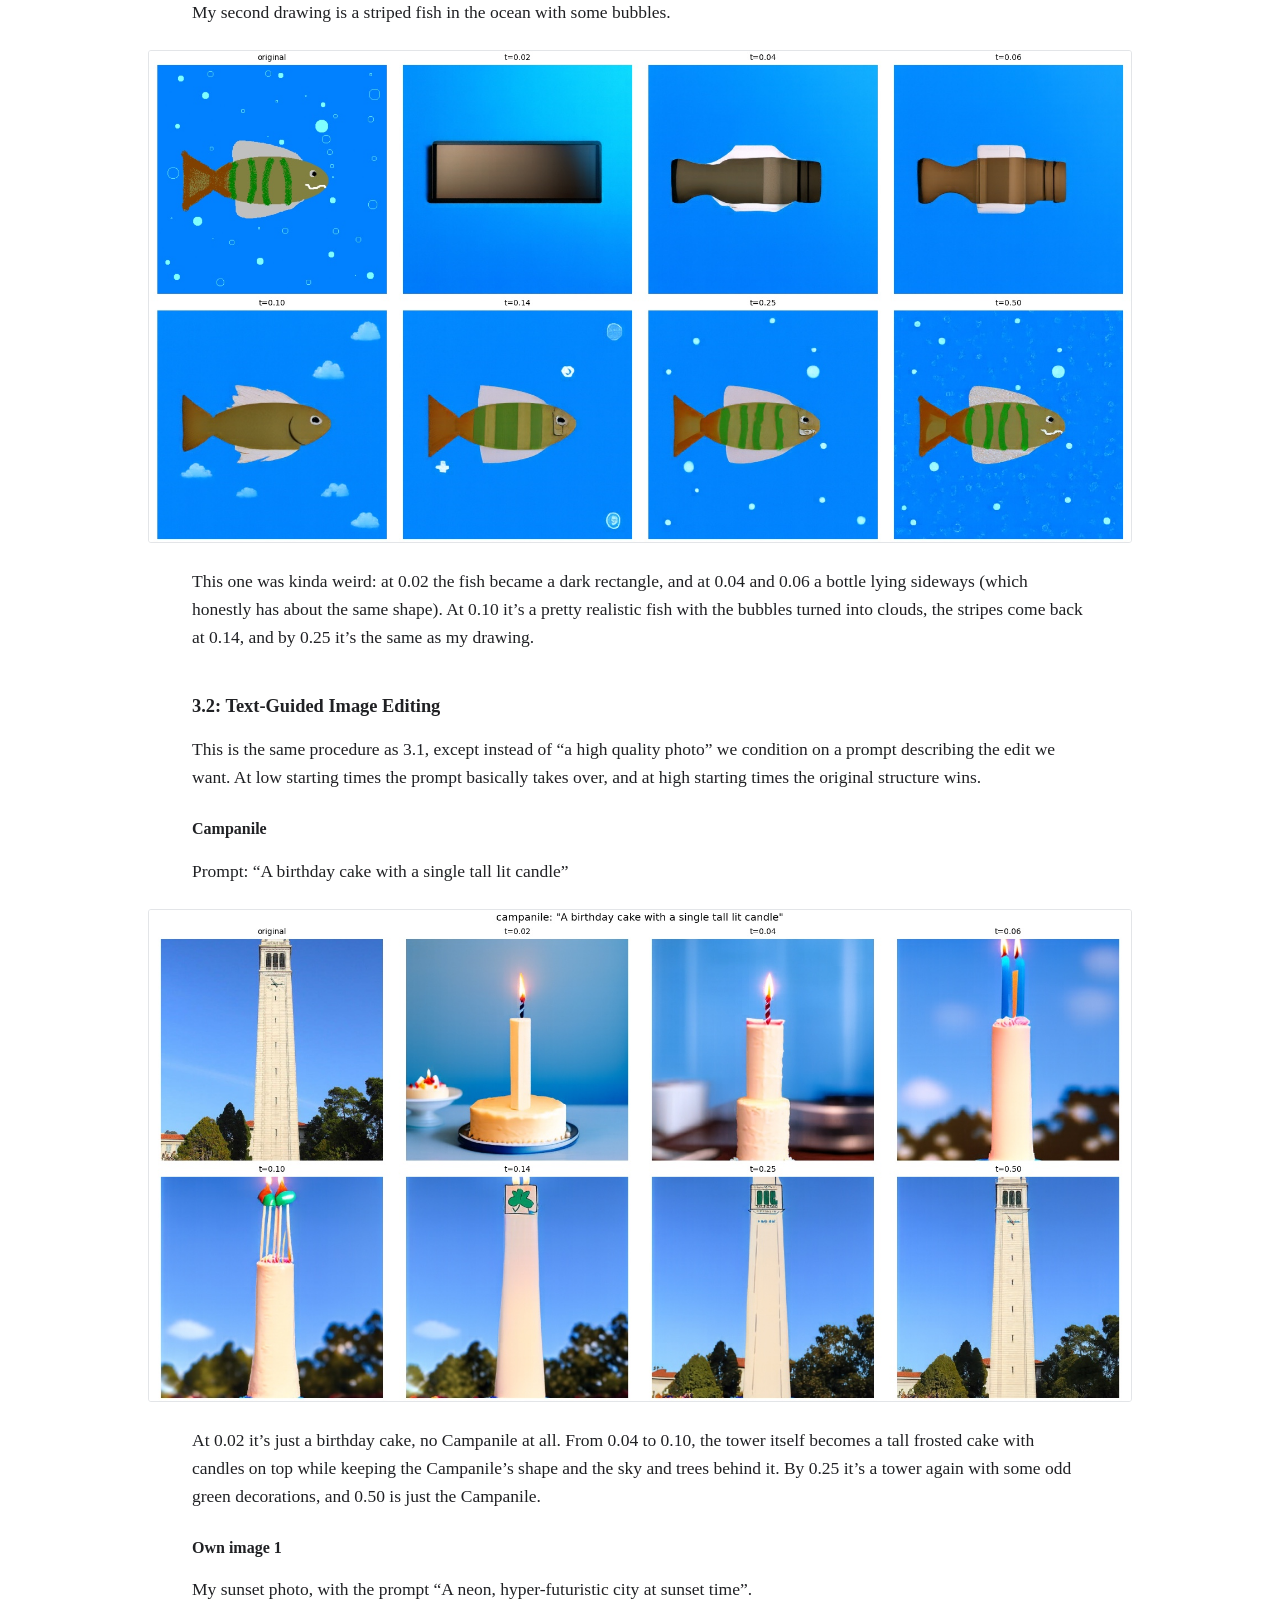
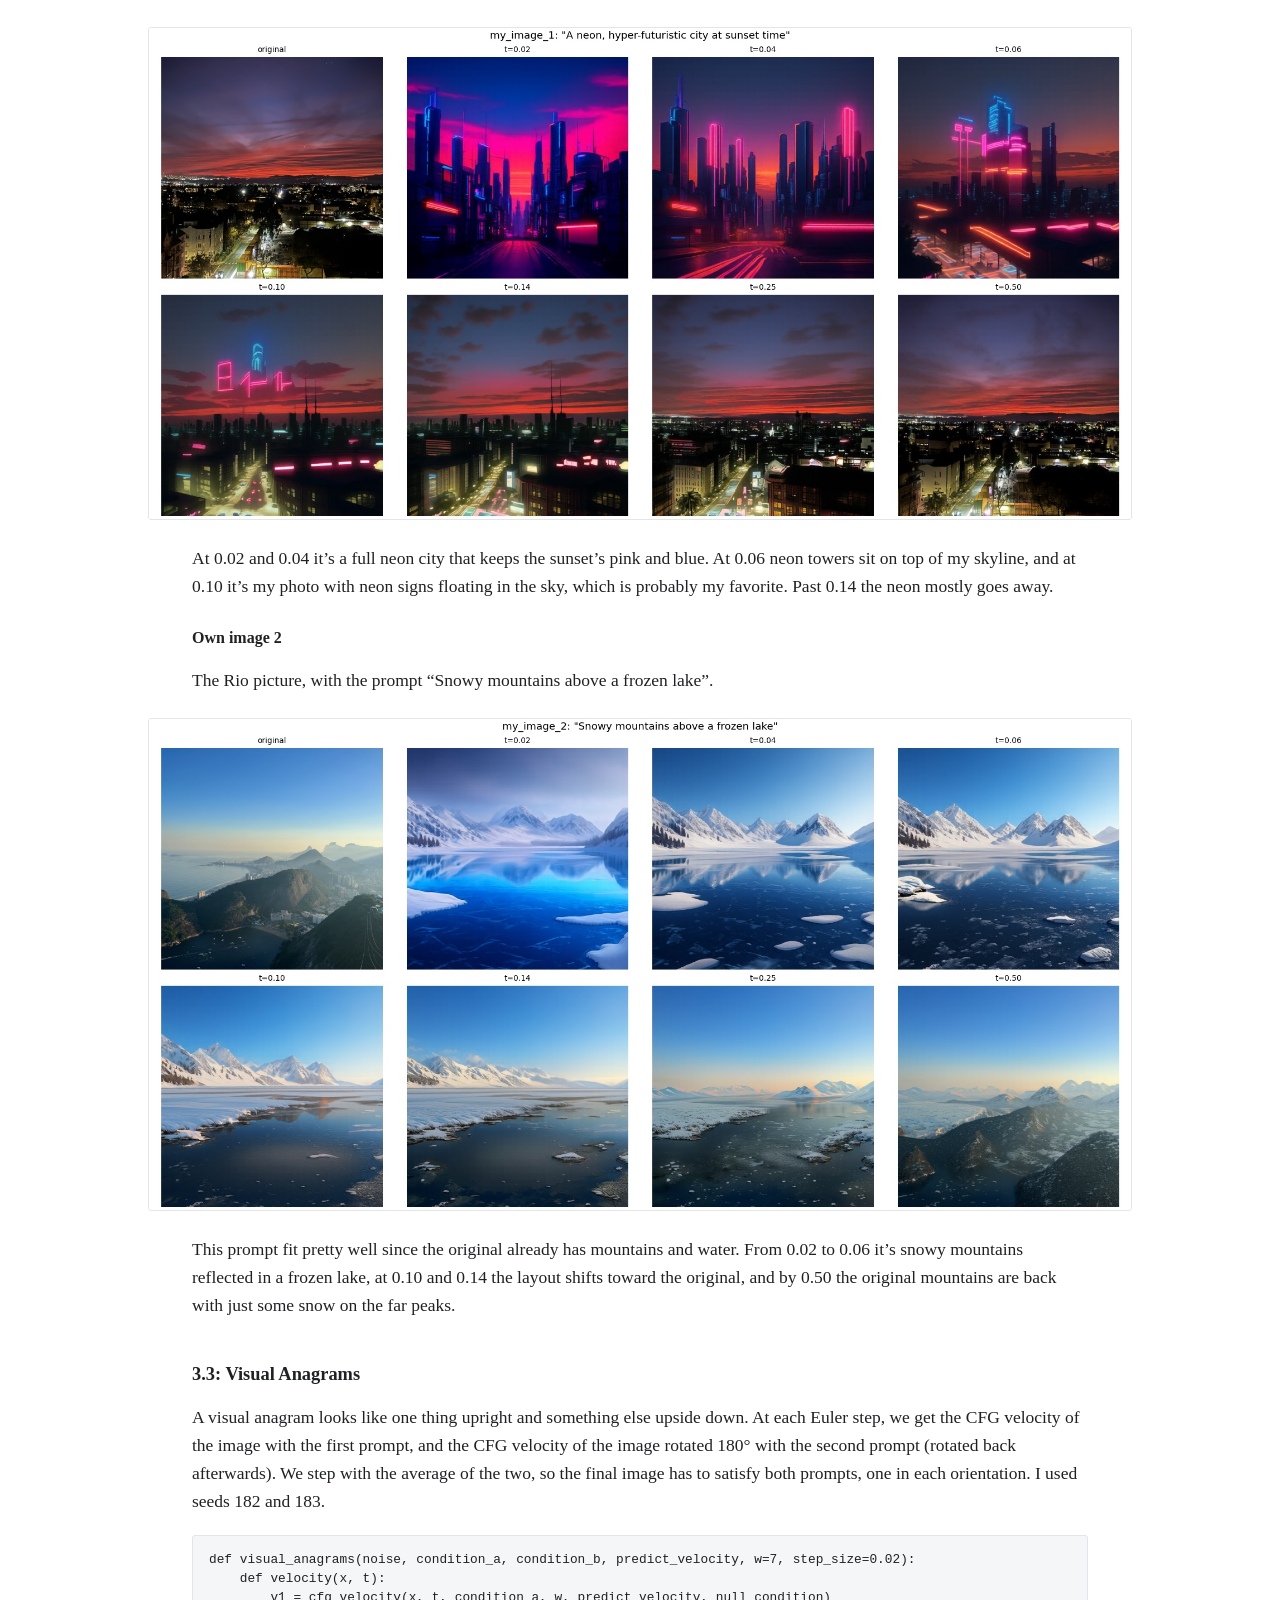
<file: proj3/index.html>
<!DOCTYPE html>
<html lang="en">
<head>
<meta charset="utf-8">
<meta name="viewport" content="width=device-width, initial-scale=1">
<title>Project 3 — Fun with Flow Models | CS180</title>
<link rel="stylesheet" href="../assets/css/style.css?v=2">
<style>
  .wrap { max-width: 64rem; }
  .wrap > .back,
  .wrap > .meta,
  .wrap > h1,
  .wrap > p,
  .wrap > h2,
  .wrap > h3,
  .wrap > pre,
  .wrap > ul,
  .wrap > nav { max-width: 56rem; margin-inline: auto; }
  .wrap > .back { display: block; }

  /* Jump links to each part */
  .toc { font-size: 0.9rem; margin-bottom: 1rem; }
  .toc a { margin-right: 1.25rem; }

  /* Divider that opens each part */
  .part {
    max-width: 56rem;
    margin: 4.5rem auto 1rem;
    padding: 1.5rem 0 1.25rem;
    border-top: 3px solid var(--fg);
    border-bottom: 1px solid var(--rule);
  }
  .part .meta { margin: 0; }
  .part h2 { font-size: 1.5rem; margin: 0.2rem 0 0; }

  pre {
    overflow-x: auto;
    background: var(--hover);
    border: 1px solid var(--rule);
    border-radius: 3px;
    padding: 0.85rem 1rem;
    font-size: 0.8rem;
    line-height: 1.5;
    margin: 1.25rem auto 1.5rem;
  }
  code { font-family: ui-monospace, SFMono-Regular, Menlo, Consolas, monospace; }
  pre.todo { white-space: pre-wrap; }

  /* Example wording under a placeholder */
  .ex {
    display: block;
    margin-top: 0.45rem;
    padding-left: 0.85rem;
    border-left: 2px solid var(--rule);
    font-style: normal;
    font-size: 0.95rem;
    color: var(--fg);
  }
  .ex::before {
    content: "Example";
    display: block;
    font-size: 0.75rem;
    letter-spacing: 0.03em;
    font-variant: small-caps;
    color: var(--muted);
  }

  /* Fixed-column image grids; .grid from style.css only does one row */
  .gallery {
    display: grid;
    grid-template-columns: repeat(var(--cols, 3), 1fr);
    gap: 1rem;
    margin: 1.5rem auto 1.25rem;
  }
  .gallery > figure { margin: 0; min-width: 0; }
  .c2 { --cols: 2; max-width: 40rem; }
  .c3 { --cols: 3; }
  .c4 { --cols: 4; }
  .c5 { --cols: 5; }
  .c6 { --cols: 6; }
  .c7 { --cols: 7; }
  .c8 { --cols: 8; }
  .single { max-width: 24rem; --cols: 1; }
  .plot { max-width: 40rem; --cols: 1; }
  .plot .placeholder { aspect-ratio: 16 / 9; }
  .gallery .placeholder {
    padding: 0.5rem;
    text-align: center;
    line-height: 1.35;
    font-size: 0.75rem;
  }
  .c6 .placeholder, .c7 .placeholder, .c8 .placeholder { aspect-ratio: 3 / 4; }

  /* Composite figures that already carry their own panel labels */
  .fig { margin: 1.5rem auto; }
  .fig.w2 { max-width: 40rem; }
  .fig.w3 { max-width: 52rem; }
  .fig.tall { max-width: 30rem; }

  /* Hybrid shown up close and small, side by side */
  .hybrid {
    display: flex;
    justify-content: center;
    align-items: flex-end;
    gap: 2rem;
    margin: 1.5rem auto 1.25rem;
  }
  .hybrid figure { margin: 0; }
  .hybrid .near { width: min(100%, 24rem); }
  .hybrid .far { width: 4.5rem; }
  @media (max-width: 48rem) {
    .c5, .c6, .c7, .c8 { --cols: 4; }
  }
  @media (max-width: 34rem) {
    .gallery { --cols: 2; }
    .single, .plot { --cols: 1; }
  }
</style>
</head>
<body>
<div class="wrap">

  <a class="back" href="../index.html">&larr; All projects</a>

  <p class="meta">CS180 &middot; Project 3</p>
  <h1>Fun with Flow Models</h1>
  <p class="subtitle">Generating and editing images with a pretrained flow model, then training my own on MNIST.</p>

  <nav class="toc">
    <a href="#part-a">Part A</a>
    <a href="#part-b">Part B</a>
  </nav>

  <h2>Overview</h2>
  <p>
    This project explores a generative modeling technique called flow matching. Flow matching is a technique to generate images from noise by modeling not individual denoising steps, but a velocity in image space, and integrating across it to produce an image output. Part A involves me using a pretrained text-to-image flow model, and part B involves me training my own UNet flow model on MNIST for digit generation.
  </p>


  <!-- ============================== PART A ============================== -->

  <header class="part" id="part-a">
    <p class="meta">Part A</p>
    <h2>Exploring the Power of Flow Models</h2>
  </header>

  <p>
    For this part, we will be using the pre-trained flow model PixNerd-XXL-P16-T21 which outputs 512x512 images; we use it solely for inference, not any training. We start off by visualizing sampling, then move onto conditional generation, and finally cover a few creative applications we can do with our flow model
  </p>

  <h2>0: Setup</h2>
  <p>
    The model that we are using embeds textual prompts into embeddings using Qwen3 as generative input or conditioning. We preprocess every image by cropping to its center, resizing it to 512x512 pixels, scaling every channel to [-1, 1]. We use random seed 180.
  </p>

  <h2>1: Visualizing Training and Sampling</h2>
  <p>Quick setup for everything in this part: flow matching draws a straight line between pure noise x_0 and a clean image x_1, so x_t = (1 - t) * x_0 + t * x_1, where t = 0 is pure noise and t = 1 is the clean image. The model is trained to predict the velocity along that line (x_1 - x_0), and to generate an image we start from noise and integrate that velocity up to t = 1.</p>

  <h2>1.1: Constructing Noisy Training Inputs</h2>
  <p>
    We build a noisy input by taking a linear interpolation between the clean image and a Gaussian noise sample epsilon: that is, we do (1 - t) * epsilon + t * image. In these results, the same noise tensor is used for every single timestep. For my image, I chose a Berkeley city sunset (probably the best Berkeley late sunset pic I have)
  </p>
  <pre><code class="language-python">def interpolate(image, noise, t):
    return t * image + (1-t) * noise</code></pre>
  <figure class="fig"><img src="../assets/proj3/1-1_training_inputs.jpg" alt="Original sunset photo and noisy versions at t = 0.25, 0.5 and 0.75"></figure>
  <p>
    observation: as you can see, as t decreases, less and less of the image survives the noising.
  </p>

  <h2>1.2: Classical Denoising</h2>
  <p>
    For a baseline, we ran classical denoising. We first rescale every single noisy input by 1/t to restore the original amplitude (recall what we did in our interpolation), and then do a gaussian blur with an appropriate value of sigma. We try out several values of sigma like 1, 2, 4, 8, 16, and keep the one that is closest to the original image (in MSE). I used a kernel size of 3 * sigma + 1, and the sigmas for each noise level are stated in the image below.
  </p>
  <figure class="fig w2"><img src="../assets/proj3/1-2_blur_0.25.jpg" alt="Noisy input and best Gaussian blur at t = 0.25"></figure>
  <figure class="fig w2"><img src="../assets/proj3/1-2_blur_0.5.jpg" alt="Noisy input and best Gaussian blur at t = 0.5"></figure>
  <figure class="fig w2"><img src="../assets/proj3/1-2_blur_0.75.jpg" alt="Noisy input and best Gaussian blur at t = 0.75"></figure>
  <p>
    I noticed that more noisy inputs needed more blur, which makes sense, as a noisier image will only look the same after averaging over a lot larger space.
  </p>

  <h2>1.3: One-Step Denoising</h2>
  <p>
    Another method that I tried was what could essentially be called &ldquo;one-step&rdquo; denoising. We predict the velocity of a noised image once, and extrapolate this velocity to the clean endpoint. When predicting the velocity, we use the prompt &ldquo;a high quality photo&rdquo; so that it tries to maximally get rid of noise while not injecting any other details of its own.
  </p>
  <pre><code class="language-python">def one_step_denoise(x, t, condition, predict_velocity):
    return x + (1-t) * predict_velocity(x, t, condition)</code></pre>
  <figure class="fig w3"><img src="../assets/proj3/1-3_one_step_0.25.jpg" alt="Original, noisy input and one-step estimate at t = 0.25"></figure>
  <figure class="fig w3"><img src="../assets/proj3/1-3_one_step_0.5.jpg" alt="Original, noisy input and one-step estimate at t = 0.5"></figure>
  <figure class="fig w3"><img src="../assets/proj3/1-3_one_step_0.75.jpg" alt="Original, noisy input and one-step estimate at t = 0.75"></figure>
  <p>
    Just applying one step of this type of denoising does a lot better than classical denoising. The quality (as in, how faithful it is to the original image) decreases as t is smaller, but it still produces a &ldquo;clean&rdquo; image regardless, as in it&rsquo;s not blurry; it&rsquo;s just that it becomes less and less accurate to the original images that we had as there&rsquo;s more noise.
  </p>

  <h2>1.4: Visualizing Velocity</h2>
  <p>
    Now, we compare the difference between the model&rsquo;s predicted velocity at stepping between images, versus the ground truth velocity (just the difference between the two images). We visualize the error on a symmetric RGB scale (that is, zero is a mid-gray color). The error shown is just the RMS over all 3 channels (RGB) per-pixel, of the normalized difference in velocity (1-t)(v_pred - v_gtruth), shown on an absolute scale from 0 to unbounded (so we use the maximum across the all the images)
  </p>
  <div class="gallery single">
    <figure><img src="../assets/proj3/1-4_original.jpg" alt="Original sunset photo"><figcaption>original</figcaption></figure>
  </div>
  <figure class="fig"><img src="../assets/proj3/1-4_velocity_0.25.jpg" alt="Noisy image, predicted update, ground-truth update and RMS error at t = 0.25"></figure>
  <figure class="fig"><img src="../assets/proj3/1-4_velocity_0.50.jpg" alt="Noisy image, predicted update, ground-truth update and RMS error at t = 0.50"></figure>
  <figure class="fig"><img src="../assets/proj3/1-4_velocity_0.75.jpg" alt="Noisy image, predicted update, ground-truth update and RMS error at t = 0.75"></figure>
  <p>
    As you can see, the predicted and ground truth differ the most on edges, very bright spots, and very fine textures. The error gradually decreases as we get to higher timesteps, with it almost vanishing at the last timestep.
  </p>

  <h2>1.5: Iterative Denoising with Euler Sampling</h2>
  <p>
    Earlier, we tried out one-step denoising, and although it worked pretty well, it approximates the flow path with a straight line. This is slightly incorrect because the velocity changes at every single step. The correct solution is something called Euler integration, where we take a small velocity step, recalculate the velocity, and apply it again. For these examples, we start from the saved t = 0.5 input, with velocity 0.02 (so 25 updates). In the general case, we shorten the last step so it ends at 1.
  </p>
  <pre><code class="language-python">@torch.inference_mode()
def euler_sample(x_start, t_start, step_size, velocity):
    x = x_start
    t = t_start
    states = []
    states.append((t, x))

    while t &lt; 1.0 - 1e-6:
        if t + step_size &gt; 1.0 - 1e-6:
            h = 1.0 - t
        else:
            h = step_size
        x = x + h * velocity(x, t)
        t += h
        states.append((t, x))

    return x, states</code></pre>
  <h3>Euler trajectory</h3>
  <div class="gallery c6">
    <figure><img src="../assets/proj3/1-5_traj_0.50.jpg" alt="Euler state at t = 0.50"></figure>
    <figure><img src="../assets/proj3/1-5_traj_0.60.jpg" alt="Euler state at t = 0.60"></figure>
    <figure><img src="../assets/proj3/1-5_traj_0.70.jpg" alt="Euler state at t = 0.70"></figure>
    <figure><img src="../assets/proj3/1-5_traj_0.80.jpg" alt="Euler state at t = 0.80"></figure>
    <figure><img src="../assets/proj3/1-5_traj_0.90.jpg" alt="Euler state at t = 0.90"></figure>
    <figure><img src="../assets/proj3/1-5_traj_1.00.jpg" alt="Euler state at t = 1.00"></figure>
  </div>
  <h3>Comparison</h3>
  <figure class="fig"><img src="../assets/proj3/1-5_comparison.jpg" alt="Original, Gaussian blur, one-step estimate and Euler result from the t = 0.5 input"></figure>
  <p>Blur is clearly the worst; the colors are right but everything is smeared. One-step and Euler both look really close to the original at this noise level, with Euler having a bit more texture in the clouds. Funnily enough, one-step actually has the lower MSE (0.0127 vs 0.0154 for Euler, and 0.0302 for blur). I think this is because one step predicts roughly the average of all the images that could have produced this input, which is exactly what MSE rewards, while Euler commits to specific details that don’t line up pixel for pixel with my photo.</p>

  <h2>1.6: Generating Images from Noise</h2>
  <p>
    Here are some examples starting from pure Gaussian noise; we start Euler sampling from t=0 and tell it to produce a &ldquo;high quality photo&rdquo; with no guidance. We used seeds 180-184.
  </p>
  <div class="gallery c5">
    <figure><img src="../assets/proj3/1-6_seed180.jpg" alt="Unguided sample, seed 180"><figcaption>seed 180</figcaption></figure>
    <figure><img src="../assets/proj3/1-6_seed181.jpg" alt="Unguided sample, seed 181"><figcaption>seed 181</figcaption></figure>
    <figure><img src="../assets/proj3/1-6_seed182.jpg" alt="Unguided sample, seed 182"><figcaption>seed 182</figcaption></figure>
    <figure><img src="../assets/proj3/1-6_seed183.jpg" alt="Unguided sample, seed 183"><figcaption>seed 183</figcaption></figure>
    <figure><img src="../assets/proj3/1-6_seed184.jpg" alt="Unguided sample, seed 184"><figcaption>seed 184</figcaption></figure>
  </div>
  <p>
    Even though we do not give any hard guidance in the prompt, it can clearly be seen that it is biased towards pictures / portraits, which is likely closest to the &ldquo;mean&rdquo; image (at least under &ldquo;high quality image&rdquo;) that it has learned. Additionally, the pictures seem kinda fuzzy and seem to be blending quite a few features together.
  </p>

  <h2>2: Conditional Generation and Guidance</h2>
  <p>
    Conditional generation means that you use some additional piece of information as &ldquo;conditioning&rdquo; such as a text prompt; this section focuses on 1 form of strengthening it.
  </p>

  <h2>2.1: Classifier-Free Guidance</h2>
  <p>
    Classifier-free guidance is a technique to &ldquo;guide&rdquo; flow models for better conditional outputs. You essentially run the model forward once with the condition and once without the condition, giving you the conditional velocity v_c and unconditional v_u. You then get the velocity to move from unconditional to conditional, v_c - v_u, and add it to your base velocity with some multiplier: v_c + w(v_c - v_u). This essentially lets you move more in the direction of conditioning. We use w = 7, h = 0.02, and the same initial noises as the previous part.
  </p>
  <pre><code class="language-python">def cfg_velocity(x, t, condition, w, predict_velocity, null_condition=''):
    vc = predict_velocity(x, t, condition)
    vu = predict_velocity(x, t, null_condition)
    return vc + w *  (vc - vu)</code></pre>
  <h3>With CFG</h3>
  <div class="gallery c5">
    <figure><img src="../assets/proj3/2-1_cfg_seed180.jpg" alt="CFG sample, seed 180, w = 7"><figcaption>seed 180, w = 7</figcaption></figure>
    <figure><img src="../assets/proj3/2-1_cfg_seed181.jpg" alt="CFG sample, seed 181, w = 7"><figcaption>seed 181, w = 7</figcaption></figure>
    <figure><img src="../assets/proj3/2-1_cfg_seed182.jpg" alt="CFG sample, seed 182, w = 7"><figcaption>seed 182, w = 7</figcaption></figure>
    <figure><img src="../assets/proj3/2-1_cfg_seed183.jpg" alt="CFG sample, seed 183, w = 7"><figcaption>seed 183, w = 7</figcaption></figure>
    <figure><img src="../assets/proj3/2-1_cfg_seed184.jpg" alt="CFG sample, seed 184, w = 7"><figcaption>seed 184, w = 7</figcaption></figure>
  </div>
  <h3>Without CFG</h3>
  <div class="gallery c5">
    <figure><img src="../assets/proj3/1-6_seed180.jpg" alt="Unguided sample, seed 180"><figcaption>seed 180, no CFG</figcaption></figure>
    <figure><img src="../assets/proj3/1-6_seed181.jpg" alt="Unguided sample, seed 181"><figcaption>seed 181, no CFG</figcaption></figure>
    <figure><img src="../assets/proj3/1-6_seed182.jpg" alt="Unguided sample, seed 182"><figcaption>seed 182, no CFG</figcaption></figure>
    <figure><img src="../assets/proj3/1-6_seed183.jpg" alt="Unguided sample, seed 183"><figcaption>seed 183, no CFG</figcaption></figure>
    <figure><img src="../assets/proj3/1-6_seed184.jpg" alt="Unguided sample, seed 184"><figcaption>seed 184, no CFG</figcaption></figure>
  </div>
  <p>
    The guided samples are a lot more high-quality and have finer features than the previous unguided ones. The faces are correctly formed, but the images might be even lower-diversity now, as they are all just straight portraits with the same angle, centering, etc.
  </p>

  <h2>3: Creative Applications</h2>
  <p>Since Euler sampling can start from any t, we can do more than just denoise: we can edit real images and make optical illusions. Everything here uses h = 0.02, w = 7, and the empty prompt “” for the unconditional branch.</p>

  <h2>3.1: Image-to-Image Editing</h2>
  <p>To allow producing images from images, we first noise a real image as if it were being noised up to some starting time t, using the interpolation function, and then Euler sample with CFG and the same “high quality photo” prompt back to time=1. The model makes back whatever the noise destroyed: the smaller the starting time, the bigger the edit will be. I used starting times 0.02, 0.04, 0.06, 0.10, 0.14, 0.25, and 0.50 with the same noise.</p>

  <h3>Campanile</h3>
  <figure class="fig"><img src="../assets/proj3/3-1_campanile.jpg" alt="Campanile edits at starting times 0.02 to 0.50"></figure>
  <p>As you can see, as time gets higher, more and more of the image survives: at 0.02 only a white vertical shape on blue is left, and the model turns it into what looks like a product shot of a white pillar, while at 0.50 it’s pretty much the original Campanile.</p>

  <h3>Test image 1</h3>
  <p>This is the same Berkeley sunset from part 1.</p>
  <figure class="fig"><img src="../assets/proj3/3-1_my_image_1.jpg" alt="Sunset photo edits at starting times 0.02 to 0.50"></figure>
  <p>At 0.02 it turned into a portrait of a woman (the portrait bias from 1.6 again), and at 0.04 and 0.06 it became a hand holding a tablet that keeps the sunset’s red and blue. At 0.10 the city turned into a waterfall, and from 0.14 on it’s a sunset over a city again, getting closer to my photo each time.</p>

  <h3>Test image 2</h3>
  <p>This is a picture of Rio de Janeiro.</p>
  <figure class="fig"><img src="../assets/proj3/3-1_my_image_2.jpg" alt="Second test image edits at starting times 0.02 to 0.50"></figure>
  <p>At 0.02 and 0.04 the model made a whole city out of it (skyscrapers in the clouds, then an aerial view of a city). From 0.06 to 0.25 it’s a hazy aerial shot of mountains that gets closer to the original layout each time, and at 0.50 the mountains and coastline match pretty well, but most of the buildings are gone.</p>

  <h3>Editing web and hand-drawn images</h3>
  <p>This works especially well on things that aren’t real photos, like pixel art or drawings, because the editing process forces them onto the manifold of natural images and makes them more realistic. The preprocessing center-crops to a square, so I kept my drawings in the middle of the canvas.</p>

  <h3>Web image</h3>
  <p>I used a pixel art city skyline (from Deltarune).</p>
  <figure class="fig"><img src="../assets/proj3/3-1_web_image.jpg" alt="Pixel-art city web image edits at starting times 0.02 to 0.50"></figure>
  <p>At 0.02 there’s nothing left of the pixel art and the model makes a photo of two people in front of a monitor. At 0.04 and 0.06 it reads the flat color bands as some kind of screen, complete with gibberish text. The skyline comes back at 0.10 as solid silhouettes, gets its windows at 0.14, and by 0.25 it’s pixel art again.</p>

  <h3>Hand-drawn image 1</h3>
  <p>My first drawing is a slice of pepperoni pizza on a plate.</p>
  <figure class="fig"><img src="../assets/proj3/3-1_drawing_1.jpg" alt="Pizza drawing edits at starting times 0.02 to 0.50"></figure>
  <p>At 0.02 the model only sees a red circle on a white plate and makes a photo of someone holding exactly that. At 0.04 the slice is a plain orange triangle, at 0.06 it’s a blurry but real-looking slice, and at 0.10 it’s a cartoony pizza. From 0.14 on it’s basically my drawing.</p>

  <h3>Hand-drawn image 2</h3>
  <p>My second drawing is a striped fish in the ocean with some bubbles.</p>
  <figure class="fig"><img src="../assets/proj3/3-1_drawing_2.jpg" alt="Fish drawing edits at starting times 0.02 to 0.50"></figure>
  <p>This one was kinda weird: at 0.02 the fish became a dark rectangle, and at 0.04 and 0.06 a bottle lying sideways (which honestly has about the same shape). At 0.10 it’s a pretty realistic fish with the bubbles turned into clouds, the stripes come back at 0.14, and by 0.25 it’s the same as my drawing.</p>

  <h2>3.2: Text-Guided Image Editing</h2>
  <p>This is the same procedure as 3.1, except instead of “a high quality photo” we condition on a prompt describing the edit we want. At low starting times the prompt basically takes over, and at high starting times the original structure wins.</p>

  <h3>Campanile</h3>
  <p>Prompt: “A birthday cake with a single tall lit candle”</p>
  <figure class="fig"><img src="../assets/proj3/3-2_campanile.jpg" alt="Text-guided Campanile edits at starting times 0.02 to 0.50"></figure>
  <p>At 0.02 it’s just a birthday cake, no Campanile at all. From 0.04 to 0.10, the tower itself becomes a tall frosted cake with candles on top while keeping the Campanile’s shape and the sky and trees behind it. By 0.25 it’s a tower again with some odd green decorations, and 0.50 is just the Campanile.</p>

  <h3>Own image 1</h3>
  <p>My sunset photo, with the prompt “A neon, hyper-futuristic city at sunset time”.</p>
  <figure class="fig"><img src="../assets/proj3/3-2_my_image_1.jpg" alt="Text-guided sunset photo edits at starting times 0.02 to 0.50"></figure>
  <p>At 0.02 and 0.04 it’s a full neon city that keeps the sunset’s pink and blue. At 0.06 neon towers sit on top of my skyline, and at 0.10 it’s my photo with neon signs floating in the sky, which is probably my favorite. Past 0.14 the neon mostly goes away.</p>

  <h3>Own image 2</h3>
  <p>The Rio picture, with the prompt “Snowy mountains above a frozen lake”.</p>
  <figure class="fig"><img src="../assets/proj3/3-2_my_image_2.jpg" alt="Text-guided second test image edits at starting times 0.02 to 0.50"></figure>
  <p>This prompt fit pretty well since the original already has mountains and water. From 0.02 to 0.06 it’s snowy mountains reflected in a frozen lake, at 0.10 and 0.14 the layout shifts toward the original, and by 0.50 the original mountains are back with just some snow on the far peaks.</p>

  <h2>3.3: Visual Anagrams</h2>
  <p>A visual anagram looks like one thing upright and something else upside down. At each Euler step, we get the CFG velocity of the image with the first prompt, and the CFG velocity of the image rotated 180° with the second prompt (rotated back afterwards). We step with the average of the two, so the final image has to satisfy both prompts, one in each orientation. I used seeds 182 and 183.</p>
  <pre><code class="language-python">def visual_anagrams(noise, condition_a, condition_b, predict_velocity, w=7, step_size=0.02):
    def velocity(x, t):
        v1 = cfg_velocity(x, t, condition_a, w, predict_velocity, null_condition)
        v2 = cfg_velocity(rotate180(x), t, condition_b, w, predict_velocity, null_condition)
        return (v1 + rotate180(v2)) / 2

    x, states = euler_sample(noise, 0.0, step_size, velocity)
    return x</code></pre>
  <h3>Anagram 1</h3>
  <p>Upright: “an oil painting of a forest” · Rotated 180°: “an oil painting of an owl”</p>
  <figure class="fig w2"><img src="../assets/proj3/3-3_anagram_1.jpg" alt="Visual anagram 1, upright and rotated 180 degrees"></figure>
  <h3>Anagram 2</h3>
  <p>Upright: “a lithograph of a cow” · Rotated 180°: “a lithograph of a snowy mountain”</p>
  <figure class="fig w2"><img src="../assets/proj3/3-3_anagram_2.jpg" alt="Visual anagram 2, upright and rotated 180 degrees"></figure>
  <p>Using the same style for both prompts helps, since both views can share colors and brush strokes. I think the cow one works better: the cow is really clear upright, and flipped over its ears and head turn into the base and peak of a mountain. The owl one is lopsided; the owl is obvious when rotated, but the upright view still mostly looks like an upside-down owl in a forest.</p>

  <h2>3.4: Hybrid Images</h2>
  <p>This works like the hybrid images in project 2, except we combine velocities instead of images. At each step we get the CFG velocity for two prompts and add the low frequencies of the first to the high frequencies of the second: lowpass(v1) + (v2 - lowpass(v2)), where the low-pass is a Gaussian blur with kernel size 265 and sigma 16. So the first prompt shows up from far away and the second up close. I used seeds 180 and 181.</p>
  <pre><code class="language-python">def make_hybrids(noise, condition_a, condition_b, predict_velocity, w=7, step_size=0.02):
    def velocity(x, t):
        v1 = cfg_velocity(x, t, condition_a, w, predict_velocity, null_condition)
        v2 = cfg_velocity(x, t, condition_b, w, predict_velocity, null_condition)
        v2_high = (v2 - lowpass(v2))

        return lowpass(v1) + v2_high

    x, states = euler_sample(noise, 0.0, step_size, velocity)
    return x</code></pre>
  <h3>Hybrid 1</h3>
  <p>Far / low-pass: &ldquo;a lithograph of an owl&rdquo; &middot; Near / high-pass: &ldquo;a lithograph of a forest of trees&rdquo;</p>
  <div class="hybrid">
    <figure class="near"><img src="../assets/proj3/3-4_hybrid_1.jpg" alt="Hybrid of a forest of trees up close and an owl from far away, full size"><figcaption>up close: a forest of trees</figcaption></figure>
    <figure class="far"><img src="../assets/proj3/3-4_hybrid_1.jpg" alt="The same hybrid shown small"><figcaption>far away: an owl</figcaption></figure>
  </div>
  <h3>Hybrid 2</h3>
  <p>Far / low-pass: &ldquo;a lithograph of an animal&rsquo;s head&rdquo; &middot; Near / high-pass: &ldquo;a lithograph of waves on the ocean&rdquo;</p>
  <div class="hybrid">
    <figure class="near"><img src="../assets/proj3/3-4_hybrid_2.jpg" alt="Hybrid of ocean waves up close and an animal's head from far away, full size"><figcaption>up close: waves on the ocean</figcaption></figure>
    <figure class="far"><img src="../assets/proj3/3-4_hybrid_2.jpg" alt="The same hybrid shown small"><figcaption>far away: an animal&rsquo;s head</figcaption></figure>
  </div>
  <p>The close-up prompts come through really clearly in both, but the far-away ones are a lot weaker. Shrunk down, the forest becomes a rounded dark shape that’s roughly owl-shaped, and the waves become a yellow blob with dark patches that sort of looks like an animal’s face.</p>

  <!-- ============================== PART B ============================== -->

  <header class="part" id="part-b">
    <p class="meta">Part B</p>
    <h2>Flow Matching from Scratch</h2>
  </header>

  <p>In this part, I train my own flow model on MNIST from scratch. I start by building a UNet and training it as a simple one-step denoiser, then add time conditioning so it becomes a flow matching model that can generate digits from noise, and finally add class conditioning so I can actually pick which digit it makes. I trained everything on a Tesla T4 on Colab.</p>

  <h2>B.1: Training a Single-Step Denoising UNet</h2>
  <p>As a warmup, I trained a denoiser that takes a noisy image z and maps it straight back to a clean image x, just using a plain L2 loss between its output and the clean image.</p>

  <h2>B.1.1: Implementing the UNet</h2>
  <p>The denoiser is a UNet. All the basic blocks are a conv followed by BatchNorm and GELU: Conv is a 3x3 conv that keeps the resolution the same, DownConv is a stride-2 conv that halves it, and UpConv is a stride-2 transposed conv that doubles it. The 28x28 input gets squished down to 14x14, then 7x7, then Flatten average-pools it to 1x1, and Unflatten blows it back up to 7x7 before the decoder upsamples back to 28x28. At each resolution, I concatenate the decoder output with the encoder output from the same level (the skip connections), which helps it hold on to fine details. I used D = 128 for the hidden dimension.</p>

  <h2>B.1.2: Using the UNet to Train a Denoiser</h2>
  <p>To make training data, I take a clean digit x (pixels in [0, 1]) and add noise to it: z = x + sigma * epsilon. I add the noise right when each batch comes out of the dataloader, so the network sees fresh noise every epoch. Here’s one digit as sigma goes from 0.0 to 1.0:</p>
  <figure class="fig"><img src="../assets/proj3/b1-2_noising.png" alt="An MNIST digit noised at sigma = 0.0, 0.2, 0.4, 0.5, 0.6, 0.8 and 1.0"></figure>

  <h3>B.1.2.1: Training</h3>
  <p>I trained it on sigma = 0.5 using the shuffled MNIST training set, with batch size 256, D = 128, and Adam at a learning rate of 1e-4 for 5 epochs. Each epoch took about a minute and a half on the T4.</p>
  <figure class="fig w2"><img src="../assets/proj3/b1-2-1_loss.png" alt="Training loss for the sigma = 0.5 denoiser"></figure>
  <figure class="fig w3"><img src="../assets/proj3/b1-2-1_epoch1.png" alt="Clean, noisy and denoised test digits after epoch 1"></figure>
  <figure class="fig w3"><img src="../assets/proj3/b1-2-1_epoch5.png" alt="Clean, noisy and denoised test digits after epoch 5"></figure>
  <p>The loss drops super fast in the first ~50 steps and then just slowly creeps down. After epoch 1 the outputs are already readable, but some strokes are faint or blobby (like the 1s and the 5), and by epoch 5 they’re cleaner and sharper.</p>

  <h3>B.1.2.2: Out-of-Distribution Testing</h3>
  <p>Since the denoiser only ever saw sigma = 0.5, I wanted to see how it handles noise levels it wasn’t trained on. I took 5 test digits and noised them with the same noise at sigma = 0.0, 0.2, 0.4, 0.5, 0.6, 0.8, and 1.0; each noisy row has its denoised version right under it.</p>
  <figure class="fig tall"><img src="../assets/proj3/b1-2-2_ood.png" alt="Test digits noised at sigma 0.0 to 1.0 with the denoised result under each row"></figure>
  <p>At 0.5 and below it does great, which makes sense since less noise is easier. Above 0.5 it starts falling apart: at 0.8 the strokes get broken and blotchy, and by 1.0 some digits (like the 7 and the 1) are barely recognizable.</p>

  <h3>B.1.2.3: Denoising Pure Noise</h3>
  <p>To try to make this generative, I trained the exact same setup, except now the input is pure Gaussian noise and the target is still a clean digit.</p>
  <figure class="fig w2"><img src="../assets/proj3/b1-2-3_loss.png" alt="Training loss for the pure-noise denoiser"></figure>
  <figure class="fig w3"><img src="../assets/proj3/b1-2-3_epoch1.png" alt="Pure noise inputs and denoised outputs after epoch 1"></figure>
  <figure class="fig w3"><img src="../assets/proj3/b1-2-3_epoch5.png" alt="Pure noise inputs and denoised outputs after epoch 5"></figure>
  <p>Every output looks the same no matter what noise I put in: a blurry blob that looks like a bunch of digits stacked on top of each other (you can kind of make out a 0, 3, and 8 in there). The loss also gets stuck at around 0.068. Since the input doesn’t tell the model anything about which digit it should become, the best it can do under MSE is predict the image with the smallest average squared distance to all the training images, which is just their mean (basically the centroid of the dataset). So it ends up outputting the average MNIST digit every single time.</p>

  <h2>B.2: Training a Flow Matching Model</h2>
  <p>One-step denoising clearly can’t generate new digits, since starting from pure noise all it can do is predict the average. Flow matching fixes this by denoising a little bit at a time. Just like in part A, x_t = (1 - t) * x_0 + t * x_1 is a straight line from noise to a clean image with velocity x_1 - x_0, and I train a UNet to predict that velocity with an MSE loss, with t sampled uniformly from [0, 1]. To generate, I start from noise and take small Euler steps along whatever velocity it predicts.</p>

  <h2>B.2.1: Adding Time Conditioning to UNet</h2>
  <p>The UNet needs to know what time it’s at, so I pass t (which is already between 0 and 1) through two FCBlocks, which are just Linear, GELU, Linear. One of them multiplies the output of the Unflatten layer, and the other multiplies the output of the first upsampling block. One thing to keep in mind is that the network predicts the flow x_1 - x_0, not the clean image.</p>

  <h2>B.2.2: Training the UNet</h2>
  <p>For each batch, I sample noise x_0 and a random t for each image, build x_t, and train the UNet to predict x_1 - x_0. I used batch size 64, D = 64, and Adam with a learning rate of 1e-2, with an exponential scheduler (gamma = 0.1^(1/10), stepped every epoch) so the learning rate drops by 10x over the 10 epochs. Each epoch only took about 38 seconds.</p>
  <figure class="fig w2"><img src="../assets/proj3/b2-2_loss.png" alt="Training loss for the time-conditioned UNet"></figure>
  <p>The loss starts at around 1.7, drops really fast, and then hangs around 0.1 for the rest of training. It never really gets close to zero, since the target depends on random noise that you can’t fully predict from x_t.</p>

  <h2>B.2.3: Sampling from the UNet</h2>
  <p>To sample, I start from pure noise at t = 0 and take 50 Euler steps with the predicted velocity until I hit t = 1. Here are 40 samples (same seed every time) after 1, 5, and 10 epochs:</p>
  <figure class="fig w3"><img src="../assets/proj3/b2-3_epoch1.png" alt="Time-conditioned samples after epoch 1"></figure>
  <figure class="fig w3"><img src="../assets/proj3/b2-3_epoch5.png" alt="Time-conditioned samples after epoch 5"></figure>
  <figure class="fig w3"><img src="../assets/proj3/b2-3_epoch10.png" alt="Time-conditioned samples after epoch 10"></figure>
  <p>After 1 epoch the samples are mostly squiggles with a few real digits mixed in. By epoch 5 a lot more are readable, and by epoch 10 most of them look like digits, though some are still half one digit and half another, which makes sense since the model has no idea which digit it’s supposed to be making.</p>

  <h2>B.2.4: Adding Class-Conditioning to UNet</h2>
  <p>To get better results (and actually control which digit comes out), I also condition on the class, which is a one-hot vector over the 10 digits passed through two more FCBlocks. The class embedding scales the features and the time embedding shifts them (unflatten = c1 * unflatten + t1, and the same thing for the first upsampling block). During training I zero out the class 10% of the time, so the same network also learns to be an unconditional model, which I need for classifier-free guidance.</p>

  <h2>B.2.5: Training the UNet</h2>
  <p>Training is the same as the time-only model (batch size 64, D = 64, Adam with lr 1e-2, same scheduler, 10 epochs), except now each batch also passes in its labels, with 10% of them masked out.</p>
  <figure class="fig w2"><img src="../assets/proj3/b2-5_loss.png" alt="Training loss for the class-conditioned UNet"></figure>
  <p>Other than a huge spike in the first couple of steps (which is why the y-axis goes all the way up to 12), it looks pretty much the same as the time-only curve.</p>

  <h2>B.2.6: Sampling from the UNet</h2>
  <p>To sample a digit, at every step I run the UNet once with the class and once with it masked out, and combine them with CFG: u_uncond + gamma * (u_cond - u_uncond), with gamma = 5 (which is a slightly different convention than part A). I used 300 Euler steps and generated 4 of each digit.</p>
  <figure class="fig w3"><img src="../assets/proj3/b2-6_epoch1.png" alt="Class-conditioned samples after epoch 1"></figure>
  <figure class="fig w3"><img src="../assets/proj3/b2-6_epoch5.png" alt="Class-conditioned samples after epoch 5"></figure>
  <figure class="fig w3"><img src="../assets/proj3/b2-6_epoch10.png" alt="Class-conditioned samples after epoch 10"></figure>
  <p>Class conditioning makes a huge difference. Even after epoch 1 you can tell what most of the digits are supposed to be, even though they’re kind of broken up and dotty, and by epoch 5 basically all 40 are clean and correct. Since the model knows the class, it doesn’t have to come up with a digit out of nowhere, and guidance pushes every sample hard toward it.</p>

  <h3>Removing the learning rate scheduler</h3>
  <p>Without the scheduler the learning rate never changes, so I just went with a smaller constant learning rate: 1e-3 instead of 1e-2, which is also where the scheduler ends up after 10 epochs anyway. I kept everything else the same.</p>
  <figure class="fig w2"><img src="../assets/proj3/b2-6_nosched_loss.png" alt="Training loss for the class-conditioned UNet without the LR scheduler"></figure>
  <figure class="fig w3"><img src="../assets/proj3/b2-6_nosched_epoch1.png" alt="Class-conditioned samples without the LR scheduler after epoch 1"></figure>
  <figure class="fig w3"><img src="../assets/proj3/b2-6_nosched_epoch5.png" alt="Class-conditioned samples without the LR scheduler after epoch 5"></figure>
  <figure class="fig w3"><img src="../assets/proj3/b2-6_nosched_epoch10.png" alt="Class-conditioned samples without the LR scheduler after epoch 10"></figure>
  <p>It works just as well, and honestly even better early on: the no-scheduler epoch 1 samples are already clean, while the scheduled run’s epoch 1 samples are still pretty noisy, so I think starting at 1e-2 is a bit too aggressive. By epochs 5 and 10 they look about the same.</p>

  <h2>What I learned</h2>
  <p>It was really fun to make these complicated architectures like UNets and I feel like I got a lot of practice in implementing these otherwise hard to interpret models. The hardest part was, surprisingly, getting the hybrid and the visual anagram pictures to work, which were among some of the simplest things to implement.</p>

  <footer>
    <p>Deepinder Mann &middot; CS180: Intro to Computer Vision and Computational Photography &middot; Fall 2026</p>
  </footer>

</div>
</body>
</html>
</file>
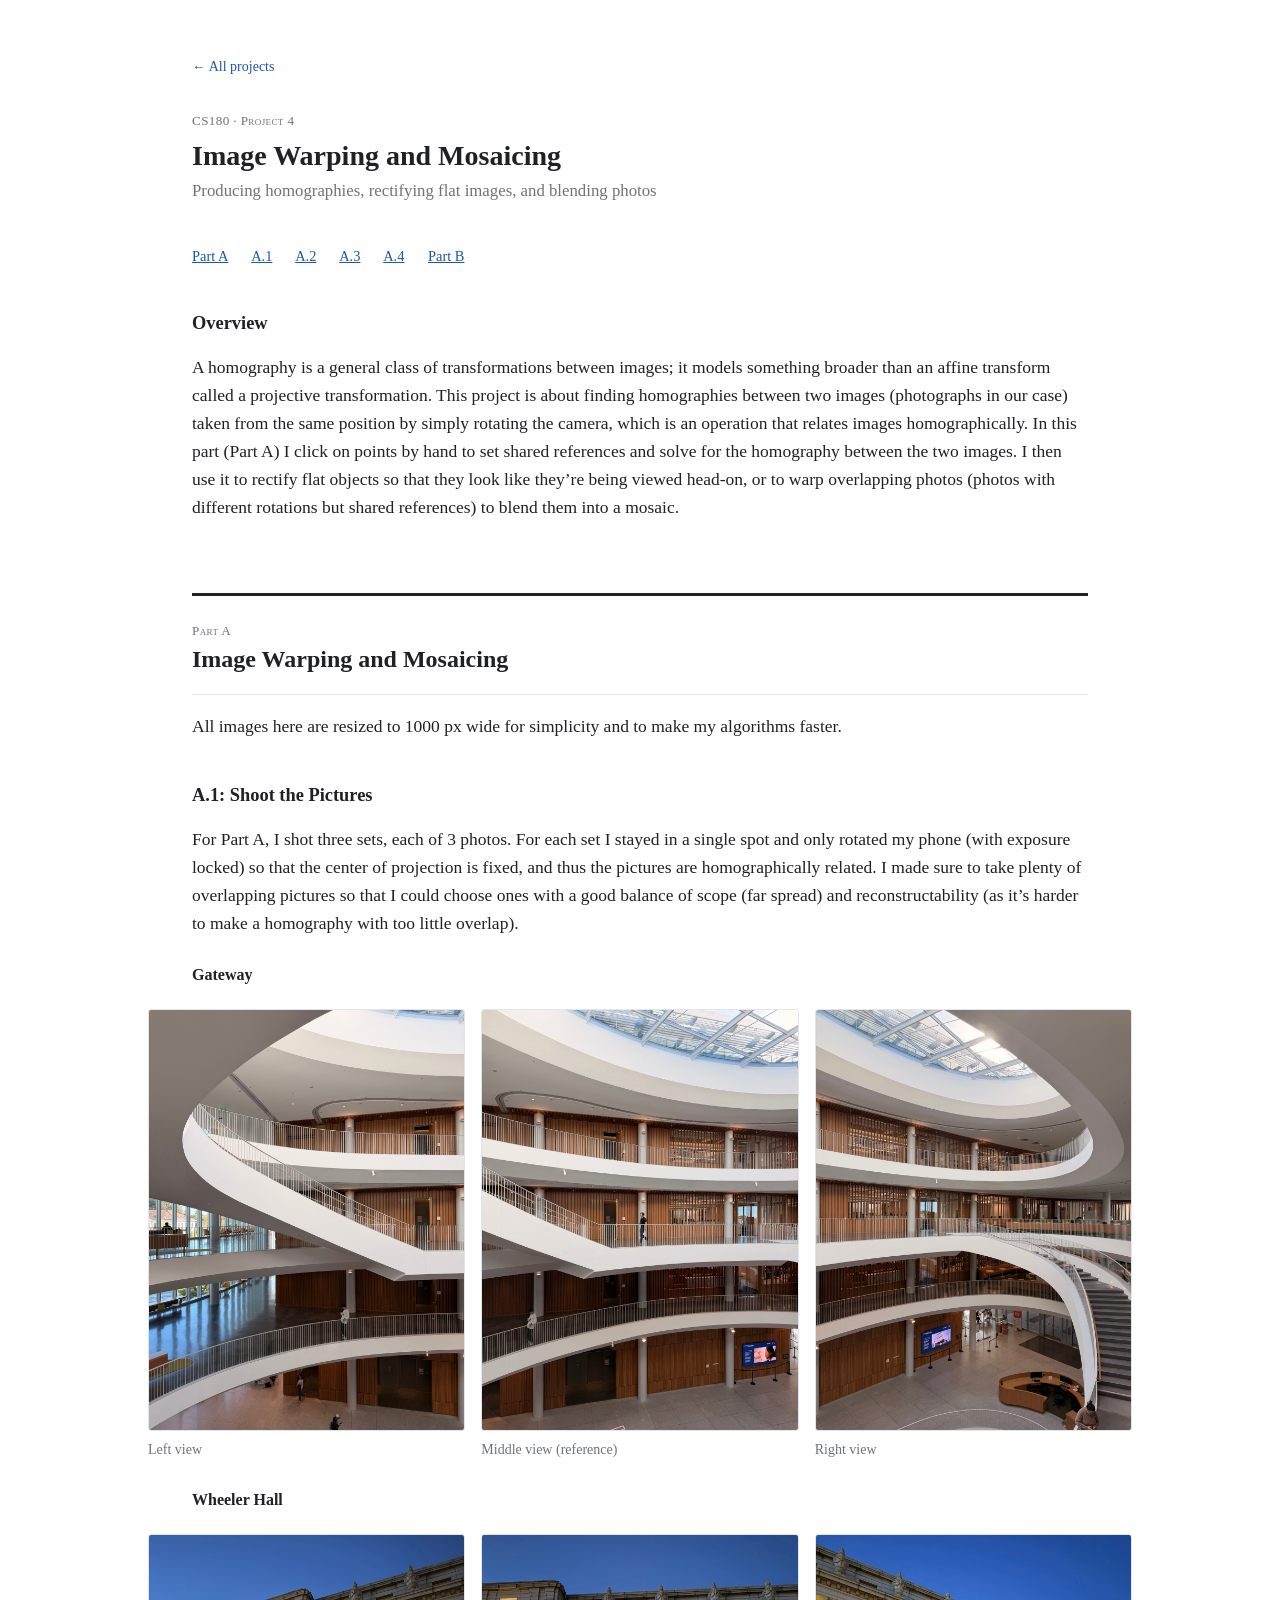
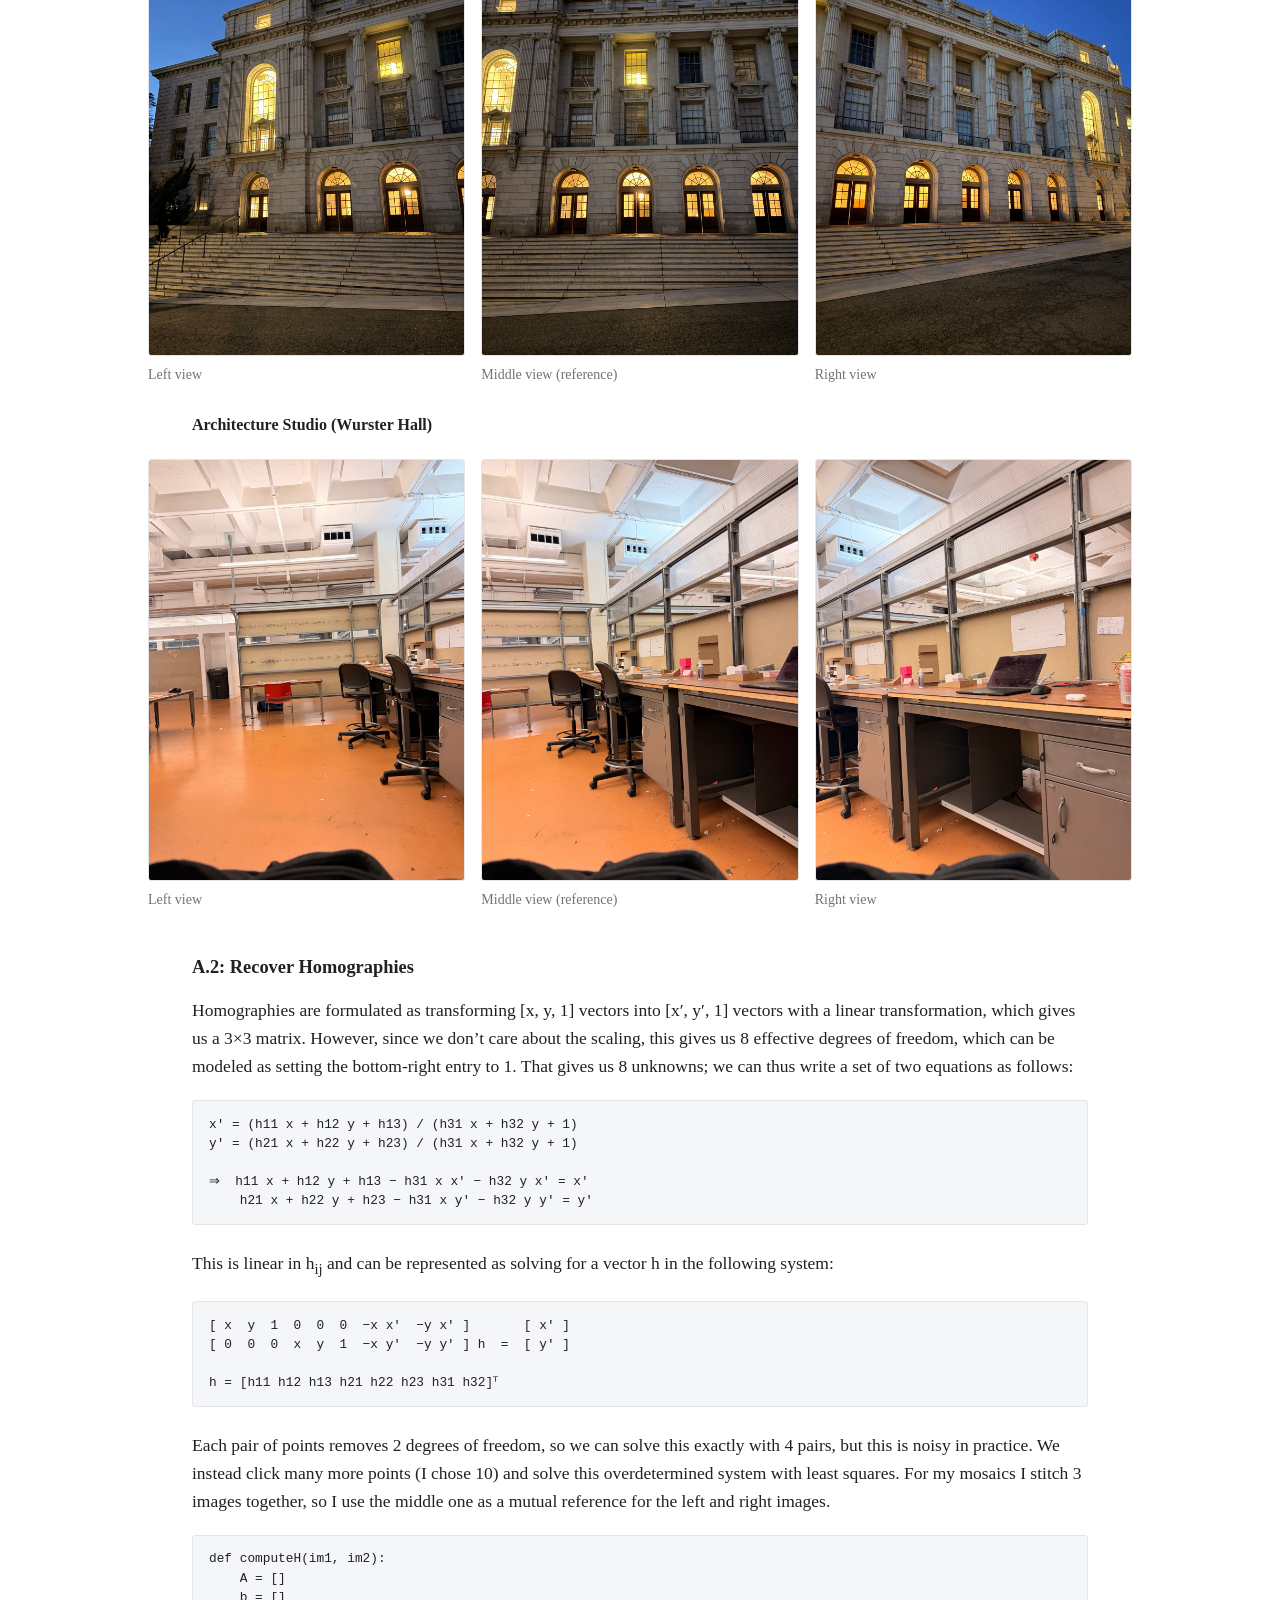
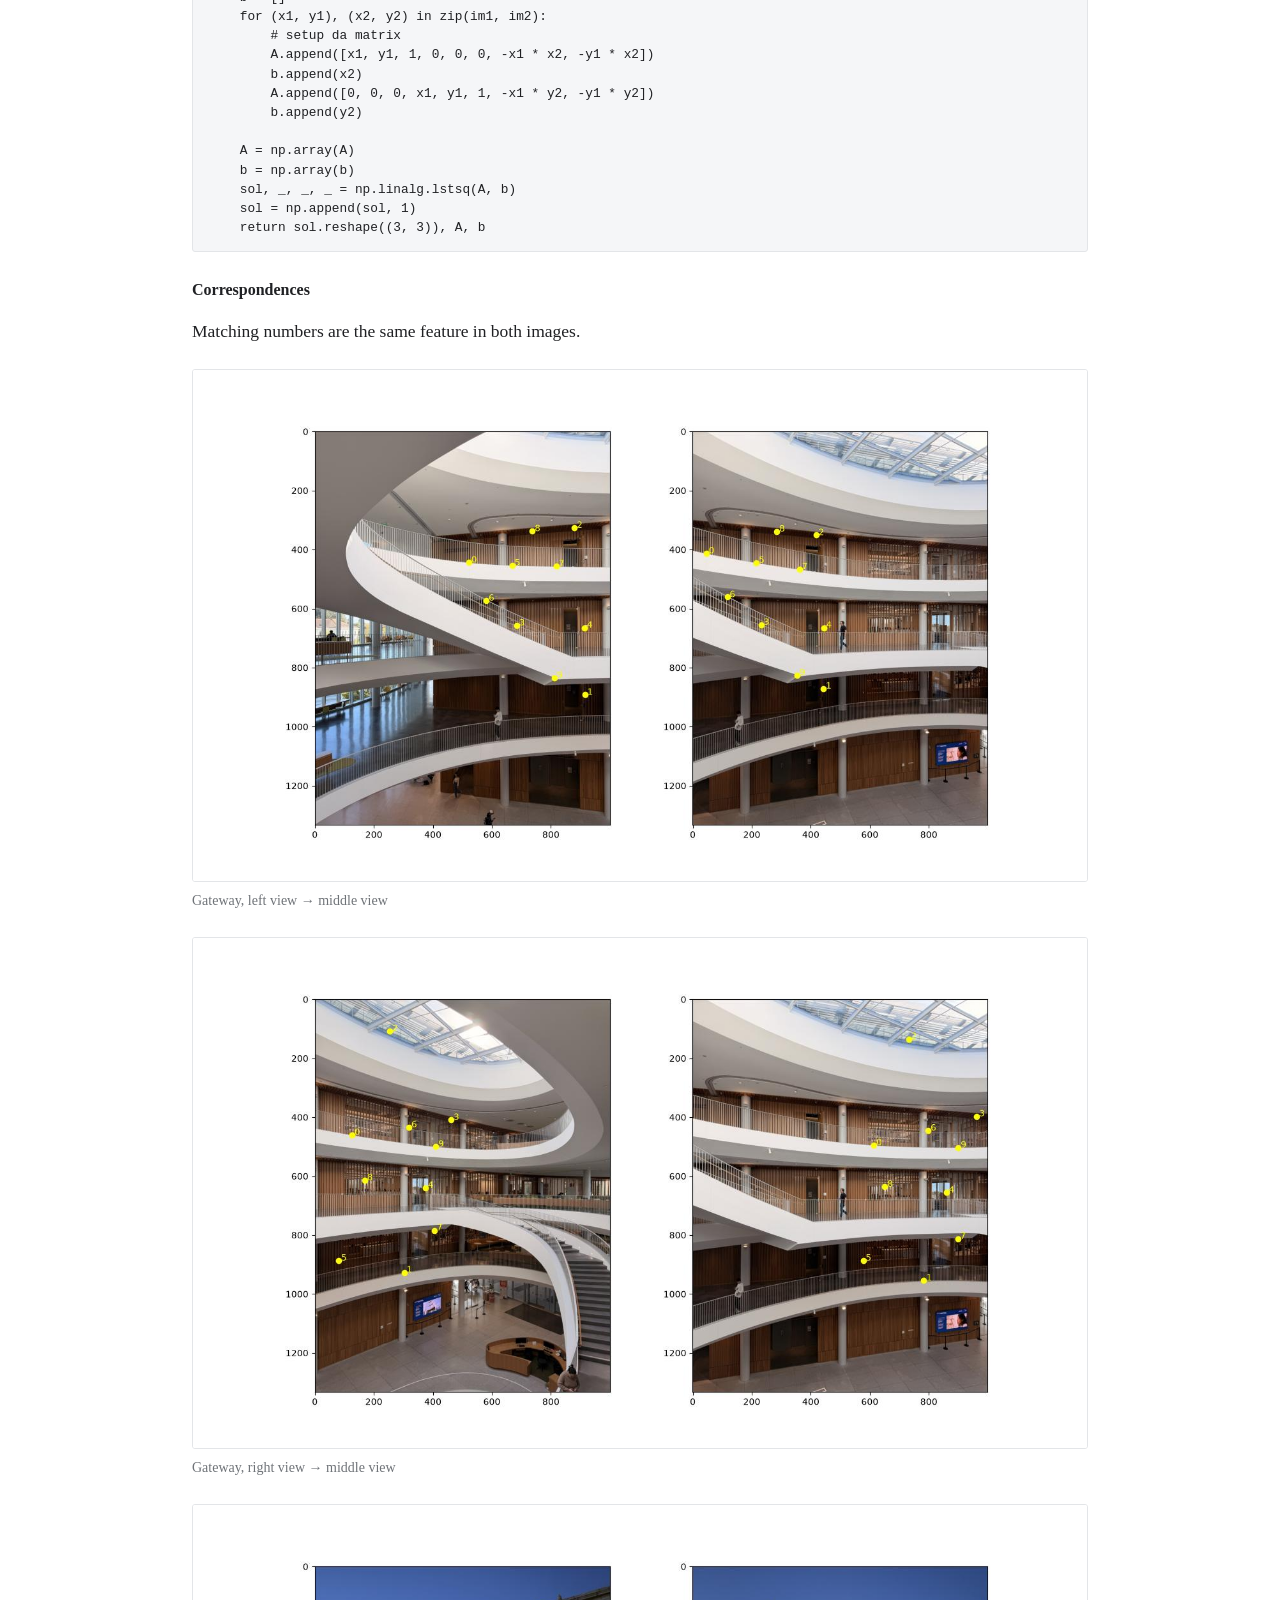
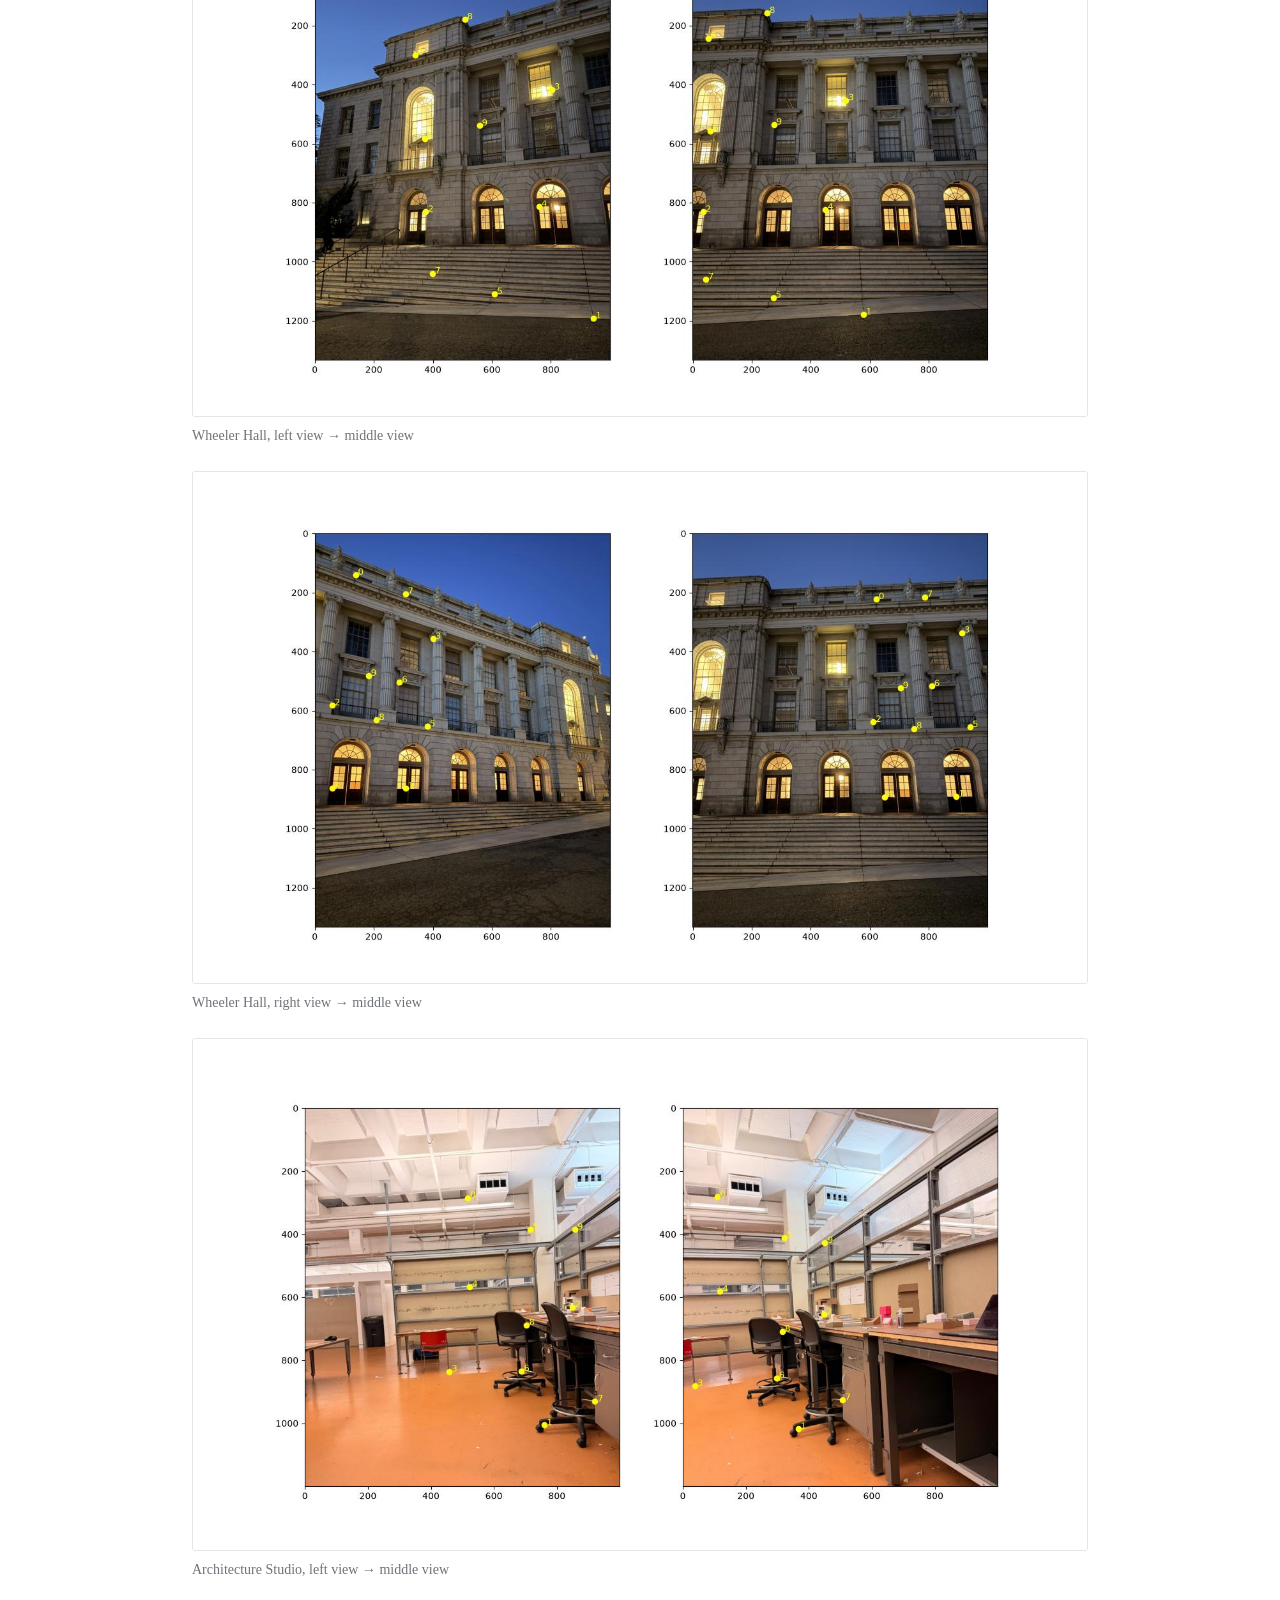
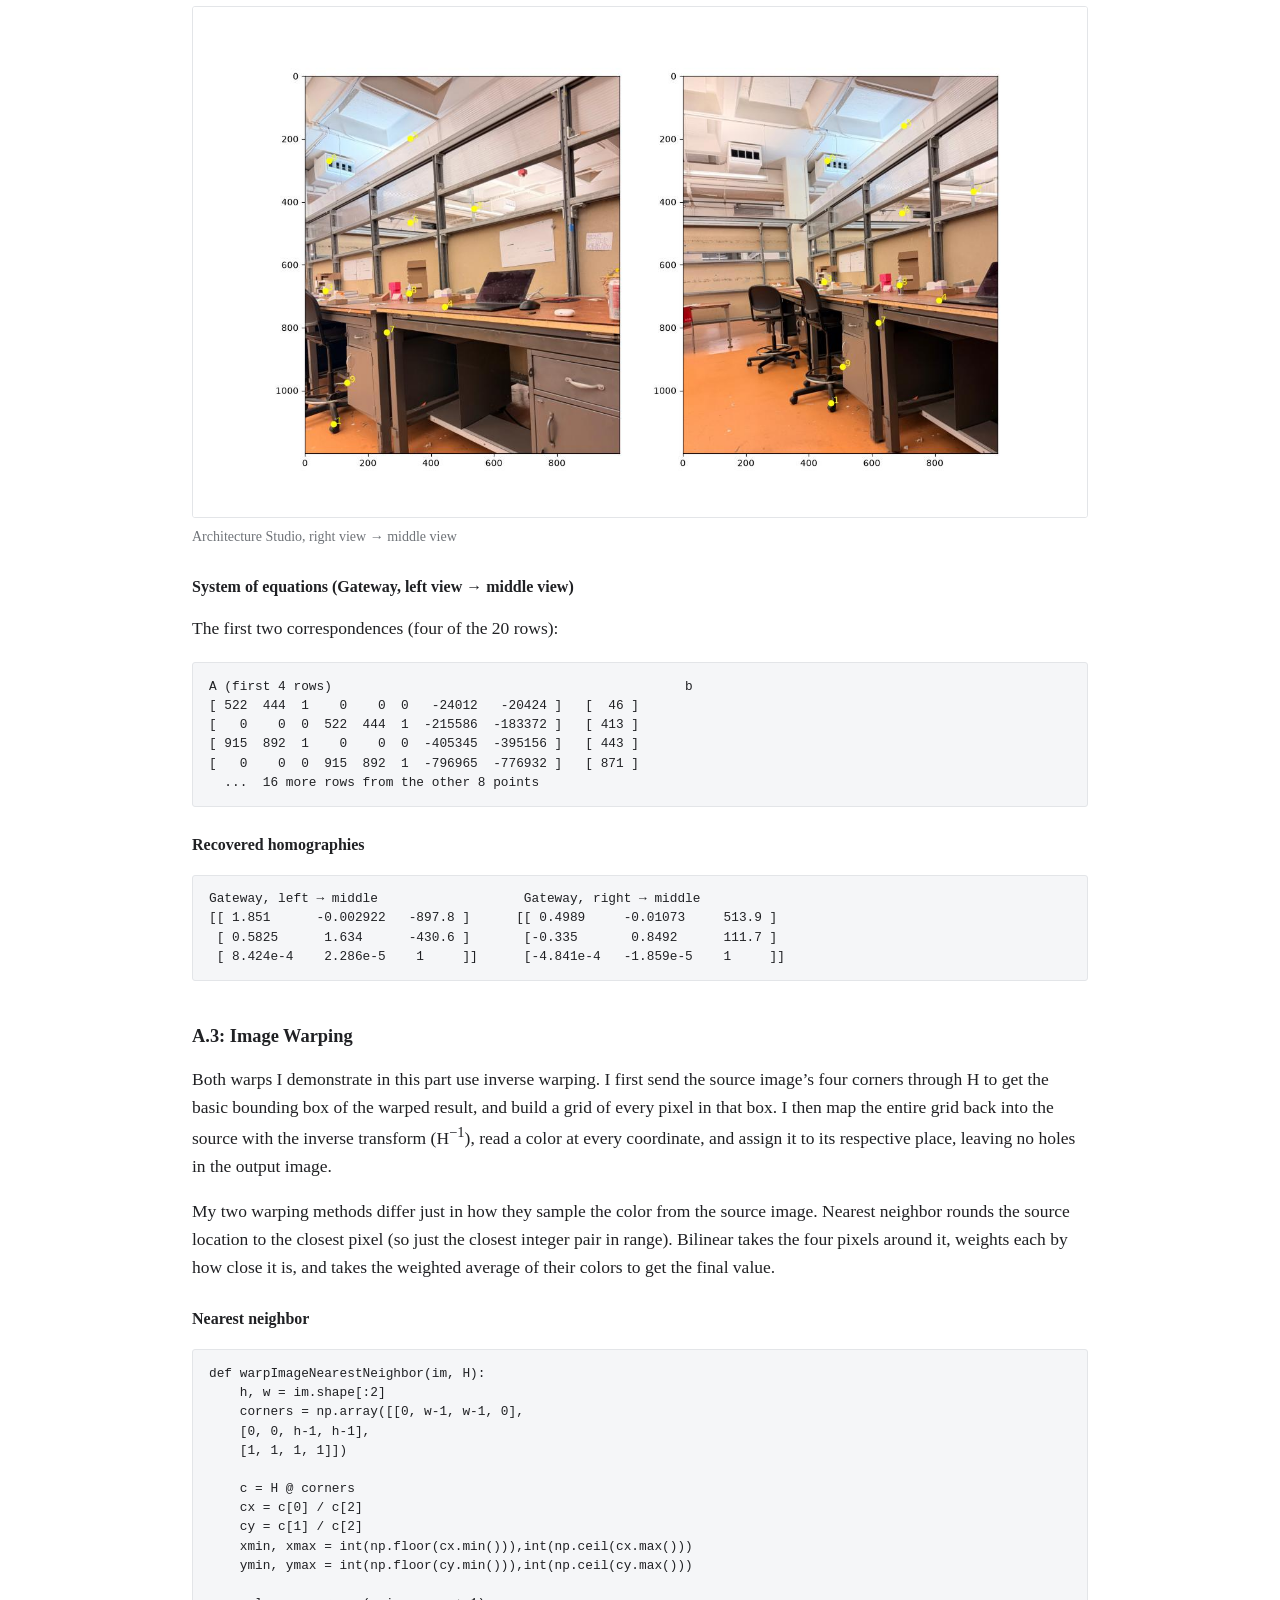
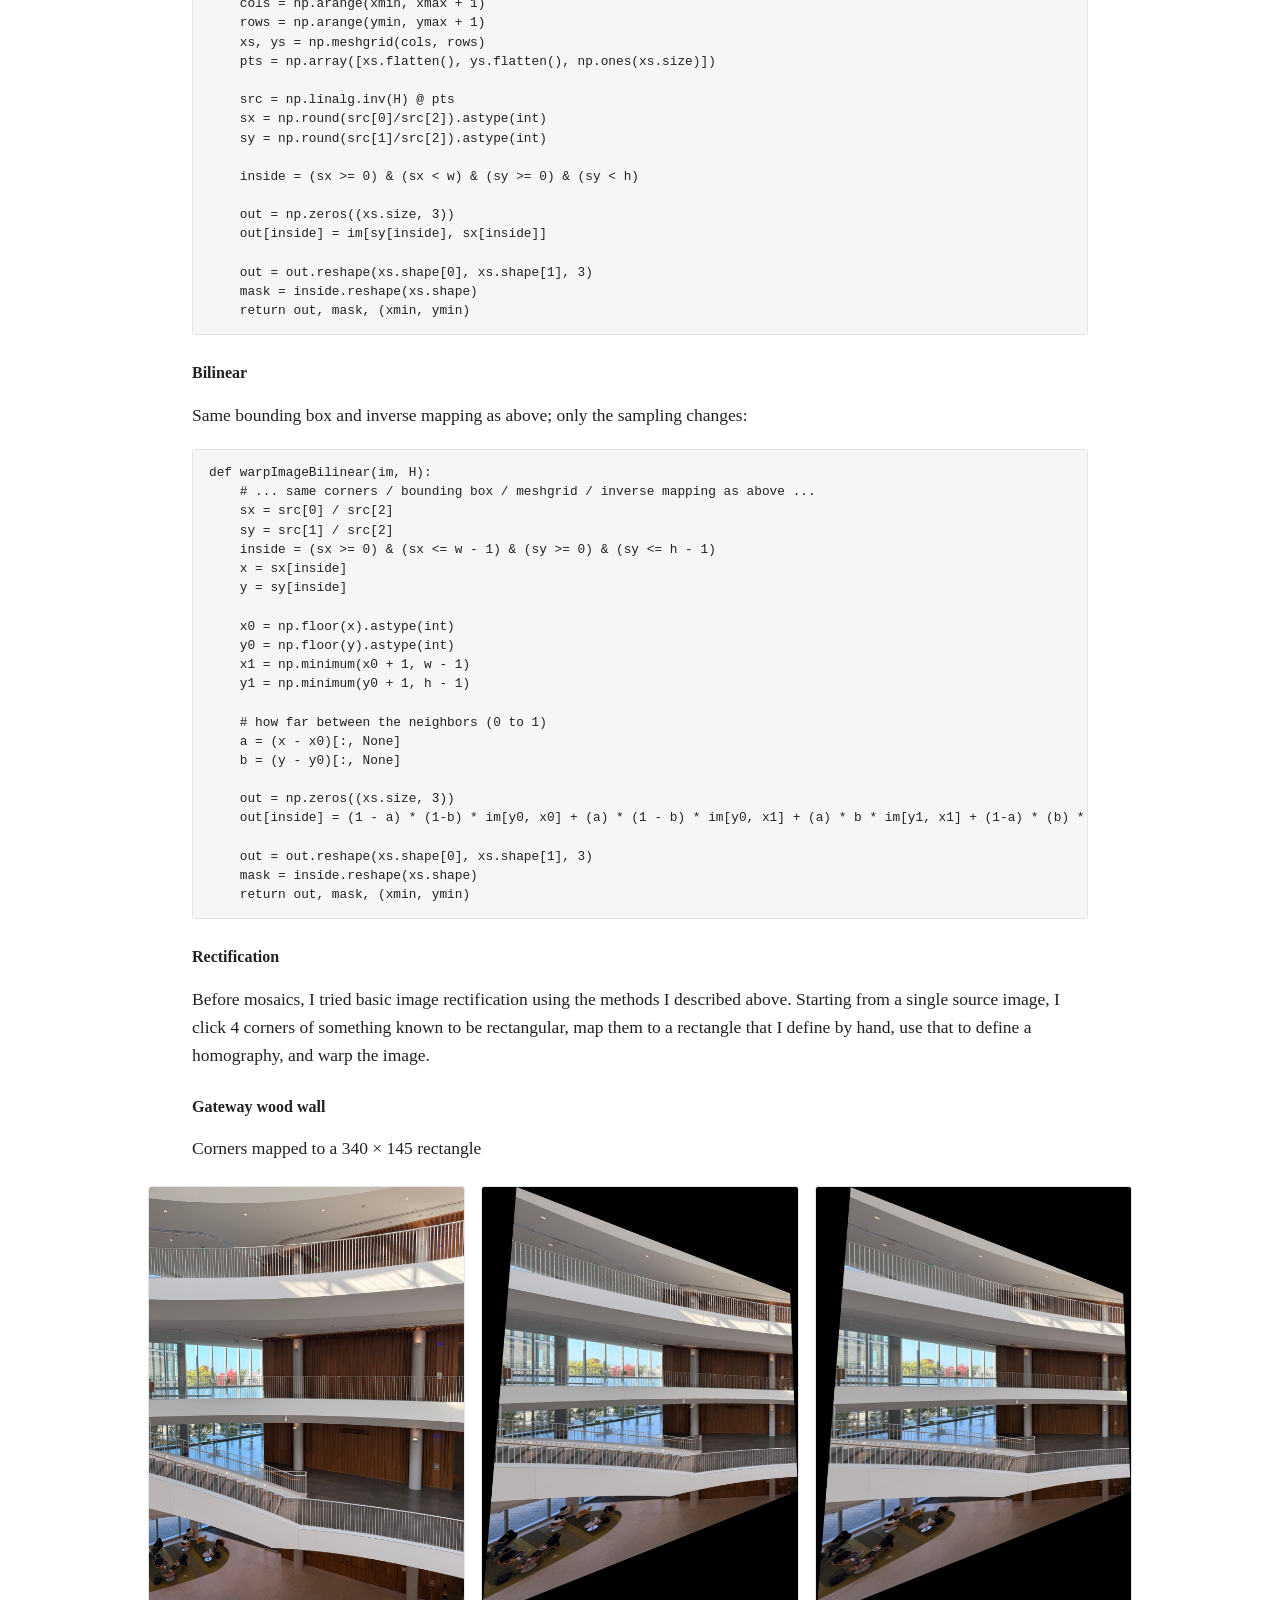
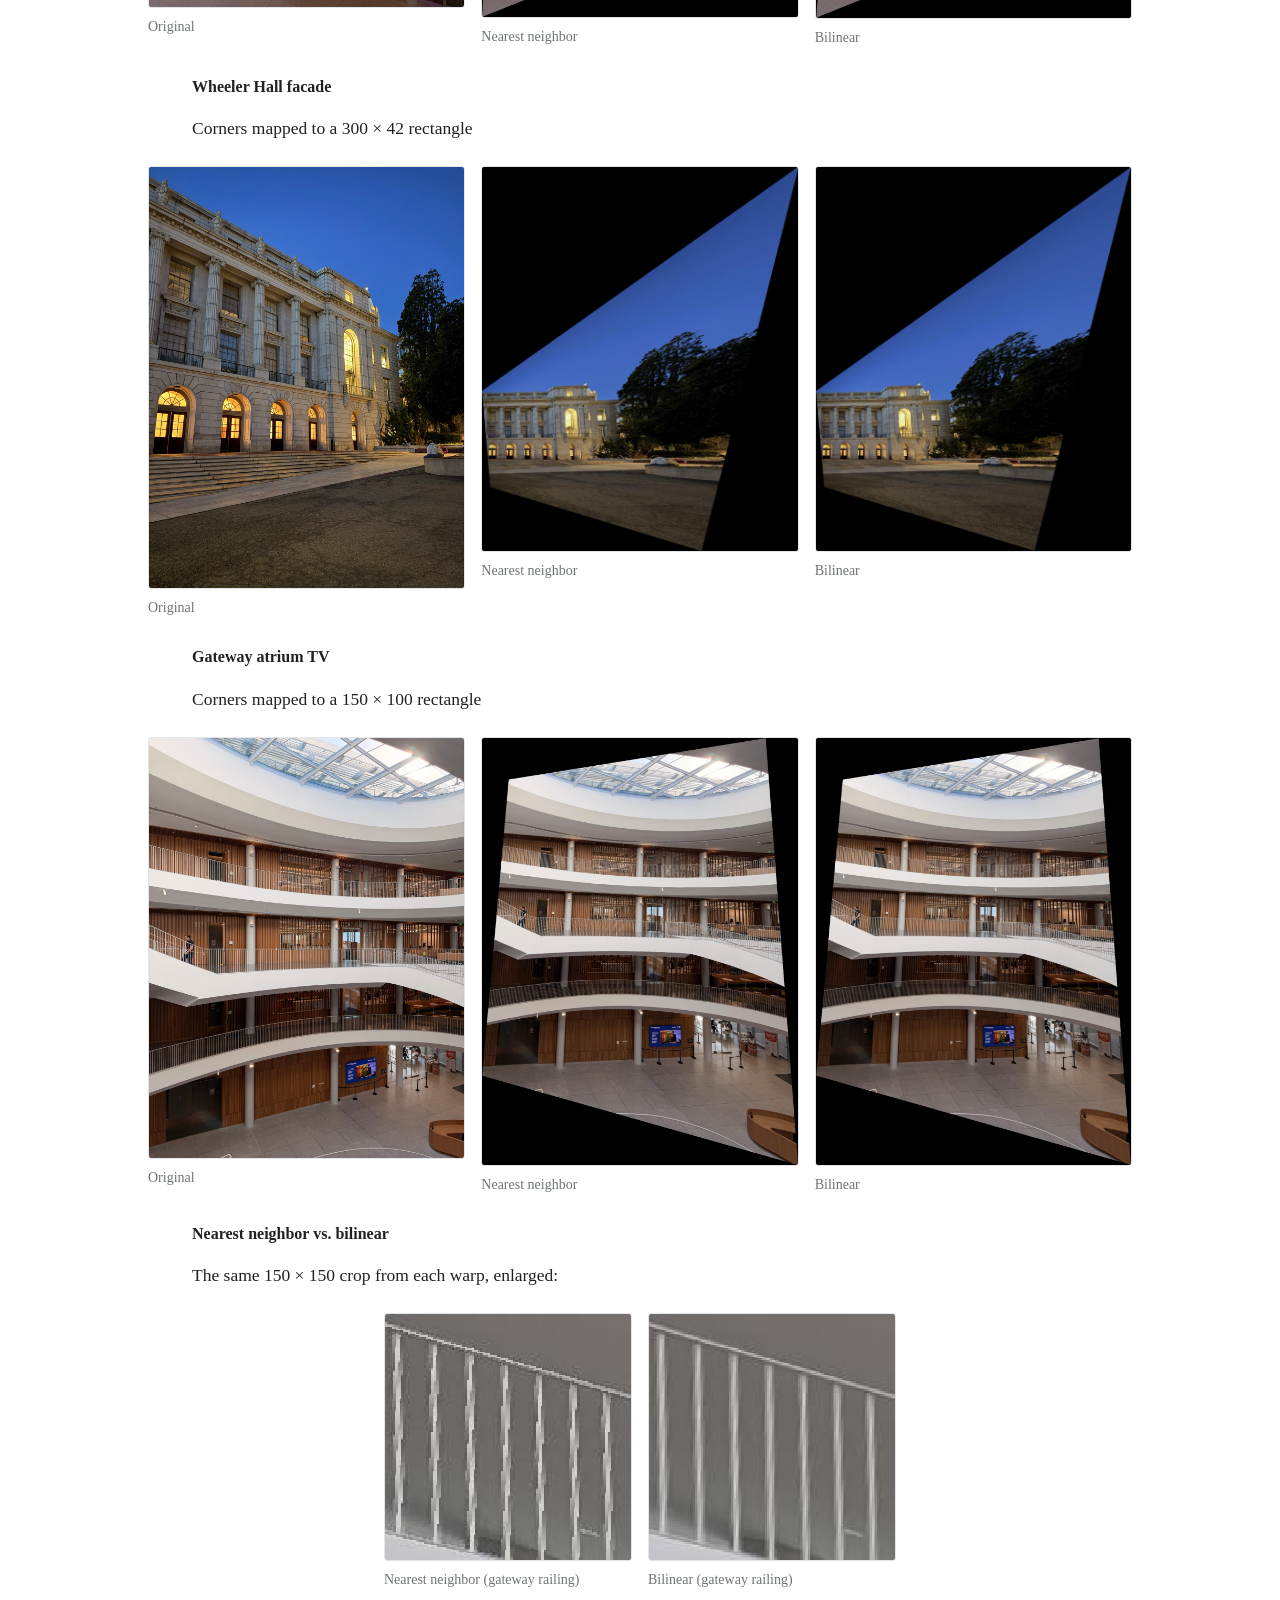
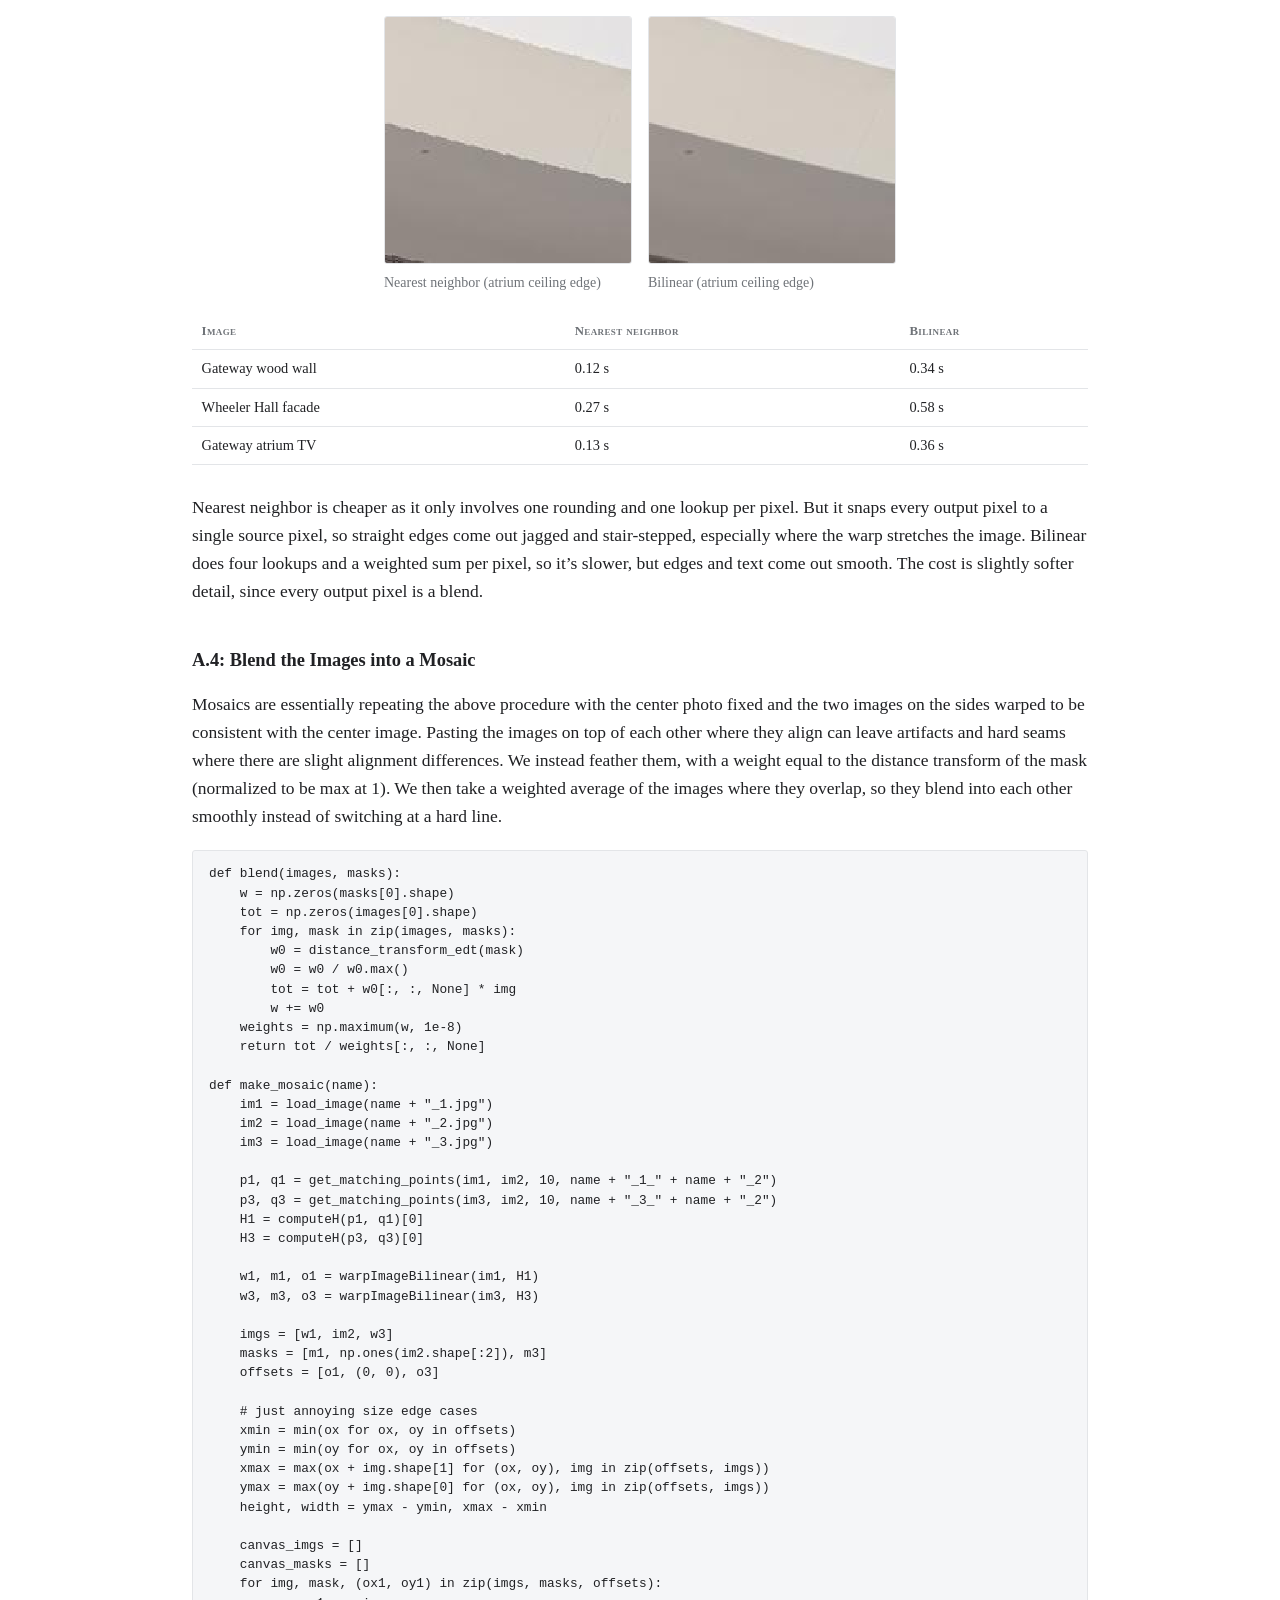
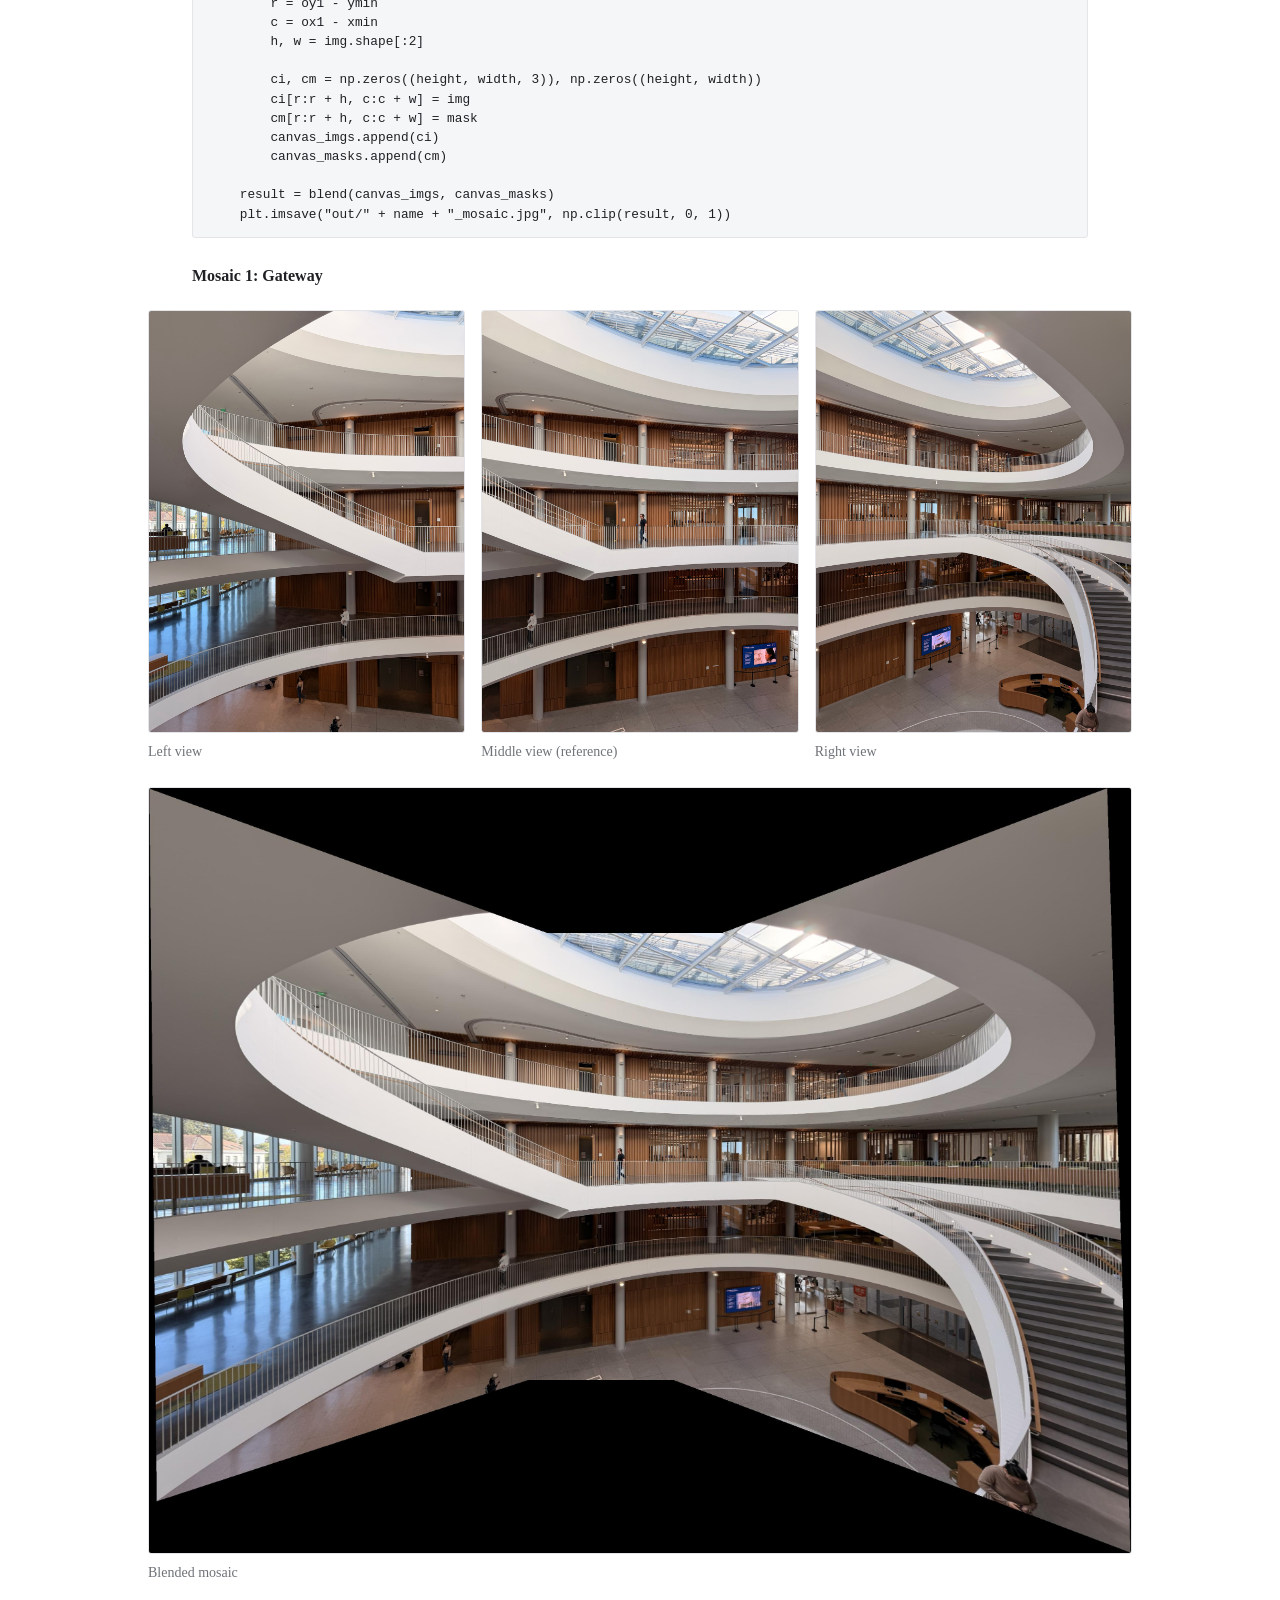
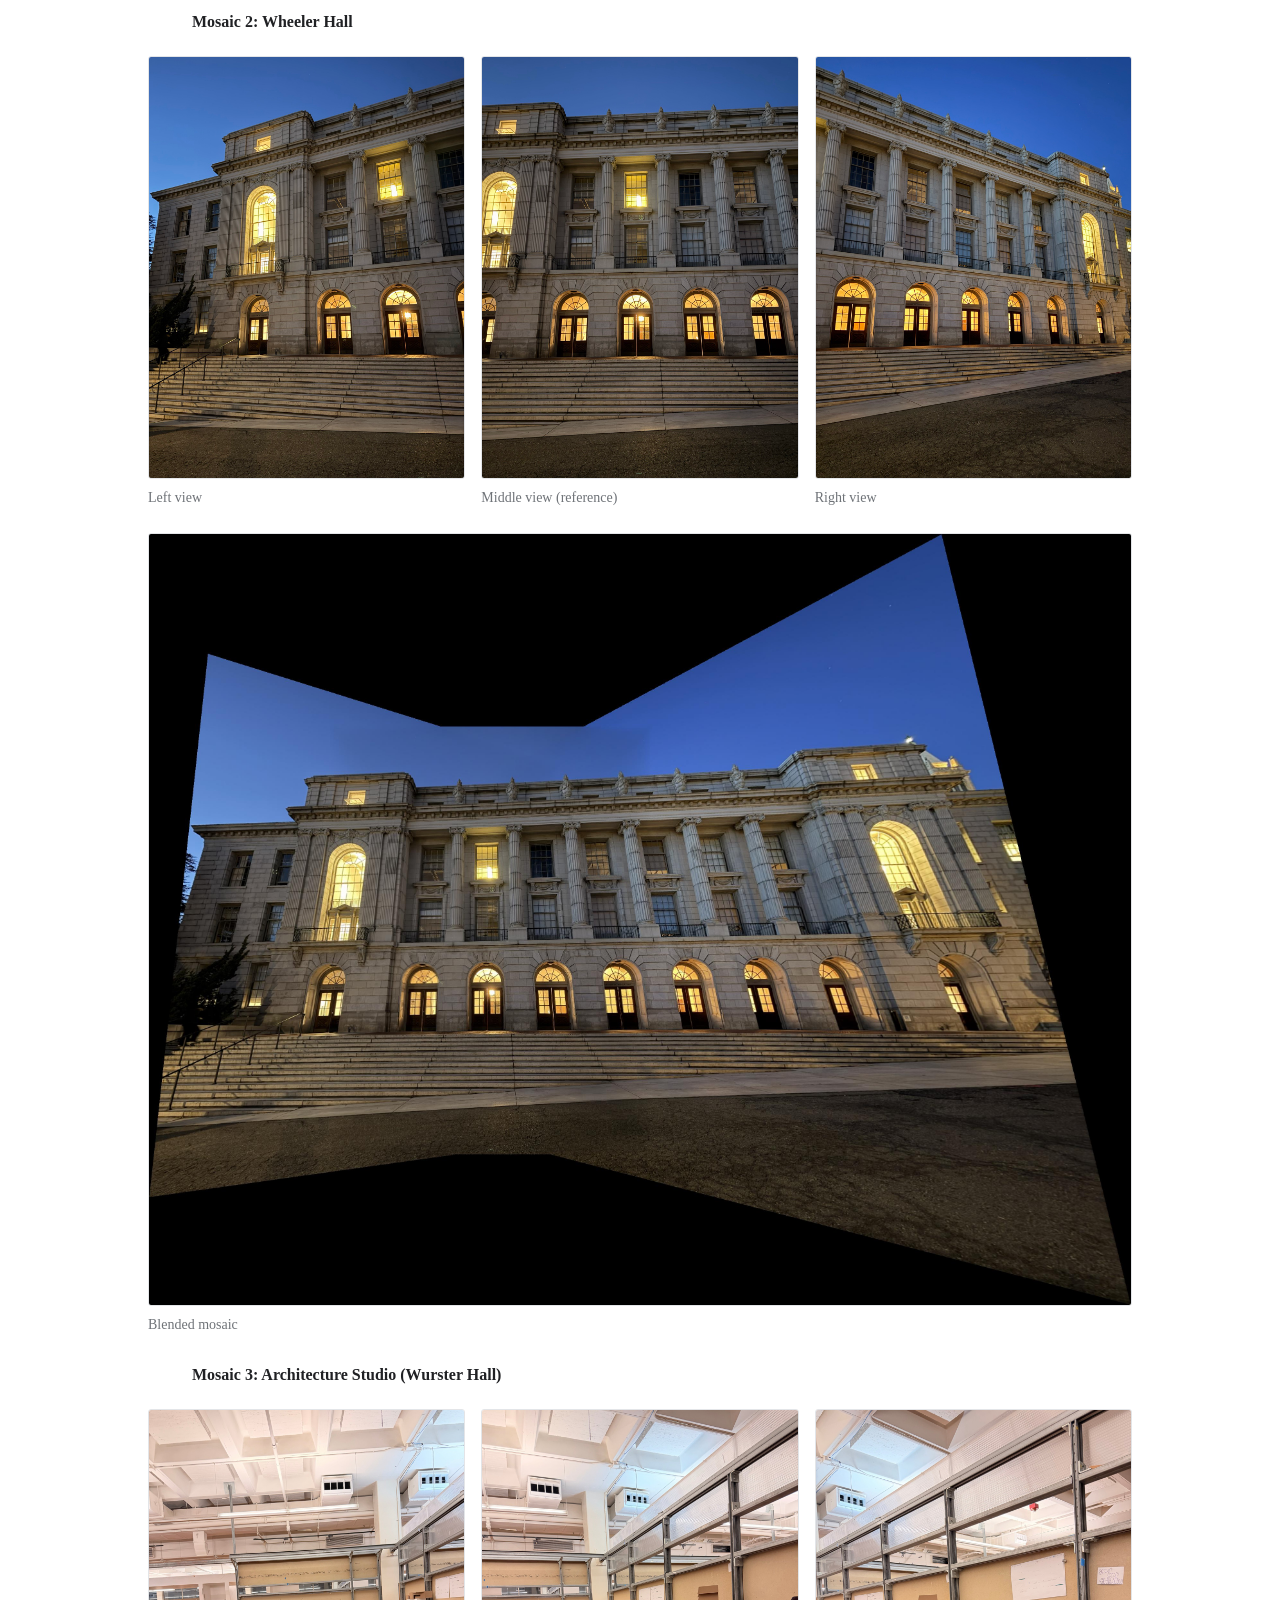
<file: proj4/index.html>
<!DOCTYPE html>
<html lang="en">
<head>
<meta charset="utf-8">
<meta name="viewport" content="width=device-width, initial-scale=1">
<title>Project 4 — Image Warping and Mosaicing | CS180</title>
<link rel="stylesheet" href="../assets/css/style.css?v=2">
<style>
  .wrap { max-width: 64rem; }
  .wrap > .back,
  .wrap > .meta,
  .wrap > h1,
  .wrap > p,
  .wrap > h2,
  .wrap > h3,
  .wrap > pre,
  .wrap > ul,
  .wrap > nav,
  table { max-width: 56rem; margin-inline: auto; }
  .wrap > .back { display: block; }

  /* Jump links to each part */
  .toc { font-size: 0.9rem; margin-bottom: 1rem; }
  .toc a { margin-right: 1.25rem; }

  /* Divider that opens each part */
  .part {
    max-width: 56rem;
    margin: 4.5rem auto 1rem;
    padding: 1.5rem 0 1.25rem;
    border-top: 3px solid var(--fg);
    border-bottom: 1px solid var(--rule);
  }
  .part .meta { margin: 0; }
  .part h2 { font-size: 1.5rem; margin: 0.2rem 0 0; }

  pre {
    overflow-x: auto;
    background: var(--hover);
    border: 1px solid var(--rule);
    border-radius: 3px;
    padding: 0.85rem 1rem;
    font-size: 0.8rem;
    line-height: 1.5;
    margin: 1.25rem auto 1.5rem;
  }
  code { font-family: ui-monospace, SFMono-Regular, Menlo, Consolas, monospace; }
  pre.todo { white-space: pre-wrap; }

  table {
    width: 100%;
    border-collapse: collapse;
    font-size: 0.9rem;
    margin: 1.25rem auto 1.75rem;
  }
  th, td {
    text-align: left;
    padding: 0.45rem 0.6rem;
    border-bottom: 1px solid var(--rule);
  }
  th {
    font-size: 0.8rem;
    letter-spacing: 0.03em;
    font-variant: small-caps;
    font-weight: 600;
    color: var(--muted);
  }
  td.num { font-variant-numeric: tabular-nums; }

  /* Fixed-column image grids; .grid from style.css only does one row */
  .gallery {
    display: grid;
    grid-template-columns: repeat(var(--cols, 3), 1fr);
    gap: 1rem;
    margin: 1.5rem auto 1.25rem;
  }
  .gallery > figure { margin: 0; min-width: 0; }
  .c2 { --cols: 2; max-width: 48rem; }
  .c3 { --cols: 3; }
  .c4 { --cols: 4; }
  .single { max-width: 32rem; --cols: 1; }
  .gallery .placeholder {
    flex-direction: column;
    padding: 0.5rem;
    text-align: center;
    line-height: 1.35;
    font-size: 0.75rem;
  }

  /* Wide panorama results */
  .pano { max-width: 64rem; --cols: 1; }
  .pano .placeholder { aspect-ratio: 5 / 2; }

  /* Suggested filename under a placeholder label */
  .file {
    display: block;
    margin-top: 0.25rem;
    font-style: normal;
    font-family: ui-monospace, SFMono-Regular, Menlo, Consolas, monospace;
    font-size: 0.7rem;
  }

  @media (max-width: 34rem) {
    .gallery { --cols: 2; }
    .single, .pano { --cols: 1; }
  }
  /* Side-by-side correspondence plots saved as one figure */
  .fig { max-width: 56rem; margin: 1.5rem auto; }
  .fig .placeholder { aspect-ratio: 7 / 4; }

  /* Small crops scaled up without smoothing */
  .pixel { max-width: 32rem; }
  .pixel img { image-rendering: pixelated; }
</style>
</head>
<body>
<div class="wrap">

  <a class="back" href="../index.html">&larr; All projects</a>

  <p class="meta">CS180 &middot; Project 4</p>
  <h1>Image Warping and Mosaicing</h1>
  <p class="subtitle">Producing homographies, rectifying flat images, and blending photos</p>

  <nav class="toc">
    <a href="#part-a">Part A</a>
    <a href="#a1">A.1</a>
    <a href="#a2">A.2</a>
    <a href="#a3">A.3</a>
    <a href="#a4">A.4</a>
    <a href="#part-b">Part B</a>
  </nav>

  <h2>Overview</h2>
  <p>
    A homography is a general class of transformations between images; it models something broader than an affine transform called a projective transformation. This project is about finding homographies between two images (photographs in our case) taken from the same position by simply rotating the camera, which is an operation that relates images homographically. In this part (Part A) I click on points by hand to set shared references and solve for the homography between the two images. I then use it to rectify flat objects so that they look like they&rsquo;re being viewed head-on, or to warp overlapping photos (photos with different rotations but shared references) to blend them into a mosaic.
  </p>


  <!-- ============================== PART A ============================== -->

  <header class="part" id="part-a">
    <p class="meta">Part A</p>
    <h2>Image Warping and Mosaicing</h2>
  </header>

  <p>
    All images here are resized to 1000 px wide for simplicity and to make my algorithms faster.
  </p>

  <h2 id="a1">A.1: Shoot the Pictures</h2>
  <p>
    For Part A, I shot three sets, each of 3 photos. For each set I stayed in a single spot and only rotated my phone (with exposure locked) so that the center of projection is fixed, and thus the pictures are homographically related. I made sure to take plenty of overlapping pictures so that I could choose ones with a good balance of scope (far spread) and reconstructability (as it&rsquo;s harder to make a homography with too little overlap).
  </p>

  <h3>Gateway</h3>
  <div class="gallery c3">
    <figure>
      <img src="../assets/proj4/gateway_1.jpg" alt="Gateway atrium, left shot">
      <figcaption>Left view</figcaption>
    </figure>
    <figure>
      <img src="../assets/proj4/gateway_2.jpg" alt="Gateway atrium, middle shot">
      <figcaption>Middle view (reference)</figcaption>
    </figure>
    <figure>
      <img src="../assets/proj4/gateway_3.jpg" alt="Gateway atrium, right shot">
      <figcaption>Right view</figcaption>
    </figure>
  </div>

  <h3>Wheeler Hall</h3>
  <div class="gallery c3">
    <figure>
      <img src="../assets/proj4/outdoor_1.jpg" alt="Wheeler Hall facade, left shot">
      <figcaption>Left view</figcaption>
    </figure>
    <figure>
      <img src="../assets/proj4/outdoor_2.jpg" alt="Wheeler Hall facade, middle shot">
      <figcaption>Middle view (reference)</figcaption>
    </figure>
    <figure>
      <img src="../assets/proj4/outdoor_3.jpg" alt="Wheeler Hall facade, right shot">
      <figcaption>Right view</figcaption>
    </figure>
  </div>

  <h3>Architecture Studio (Wurster Hall)</h3>
  <div class="gallery c3">
    <figure>
      <img src="../assets/proj4/studio_1.jpg" alt="Wurster Hall architecture studio, left shot">
      <figcaption>Left view</figcaption>
    </figure>
    <figure>
      <img src="../assets/proj4/studio_2.jpg" alt="Wurster Hall architecture studio, middle shot">
      <figcaption>Middle view (reference)</figcaption>
    </figure>
    <figure>
      <img src="../assets/proj4/studio_3.jpg" alt="Wurster Hall architecture studio, right shot">
      <figcaption>Right view</figcaption>
    </figure>
  </div>


  <h2 id="a2">A.2: Recover Homographies</h2>
  <p>
    Homographies are formulated as transforming [x, y, 1] vectors into [x&prime;, y&prime;, 1] vectors with a linear transformation, which gives us a 3&times;3 matrix. However, since we don&rsquo;t care about the scaling, this gives us 8 effective degrees of freedom, which can be modeled as setting the bottom-right entry to 1. That gives us 8 unknowns; we can thus write a set of two equations as follows:
  </p>
  <pre><code>x' = (h11 x + h12 y + h13) / (h31 x + h32 y + 1)
y' = (h21 x + h22 y + h23) / (h31 x + h32 y + 1)

&rArr;  h11 x + h12 y + h13 &minus; h31 x x' &minus; h32 y x' = x'
    h21 x + h22 y + h23 &minus; h31 x y' &minus; h32 y y' = y'</code></pre>
  <p>
    This is linear in h<sub>ij</sub> and can be represented as solving for a vector h in the following system:
  </p>
  <pre><code>[ x  y  1  0  0  0  &minus;x x'  &minus;y x' ]       [ x' ]
[ 0  0  0  x  y  1  &minus;x y'  &minus;y y' ] h  =  [ y' ]

h = [h11 h12 h13 h21 h22 h23 h31 h32]&#x1D40;</code></pre>
  <p>
    Each pair of points removes 2 degrees of freedom, so we can solve this exactly with 4 pairs, but this is noisy in practice. We instead click many more points (I chose 10) and solve this overdetermined system with least squares. For my mosaics I stitch 3 images together, so I use the middle one as a mutual reference for the left and right images.
  </p>

  <pre><code class="language-python">def computeH(im1, im2):
    A = []
    b = []
    for (x1, y1), (x2, y2) in zip(im1, im2):
        # setup da matrix
        A.append([x1, y1, 1, 0, 0, 0, -x1 * x2, -y1 * x2])
        b.append(x2)
        A.append([0, 0, 0, x1, y1, 1, -x1 * y2, -y1 * y2])
        b.append(y2)

    A = np.array(A)
    b = np.array(b)
    sol, _, _, _ = np.linalg.lstsq(A, b)
    sol = np.append(sol, 1)
    return sol.reshape((3, 3)), A, b</code></pre>

  <h3>Correspondences</h3>
  <p>Matching numbers are the same feature in both images.</p>
  <figure class="fig">
    <img src="../assets/proj4/gateway_1_gateway_2_points.jpg" alt="Gateway left and middle shots with 10 numbered matching points">
    <figcaption>Gateway, left view &rarr; middle view</figcaption>
  </figure>
  <figure class="fig">
    <img src="../assets/proj4/gateway_3_gateway_2_points.jpg" alt="Gateway right and middle shots with 10 numbered matching points">
    <figcaption>Gateway, right view &rarr; middle view</figcaption>
  </figure>
  <figure class="fig">
    <img src="../assets/proj4/outdoor_1_outdoor_2_points.jpg" alt="Wheeler Hall left and middle shots with 10 numbered matching points">
    <figcaption>Wheeler Hall, left view &rarr; middle view</figcaption>
  </figure>
  <figure class="fig">
    <img src="../assets/proj4/outdoor_3_outdoor_2_points.jpg" alt="Wheeler Hall right and middle shots with 10 numbered matching points">
    <figcaption>Wheeler Hall, right view &rarr; middle view</figcaption>
  </figure>
  <figure class="fig">
    <img src="../assets/proj4/studio_1_studio_2_points.jpg" alt="Architecture studio left and middle shots with 10 numbered matching points">
    <figcaption>Architecture Studio, left view &rarr; middle view</figcaption>
  </figure>
  <figure class="fig">
    <img src="../assets/proj4/studio_3_studio_2_points.jpg" alt="Architecture studio right and middle shots with 10 numbered matching points">
    <figcaption>Architecture Studio, right view &rarr; middle view</figcaption>
  </figure>

  <h3>System of equations (Gateway, left view &rarr; middle view)</h3>
  <p>The first two correspondences (four of the 20 rows):</p>
  <pre><code>A (first 4 rows)                                              b
[ 522  444  1    0    0  0   -24012   -20424 ]   [  46 ]
[   0    0  0  522  444  1  -215586  -183372 ]   [ 413 ]
[ 915  892  1    0    0  0  -405345  -395156 ]   [ 443 ]
[   0    0  0  915  892  1  -796965  -776932 ]   [ 871 ]
  ...  16 more rows from the other 8 points</code></pre>

  <h3>Recovered homographies</h3>
  <pre><code>Gateway, left &rarr; middle                   Gateway, right &rarr; middle
[[ 1.851      -0.002922   -897.8 ]      [[ 0.4989     -0.01073     513.9 ]
 [ 0.5825      1.634      -430.6 ]       [-0.335       0.8492      111.7 ]
 [ 8.424e-4    2.286e-5    1     ]]      [-4.841e-4   -1.859e-5    1     ]]</code></pre>


  <h2 id="a3">A.3: Image Warping</h2>
  <p>
    Both warps I demonstrate in this part use inverse warping. I first send the source image&rsquo;s four corners through H to get the basic bounding box of the warped result, and build a grid of every pixel in that box. I then map the entire grid back into the source with the inverse transform (H<sup>&minus;1</sup>), read a color at every coordinate, and assign it to its respective place, leaving no holes in the output image.
  </p>
  <p>
    My two warping methods differ just in how they sample the color from the source image. Nearest neighbor rounds the source location to the closest pixel (so just the closest integer pair in range). Bilinear takes the four pixels around it, weights each by how close it is, and takes the weighted average of their colors to get the final value.
  </p>

  <h3>Nearest neighbor</h3>
  <pre><code class="language-python">def warpImageNearestNeighbor(im, H):
    h, w = im.shape[:2]
    corners = np.array([[0, w-1, w-1, 0],
    [0, 0, h-1, h-1],
    [1, 1, 1, 1]])

    c = H @ corners
    cx = c[0] / c[2]
    cy = c[1] / c[2]
    xmin, xmax = int(np.floor(cx.min())),int(np.ceil(cx.max()))
    ymin, ymax = int(np.floor(cy.min())),int(np.ceil(cy.max()))

    cols = np.arange(xmin, xmax + 1)
    rows = np.arange(ymin, ymax + 1)
    xs, ys = np.meshgrid(cols, rows)
    pts = np.array([xs.flatten(), ys.flatten(), np.ones(xs.size)])

    src = np.linalg.inv(H) @ pts
    sx = np.round(src[0]/src[2]).astype(int)
    sy = np.round(src[1]/src[2]).astype(int)

    inside = (sx &gt;= 0) &amp; (sx &lt; w) &amp; (sy &gt;= 0) &amp; (sy &lt; h)

    out = np.zeros((xs.size, 3))
    out[inside] = im[sy[inside], sx[inside]]

    out = out.reshape(xs.shape[0], xs.shape[1], 3)
    mask = inside.reshape(xs.shape)
    return out, mask, (xmin, ymin)</code></pre>

  <h3>Bilinear</h3>
  <p>Same bounding box and inverse mapping as above; only the sampling changes:</p>
  <pre><code class="language-python">def warpImageBilinear(im, H):
    # ... same corners / bounding box / meshgrid / inverse mapping as above ...
    sx = src[0] / src[2]
    sy = src[1] / src[2]
    inside = (sx &gt;= 0) &amp; (sx &lt;= w - 1) &amp; (sy &gt;= 0) &amp; (sy &lt;= h - 1)
    x = sx[inside]
    y = sy[inside]

    x0 = np.floor(x).astype(int)
    y0 = np.floor(y).astype(int)
    x1 = np.minimum(x0 + 1, w - 1)
    y1 = np.minimum(y0 + 1, h - 1)

    # how far between the neighbors (0 to 1)
    a = (x - x0)[:, None]
    b = (y - y0)[:, None]

    out = np.zeros((xs.size, 3))
    out[inside] = (1 - a) * (1-b) * im[y0, x0] + (a) * (1 - b) * im[y0, x1] + (a) * b * im[y1, x1] + (1-a) * (b) * im[y1, x0]

    out = out.reshape(xs.shape[0], xs.shape[1], 3)
    mask = inside.reshape(xs.shape)
    return out, mask, (xmin, ymin)</code></pre>

  <h3>Rectification</h3>
  <p>
    Before mosaics, I tried basic image rectification using the methods I described above. Starting from a single source image, I click 4 corners of something known to be rectangular, map them to a rectangle that I define by hand, use that to define a homography, and warp the image.
  </p>

  <h3>Gateway wood wall</h3>
  <p>Corners mapped to a 340 &times; 145 rectangle</p>
  <div class="gallery c3">
    <figure>
      <img src="../assets/proj4/rect_window.jpg" alt="Gateway interior with a wood wall between two white columns, seen at an angle">
      <figcaption>Original</figcaption>
    </figure>
    <figure>
      <img src="../assets/proj4/rect_window_nn.jpg" alt="Gateway wood wall rectified to face the camera, nearest neighbor">
      <figcaption>Nearest neighbor</figcaption>
    </figure>
    <figure>
      <img src="../assets/proj4/rect_window_bil.jpg" alt="Gateway wood wall rectified to face the camera, bilinear">
      <figcaption>Bilinear</figcaption>
    </figure>
  </div>

  <h3>Wheeler Hall facade</h3>
  <p>Corners mapped to a 300 &times; 42 rectangle</p>
  <div class="gallery c3">
    <figure>
      <img src="../assets/proj4/rect_wheeler.jpg" alt="Wheeler Hall facade seen at an angle">
      <figcaption>Original</figcaption>
    </figure>
    <figure>
      <img src="../assets/proj4/rect_wheeler_nn.jpg" alt="Wheeler Hall facade rectified so the doors are equal and evenly spaced, nearest neighbor">
      <figcaption>Nearest neighbor</figcaption>
    </figure>
    <figure>
      <img src="../assets/proj4/rect_wheeler_bil.jpg" alt="Wheeler Hall facade rectified so the doors are equal and evenly spaced, bilinear">
      <figcaption>Bilinear</figcaption>
    </figure>
  </div>

  <h3>Gateway atrium TV</h3>
  <p>Corners mapped to a 150 &times; 100 rectangle</p>
  <div class="gallery c3">
    <figure>
      <img src="../assets/proj4/rect_lobby.jpg" alt="Gateway atrium with a TV at the bottom, seen at an angle">
      <figcaption>Original</figcaption>
    </figure>
    <figure>
      <img src="../assets/proj4/rect_lobby_nn.jpg" alt="Gateway atrium rectified so the TV faces the camera, nearest neighbor">
      <figcaption>Nearest neighbor</figcaption>
    </figure>
    <figure>
      <img src="../assets/proj4/rect_lobby_bil.jpg" alt="Gateway atrium rectified so the TV faces the camera, bilinear">
      <figcaption>Bilinear</figcaption>
    </figure>
  </div>

  <h3>Nearest neighbor vs. bilinear</h3>
  <p>The same 150 &times; 150 crop from each warp, enlarged:</p>
  <div class="gallery c2 pixel">
    <figure>
      <img src="../assets/proj4/rect_window_nn_crop.jpg" alt="Zoomed railing, nearest neighbor: jagged bars">
      <figcaption>Nearest neighbor (gateway railing)</figcaption>
    </figure>
    <figure>
      <img src="../assets/proj4/rect_window_bil_crop.jpg" alt="Zoomed railing, bilinear: smooth bars">
      <figcaption>Bilinear (gateway railing)</figcaption>
    </figure>
  </div>
  <div class="gallery c2 pixel">
    <figure>
      <img src="../assets/proj4/rect_lobby_nn_crop.jpg" alt="Zoomed ceiling edge, nearest neighbor: slightly jagged">
      <figcaption>Nearest neighbor (atrium ceiling edge)</figcaption>
    </figure>
    <figure>
      <img src="../assets/proj4/rect_lobby_bil_crop.jpg" alt="Zoomed ceiling edge, bilinear: smooth">
      <figcaption>Bilinear (atrium ceiling edge)</figcaption>
    </figure>
  </div>

  <table>
    <thead>
      <tr><th>Image</th><th>Nearest neighbor</th><th>Bilinear</th></tr>
    </thead>
    <tbody>
      <tr><td>Gateway wood wall</td><td class="num">0.12 s</td><td class="num">0.34 s</td></tr>
      <tr><td>Wheeler Hall facade</td><td class="num">0.27 s</td><td class="num">0.58 s</td></tr>
      <tr><td>Gateway atrium TV</td><td class="num">0.13 s</td><td class="num">0.36 s</td></tr>
    </tbody>
  </table>

  <p>
    Nearest neighbor is cheaper as it only involves one rounding and one lookup per pixel. But it snaps every output pixel to a single source pixel, so straight edges come out jagged and stair-stepped, especially where the warp stretches the image. Bilinear does four lookups and a weighted sum per pixel, so it&rsquo;s slower, but edges and text come out smooth. The cost is slightly softer detail, since every output pixel is a blend.
  </p>


  <h2 id="a4">A.4: Blend the Images into a Mosaic</h2>
  <p>
    Mosaics are essentially repeating the above procedure with the center photo fixed and the two images on the sides warped to be consistent with the center image. Pasting the images on top of each other where they align can leave artifacts and hard seams where there are slight alignment differences. We instead feather them, with a weight equal to the distance transform of the mask (normalized to be max at 1). We then take a weighted average of the images where they overlap, so they blend into each other smoothly instead of switching at a hard line.
  </p>

  <pre><code class="language-python">def blend(images, masks):
    w = np.zeros(masks[0].shape)
    tot = np.zeros(images[0].shape)
    for img, mask in zip(images, masks):
        w0 = distance_transform_edt(mask)
        w0 = w0 / w0.max()
        tot = tot + w0[:, :, None] * img
        w += w0
    weights = np.maximum(w, 1e-8)
    return tot / weights[:, :, None]

def make_mosaic(name):
    im1 = load_image(name + "_1.jpg")
    im2 = load_image(name + "_2.jpg")
    im3 = load_image(name + "_3.jpg")

    p1, q1 = get_matching_points(im1, im2, 10, name + "_1_" + name + "_2")
    p3, q3 = get_matching_points(im3, im2, 10, name + "_3_" + name + "_2")
    H1 = computeH(p1, q1)[0]
    H3 = computeH(p3, q3)[0]

    w1, m1, o1 = warpImageBilinear(im1, H1)
    w3, m3, o3 = warpImageBilinear(im3, H3)

    imgs = [w1, im2, w3]
    masks = [m1, np.ones(im2.shape[:2]), m3]
    offsets = [o1, (0, 0), o3]

    # just annoying size edge cases
    xmin = min(ox for ox, oy in offsets)
    ymin = min(oy for ox, oy in offsets)
    xmax = max(ox + img.shape[1] for (ox, oy), img in zip(offsets, imgs))
    ymax = max(oy + img.shape[0] for (ox, oy), img in zip(offsets, imgs))
    height, width = ymax - ymin, xmax - xmin

    canvas_imgs = []
    canvas_masks = []
    for img, mask, (ox1, oy1) in zip(imgs, masks, offsets):
        r = oy1 - ymin
        c = ox1 - xmin
        h, w = img.shape[:2]

        ci, cm = np.zeros((height, width, 3)), np.zeros((height, width))
        ci[r:r + h, c:c + w] = img
        cm[r:r + h, c:c + w] = mask
        canvas_imgs.append(ci)
        canvas_masks.append(cm)

    result = blend(canvas_imgs, canvas_masks)
    plt.imsave("out/" + name + "_mosaic.jpg", np.clip(result, 0, 1))</code></pre>

  <h3>Mosaic 1: Gateway</h3>
  <div class="gallery c3">
    <figure>
      <img src="../assets/proj4/gateway_1.jpg" alt="Gateway atrium, left shot">
      <figcaption>Left view</figcaption>
    </figure>
    <figure>
      <img src="../assets/proj4/gateway_2.jpg" alt="Gateway atrium, middle shot">
      <figcaption>Middle view (reference)</figcaption>
    </figure>
    <figure>
      <img src="../assets/proj4/gateway_3.jpg" alt="Gateway atrium, right shot">
      <figcaption>Right view</figcaption>
    </figure>
  </div>
  <div class="gallery pano">
    <figure>
      <img src="../assets/proj4/gateway_mosaic.jpg" alt="Mosaic of the Gateway atrium: balconies, staircase and skylight">
      <figcaption>Blended mosaic</figcaption>
    </figure>
  </div>

  <h3>Mosaic 2: Wheeler Hall</h3>
  <div class="gallery c3">
    <figure>
      <img src="../assets/proj4/outdoor_1.jpg" alt="Wheeler Hall facade, left shot">
      <figcaption>Left view</figcaption>
    </figure>
    <figure>
      <img src="../assets/proj4/outdoor_2.jpg" alt="Wheeler Hall facade, middle shot">
      <figcaption>Middle view (reference)</figcaption>
    </figure>
    <figure>
      <img src="../assets/proj4/outdoor_3.jpg" alt="Wheeler Hall facade, right shot">
      <figcaption>Right view</figcaption>
    </figure>
  </div>
  <div class="gallery pano">
    <figure>
      <img src="../assets/proj4/outdoor_mosaic.jpg" alt="Mosaic of the full Wheeler Hall facade at dusk">
      <figcaption>Blended mosaic</figcaption>
    </figure>
  </div>

  <h3>Mosaic 3: Architecture Studio (Wurster Hall)</h3>
  <div class="gallery c3">
    <figure>
      <img src="../assets/proj4/studio_1.jpg" alt="Wurster Hall architecture studio, left shot">
      <figcaption>Left view</figcaption>
    </figure>
    <figure>
      <img src="../assets/proj4/studio_2.jpg" alt="Wurster Hall architecture studio, middle shot">
      <figcaption>Middle view (reference)</figcaption>
    </figure>
    <figure>
      <img src="../assets/proj4/studio_3.jpg" alt="Wurster Hall architecture studio, right shot">
      <figcaption>Right view</figcaption>
    </figure>
  </div>
  <div class="gallery pano">
    <figure>
      <img src="../assets/proj4/studio_mosaic.jpg" alt="Mosaic of the Wurster Hall architecture studio with desks and windows">
      <figcaption>Blended mosaic</figcaption>
    </figure>
  </div>



  <!-- ============================== PART B ============================== -->

  <header class="part" id="part-b">
    <p class="meta">Part B</p>
    <h2>Part B title</h2>
  </header>

  <p class="todo">Coming in Part B.</p>

  <footer>
    <p>Deepinder Mann &middot; CS180: Intro to Computer Vision and Computational Photography &middot; Fall 2026</p>
  </footer>

</div>
</body>
</html>
</file>
<file: assets/css/style.css>
/* CS180 project site — shared styles */

:root {
  --bg: #ffffff;
  --fg: #202124;
  --muted: #6f7378;
  --rule: #e3e5e8;
  --hover: #f5f6f8;
  --link: #1a56b0;
  --max: 42rem;
  --serif: Charter, "Bitstream Charter", "Sitka Text", Cambria, Georgia, serif;
}

* { box-sizing: border-box; }

html { -webkit-text-size-adjust: 100%; }

body {
  margin: 0;
  background: var(--bg);
  color: var(--fg);
  font: 17.5px/1.6 var(--serif);
}

.wrap {
  max-width: var(--max);
  margin: 0 auto;
  padding: 3.5rem 1.25rem 5rem;
}

a { color: var(--link); }
a:hover { text-decoration: none; }

h1, h2, h3 { line-height: 1.25; font-weight: 700; }

h1 { font-size: 1.75rem; margin: 0 0 0.35rem; }
h2 { font-size: 1.15rem; margin: 2.75rem 0 0.75rem; }
h3 { font-size: 1rem; margin: 1.75rem 0 0.5rem; }

.subtitle {
  color: var(--muted);
  margin: 0 0 2.5rem;
  font-size: 1.05rem;
}

.meta {
  font-size: 0.82rem;
  letter-spacing: 0.03em;
  font-variant: small-caps;
  color: var(--muted);
  margin: 0 0 0.4rem;
}

.back {
  display: inline-block;
  margin-bottom: 2rem;
  font-size: 0.875rem;
  text-decoration: none;
}
.back:hover { text-decoration: underline; }

hr {
  border: 0;
  border-top: 1px solid var(--rule);
  margin: 2.5rem 0;
}

/* Project index list */
.projects { list-style: none; padding: 0; margin: 0; }

.projects li { border-top: 1px solid var(--rule); }
.projects li:last-child { border-bottom: 1px solid var(--rule); }

.projects a {
  display: flex;
  gap: 1rem;
  align-items: baseline;
  padding: 1.1rem 0.5rem;
  text-decoration: none;
  color: inherit;
}
.projects a:hover { background: var(--hover); }

.projects .num {
  font-size: 0.8rem;
  color: var(--muted);
  min-width: 4.5rem;
}

.projects .name { font-weight: 600; color: var(--link); }
.projects .desc {
  display: block;
  font-weight: 400;
  color: var(--muted);
  font-size: 0.95rem;
}

/* Figures */
figure { margin: 1.5rem 0; }

figure img,
.grid img {
  width: 100%;
  height: auto;
  display: block;
  border: 1px solid var(--rule);
  border-radius: 3px;
}

figcaption {
  font-size: 0.875rem;
  color: var(--muted);
  margin-top: 0.5rem;
}

.grid {
  display: grid;
  grid-auto-flow: column;
  grid-auto-columns: 1fr;
  gap: 1rem;
}
.grid > * { min-width: 0; }

/* Stack on narrow screens, where a row of three would be unreadable */
@media (max-width: 34rem) {
  .grid {
    grid-auto-flow: row;
    grid-auto-columns: auto;
  }
}

/* Placeholder box for un-filled figures */
.placeholder {
  display: flex;
  align-items: center;
  justify-content: center;
  aspect-ratio: 4 / 3;
  border: 1px dashed var(--rule);
  border-radius: 3px;
  color: var(--muted);
  font-size: 0.85rem;
  font-style: italic;
}

.todo { color: var(--muted); font-style: italic; }

footer {
  margin-top: 4rem;
  padding-top: 1.25rem;
  border-top: 1px solid var(--rule);
  font-size: 0.85rem;
  color: var(--muted);
}

@media print {
  .back { display: none; }
}
</file>
